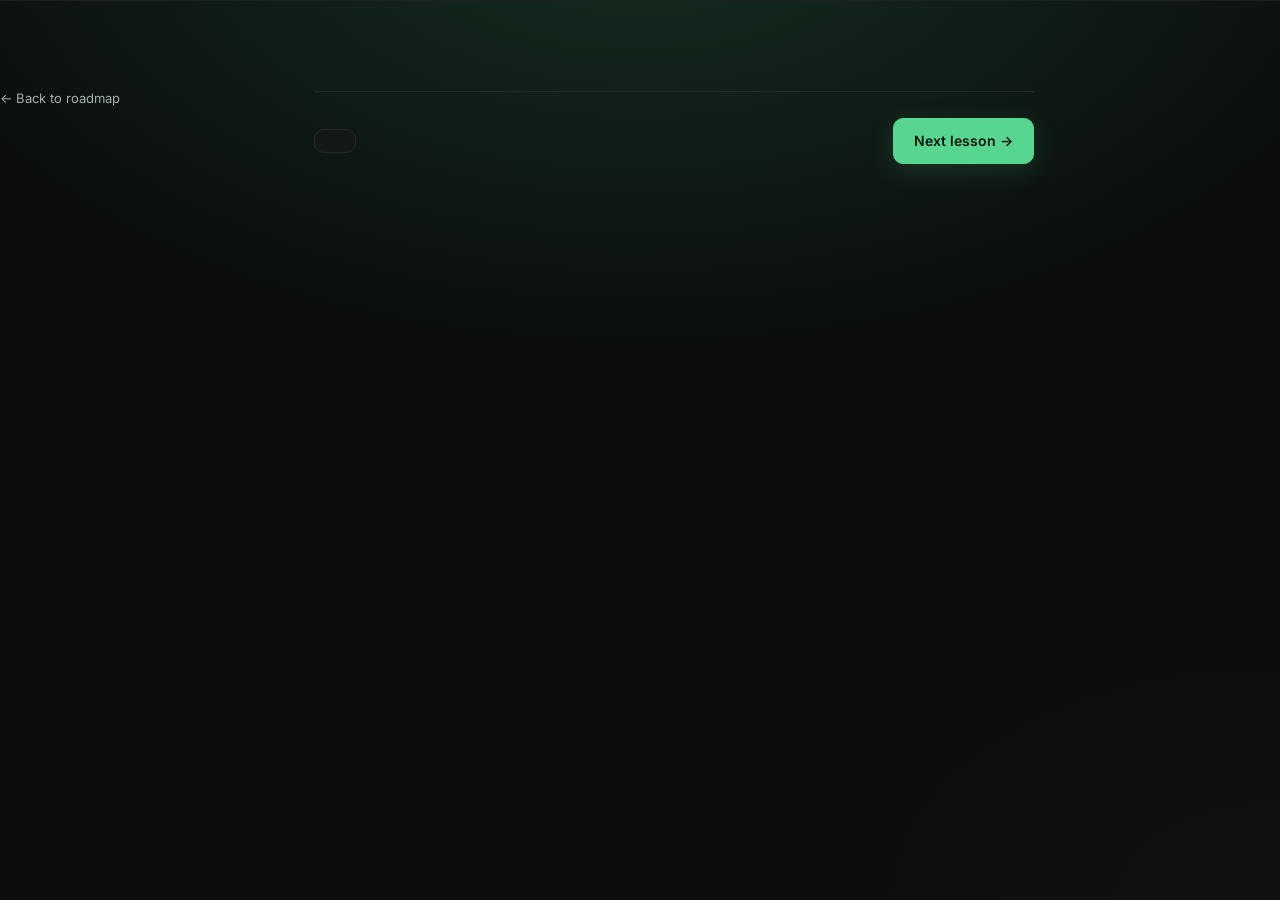
<file: lesson.html>
<!DOCTYPE html>
<html lang="en">
<head>
<meta charset="utf-8">
<meta name="viewport" content="width=device-width, initial-scale=1">
<title>Lesson — Cybersprouts</title>
<link rel="preconnect" href="https://fonts.googleapis.com">
<link rel="preconnect" href="https://fonts.gstatic.com" crossorigin>
<link href="https://fonts.googleapis.com/css2?family=Inter:wght@400;500;600;700&family=JetBrains+Mono:wght@400;500&display=swap" rel="stylesheet">
<link rel="stylesheet" href="assets/css/styles.css">
</head>
<body>
<header id="header"></header>

<main class="wrap lesson-layout">
  <aside class="lesson-nav">
    <a class="back" href="roadmap.html">← Back to roadmap</a>
    <h2 id="mod-title"></h2>
    <div class="modmeta" id="mod-meta"></div>
    <ul class="toc" id="toc"></ul>
  </aside>

  <article class="lesson">
    <div class="crumbs" id="crumbs"></div>
    <h1 id="lesson-title"></h1>
    <div class="lesson-meta" id="lesson-pills"></div>
    <p class="lesson-summary" id="lesson-summary"></p>
    <div class="lesson-body" id="lesson-body"></div>

    <div class="lesson-foot">
      <button class="btn" id="complete-btn"></button>
      <a class="btn btn-primary" id="next-btn">Next lesson →</a>
    </div>
  </article>
</main>

<footer id="footer"></footer>

<script src="assets/js/data.js"></script>
<script src="assets/js/app.js"></script>
<script src="assets/js/lesson.js"></script>
</body>
</html>
</file>
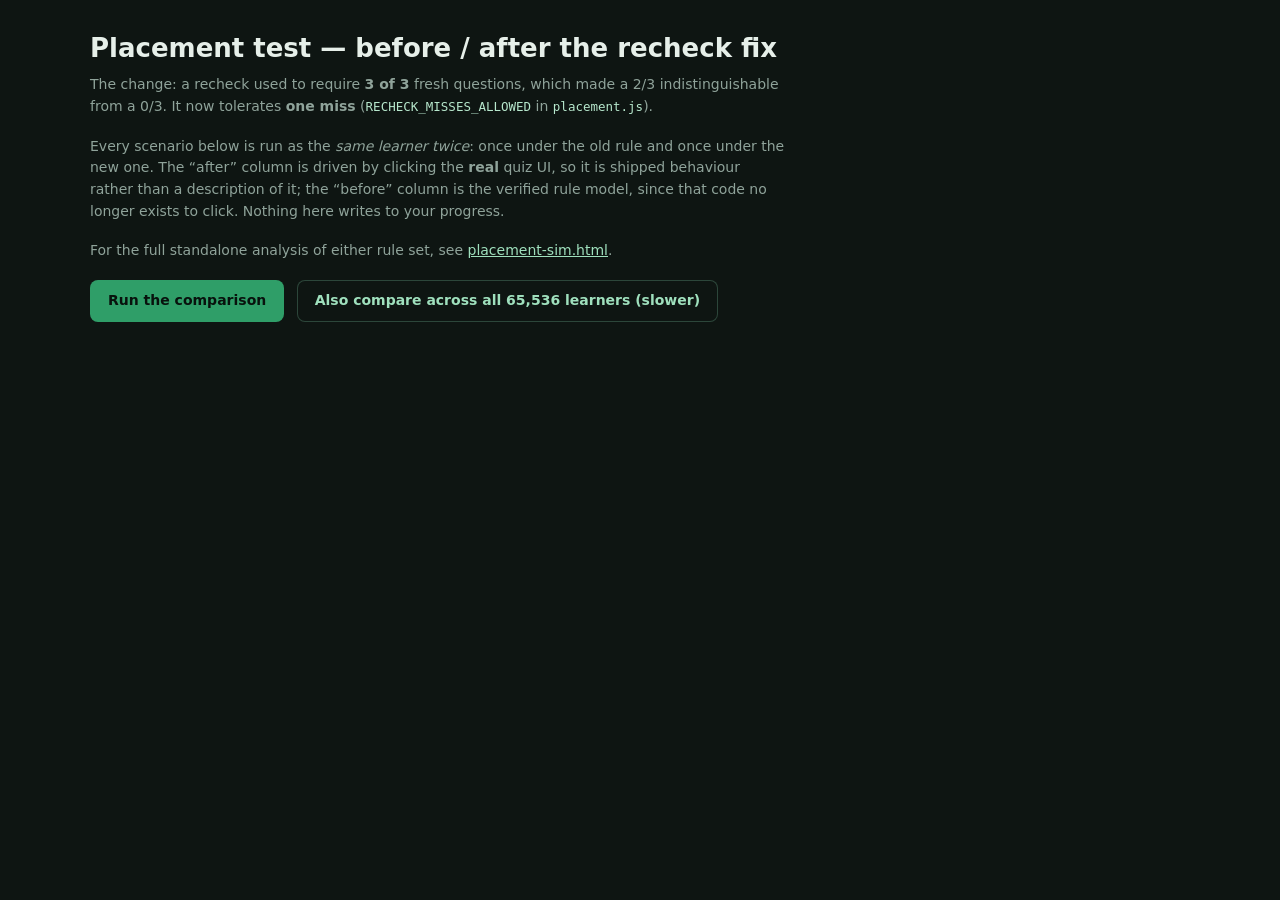
<file: tests/placement-compare.html>
<!doctype html>
<html lang="en">
<head>
<meta charset="utf-8">
<meta name="viewport" content="width=device-width, initial-scale=1, viewport-fit=cover">
<title>Placement test — before / after the recheck fix</title>
<style>
  :root { color-scheme: dark; }
  body {
    margin: 0; padding: 28px 20px 80px;
    background: #0e1512; color: #e6efe9;
    font: 14px/1.55 ui-sans-serif, -apple-system, "Segoe UI", system-ui, sans-serif;
  }
  .wrap { max-width: 1100px; margin: 0 auto; }
  h1 { font-size: 26px; margin: 0 0 6px; }
  h2 { font-size: 17px; margin: 38px 0 4px; color: #9fe0bd; }
  h2:first-of-type { margin-top: 26px; }
  p.note { color: #8fa39a; margin: 0 0 18px; max-width: 78ch; }
  p.sub { color: #8fa39a; margin: 0 0 14px; max-width: 86ch; font-size: 13px; }
  code { font-family: ui-monospace, SFMono-Regular, Menlo, monospace; font-size: 12.5px; color: #b7e8cd; }

  button {
    font: inherit; font-weight: 600; cursor: pointer;
    background: #2f9e68; color: #08120d; border: 0;
    border-radius: 8px; padding: 10px 18px; margin: 0 8px 20px 0;
  }
  button.ghost { background: transparent; color: #9fe0bd; box-shadow: inset 0 0 0 1px #2c463a; }
  button[disabled] { opacity: .5; cursor: default; }

  #status { color: #8fa39a; font-family: ui-monospace, Menlo, monospace; font-size: 12.5px; min-height: 18px; }

  table { border-collapse: collapse; width: 100%; margin: 6px 0 4px; font-size: 12.5px; }
  th, td { text-align: left; padding: 6px 10px; border-bottom: 1px solid #1d2b24; vertical-align: top; }
  th { color: #7f968b; font-weight: 600; font-size: 11px; letter-spacing: .06em; text-transform: uppercase; }
  td.num, th.num { text-align: right; font-family: ui-monospace, Menlo, monospace; }
  tr.stuck td { background: rgba(214, 92, 84, .13); }
  tr.fork  td { background: rgba(47, 158, 104, .12); }
  .tag { font-family: ui-monospace, Menlo, monospace; font-size: 11px; padding: 1px 6px; border-radius: 4px; }
  .tag.ok   { background: rgba(47,158,104,.22);  color: #8fe0b4; }
  .tag.bad  { background: rgba(214,92,84,.22);   color: #f0a29b; }
  .tag.warn { background: rgba(212,175,55,.18);  color: #e8d08a; }

  .scroll { overflow-x: auto; }
  pre.report {
    background: #08100c; border: 1px solid #1d2b24; border-radius: 10px;
    padding: 16px; overflow-x: auto; font-size: 12px; line-height: 1.5;
    color: #cfe3d7; white-space: pre;
  }
  .verify { border-radius: 10px; padding: 12px 16px; margin: 16px 0 0; font-size: 13px; }
  .verify.ok  { background: rgba(47,158,104,.12);  box-shadow: inset 0 0 0 1px #2b5c42; }
  .verify.bad { background: rgba(214,92,84,.14);   box-shadow: inset 0 0 0 1px #6b322e; }

  /* The real placement app runs in here. Hidden, but present and clickable. */
  #stage { position: absolute; width: 1px; height: 1px; overflow: hidden; clip-path: inset(50%); }
</style>
</head>
<body>
<div class="wrap">
  <h1>Placement test — before / after the recheck fix</h1>
  <p class="note">
    The change: a recheck used to require <strong>3 of 3</strong> fresh questions, which made a 2/3
    indistinguishable from a 0/3. It now tolerates <strong>one miss</strong>
    (<code>RECHECK_MISSES_ALLOWED</code> in <code>placement.js</code>).
  </p>
  <p class="note">
    Every scenario below is run as the <em>same learner twice</em>: once under the old rule and once under
    the new one. The “after” column is driven by clicking the <strong>real</strong> quiz UI, so it is
    shipped behaviour rather than a description of it; the “before” column is the verified rule model,
    since that code no longer exists to click. Nothing here writes to your progress.
  </p>
  <p class="note">
    For the full standalone analysis of either rule set, see
    <a href="placement-sim.html" style="color:#9fe0bd">placement-sim.html</a>.
  </p>

  <button id="run">Run the comparison</button>
  <button id="sweep" class="ghost">Also compare across all 65,536 learners (slower)</button>
  <div id="status"></div>

  <div id="out"></div>
</div>

<!-- The real app, and the stage it needs. -->
<div id="stage"><div id="quiz-root"></div></div>

<script src="../assets/js/data.js"></script>
<script src="../assets/js/app.js"></script>
<script>
  /* A harness that dies silently is worse than no harness: the page would
     just sit there looking like it was still working. Surface anything
     thrown so both the browser and the headless runner can see it. */
  function reportHarnessError(what, where) {
    var st = document.getElementById('status');
    if (st) st.textContent = 'HARNESS ERROR: ' + what;
    var out = document.getElementById('out');
    if (out) {
      out.insertAdjacentHTML('afterbegin',
        '<div class="verify bad"><strong>The harness threw before finishing.<\/strong><br>' +
        String(what) + '<br><span style="color:#8fa39a">' + (where || '') + '<\/span><\/div>');
    }
  }
  window.addEventListener('error', function (e) {
    reportHarnessError(e.message || e.error, (e.filename || '') + ':' + (e.lineno || '?'));
  });
  /* The run loop is async, so anything it throws arrives as a rejected
     promise rather than an error event. Without this the page just stops
     mid-matrix with no explanation. */
  window.addEventListener('unhandledrejection', function (e) {
    var r = e.reason || {};
    reportHarnessError(r.message || r, r.stack ? String(r.stack).split('\n')[1] || '' : '');
  });

  /* placement.js calls initChrome() and scrollTo() on every render. Neither is
     part of the grading logic, and both would fight this page, so stub them
     before placement.js loads. Nothing else about the app is touched. */
  window.initChrome = function () {};
  window.scrollTo = function () {};
</script>
<script src="../assets/js/placement.js"></script>
<script src="./placement-rules.js"></script>
<script src="./placement-driver.js"></script>
<script src="./placement-compare.js"></script>
</body>
</html>
</file>
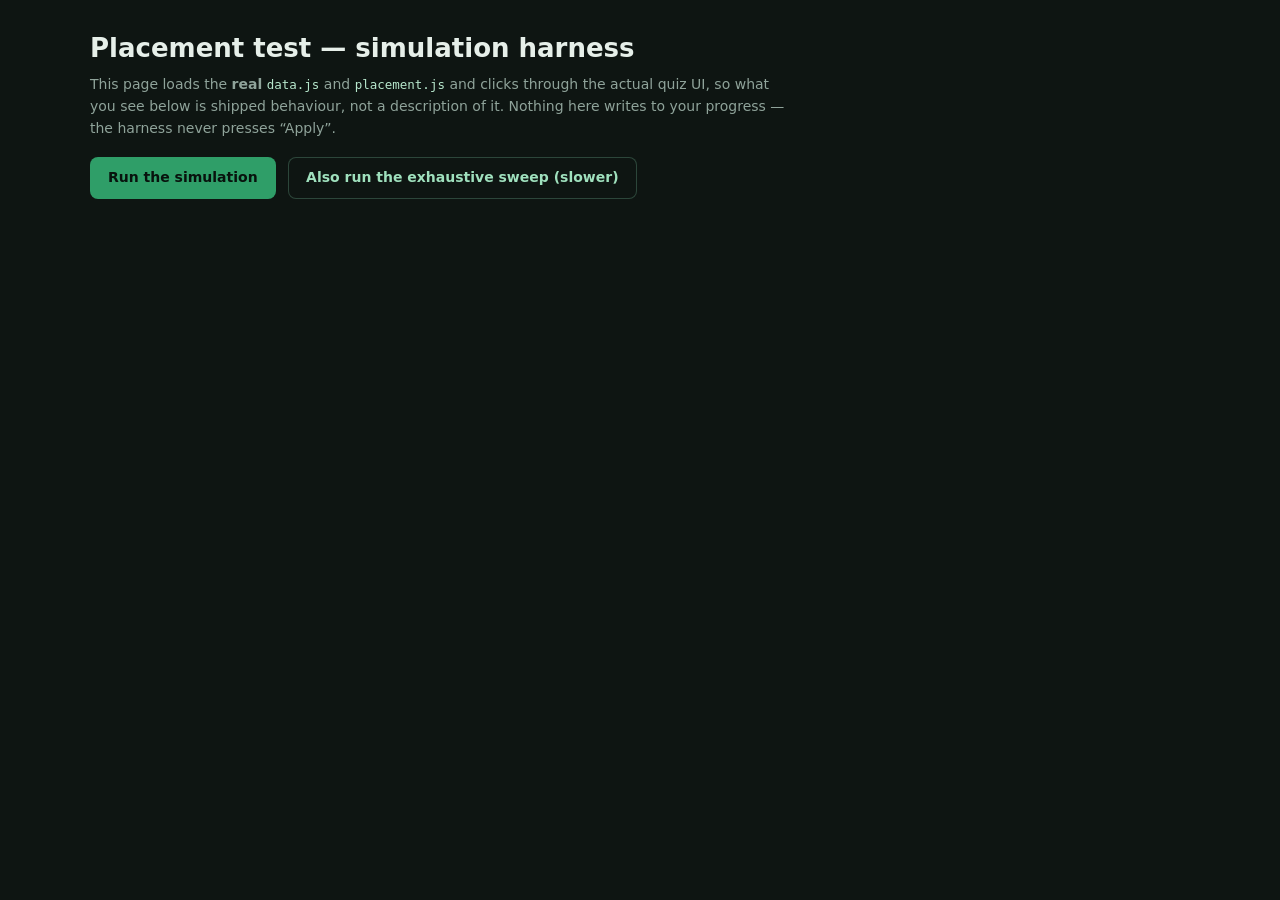
<file: tests/placement-sim.html>
<!doctype html>
<html lang="en">
<head>
<meta charset="utf-8">
<meta name="viewport" content="width=device-width, initial-scale=1, viewport-fit=cover">
<title>Placement test — simulation harness</title>
<style>
  :root { color-scheme: dark; }
  body {
    margin: 0; padding: 28px 20px 80px;
    background: #0e1512; color: #e6efe9;
    font: 14px/1.55 ui-sans-serif, -apple-system, "Segoe UI", system-ui, sans-serif;
  }
  .wrap { max-width: 1100px; margin: 0 auto; }
  h1 { font-size: 26px; margin: 0 0 6px; }
  h2 { font-size: 17px; margin: 38px 0 4px; color: #9fe0bd; }
  h2:first-of-type { margin-top: 26px; }
  p.note { color: #8fa39a; margin: 0 0 18px; max-width: 78ch; }
  p.sub { color: #8fa39a; margin: 0 0 14px; max-width: 86ch; font-size: 13px; }
  code { font-family: ui-monospace, SFMono-Regular, Menlo, monospace; font-size: 12.5px; color: #b7e8cd; }

  button {
    font: inherit; font-weight: 600; cursor: pointer;
    background: #2f9e68; color: #08120d; border: 0;
    border-radius: 8px; padding: 10px 18px; margin: 0 8px 20px 0;
  }
  button.ghost { background: transparent; color: #9fe0bd; box-shadow: inset 0 0 0 1px #2c463a; }
  button[disabled] { opacity: .5; cursor: default; }

  #status { color: #8fa39a; font-family: ui-monospace, Menlo, monospace; font-size: 12.5px; min-height: 18px; }

  table { border-collapse: collapse; width: 100%; margin: 6px 0 4px; font-size: 12.5px; }
  th, td { text-align: left; padding: 6px 10px; border-bottom: 1px solid #1d2b24; vertical-align: top; }
  th { color: #7f968b; font-weight: 600; font-size: 11px; letter-spacing: .06em; text-transform: uppercase; }
  td.num, th.num { text-align: right; font-family: ui-monospace, Menlo, monospace; }
  tr.stuck td { background: rgba(214, 92, 84, .13); }
  tr.fork  td { background: rgba(47, 158, 104, .12); }
  .tag { font-family: ui-monospace, Menlo, monospace; font-size: 11px; padding: 1px 6px; border-radius: 4px; }
  .tag.ok   { background: rgba(47,158,104,.22);  color: #8fe0b4; }
  .tag.bad  { background: rgba(214,92,84,.22);   color: #f0a29b; }
  .tag.warn { background: rgba(212,175,55,.18);  color: #e8d08a; }

  .scroll { overflow-x: auto; }
  pre.report {
    background: #08100c; border: 1px solid #1d2b24; border-radius: 10px;
    padding: 16px; overflow-x: auto; font-size: 12px; line-height: 1.5;
    color: #cfe3d7; white-space: pre;
  }
  .verify { border-radius: 10px; padding: 12px 16px; margin: 16px 0 0; font-size: 13px; }
  .verify.ok  { background: rgba(47,158,104,.12);  box-shadow: inset 0 0 0 1px #2b5c42; }
  .verify.bad { background: rgba(214,92,84,.14);   box-shadow: inset 0 0 0 1px #6b322e; }

  /* The real placement app runs in here. Hidden, but present and clickable. */
  #stage { position: absolute; width: 1px; height: 1px; overflow: hidden; clip-path: inset(50%); }
</style>
</head>
<body>
<div class="wrap">
  <h1>Placement test — simulation harness</h1>
  <p class="note">
    This page loads the <strong>real</strong> <code>data.js</code> and <code>placement.js</code> and clicks
    through the actual quiz UI, so what you see below is shipped behaviour, not a description of it.
    Nothing here writes to your progress — the harness never presses “Apply”.
  </p>

  <button id="run">Run the simulation</button>
  <button id="sweep" class="ghost">Also run the exhaustive sweep (slower)</button>
  <div id="status"></div>

  <div id="out"></div>
</div>

<!-- The real app, and the stage it needs. -->
<div id="stage"><div id="quiz-root"></div></div>

<script src="../assets/js/data.js"></script>
<script src="../assets/js/app.js"></script>
<script>
  /* A harness that dies silently is worse than no harness: the page would
     just sit there looking like it was still working. Surface anything
     thrown so both the browser and the headless runner can see it. */
  function reportHarnessError(what, where) {
    var st = document.getElementById('status');
    if (st) st.textContent = 'HARNESS ERROR: ' + what;
    var out = document.getElementById('out');
    if (out) {
      out.insertAdjacentHTML('afterbegin',
        '<div class="verify bad"><strong>The harness threw before finishing.<\/strong><br>' +
        String(what) + '<br><span style="color:#8fa39a">' + (where || '') + '<\/span><\/div>');
    }
  }
  window.addEventListener('error', function (e) {
    reportHarnessError(e.message || e.error, (e.filename || '') + ':' + (e.lineno || '?'));
  });
  /* The run loop is async, so anything it throws arrives as a rejected
     promise rather than an error event. Without this the page just stops
     mid-matrix with no explanation. */
  window.addEventListener('unhandledrejection', function (e) {
    var r = e.reason || {};
    reportHarnessError(r.message || r, r.stack ? String(r.stack).split('\n')[1] || '' : '');
  });

  /* placement.js calls initChrome() and scrollTo() on every render. Neither is
     part of the grading logic, and both would fight this page, so stub them
     before placement.js loads. Nothing else about the app is touched. */
  window.initChrome = function () {};
  window.scrollTo = function () {};
</script>
<script src="../assets/js/placement.js"></script>
<script src="./placement-rules.js"></script>
<script src="./placement-driver.js"></script>
<script src="./placement-sim.js"></script>
</body>
</html>
</file>
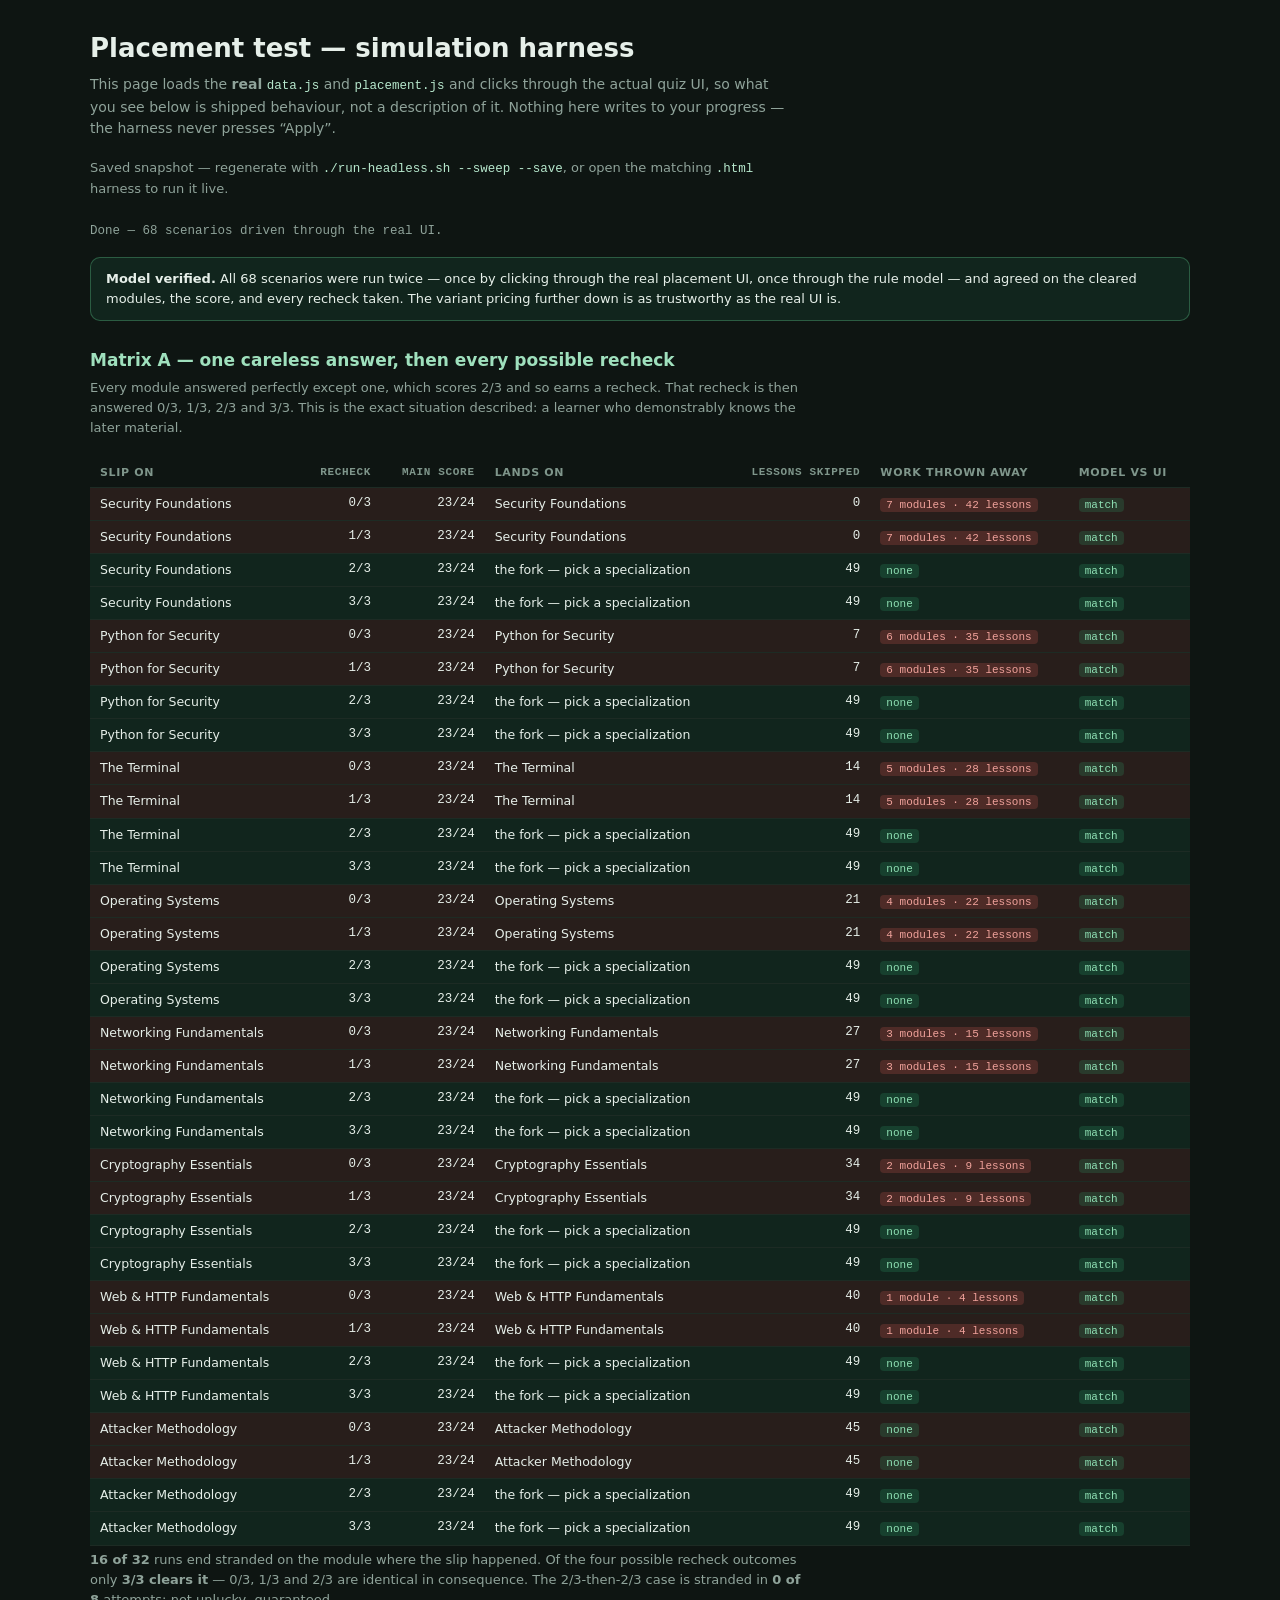
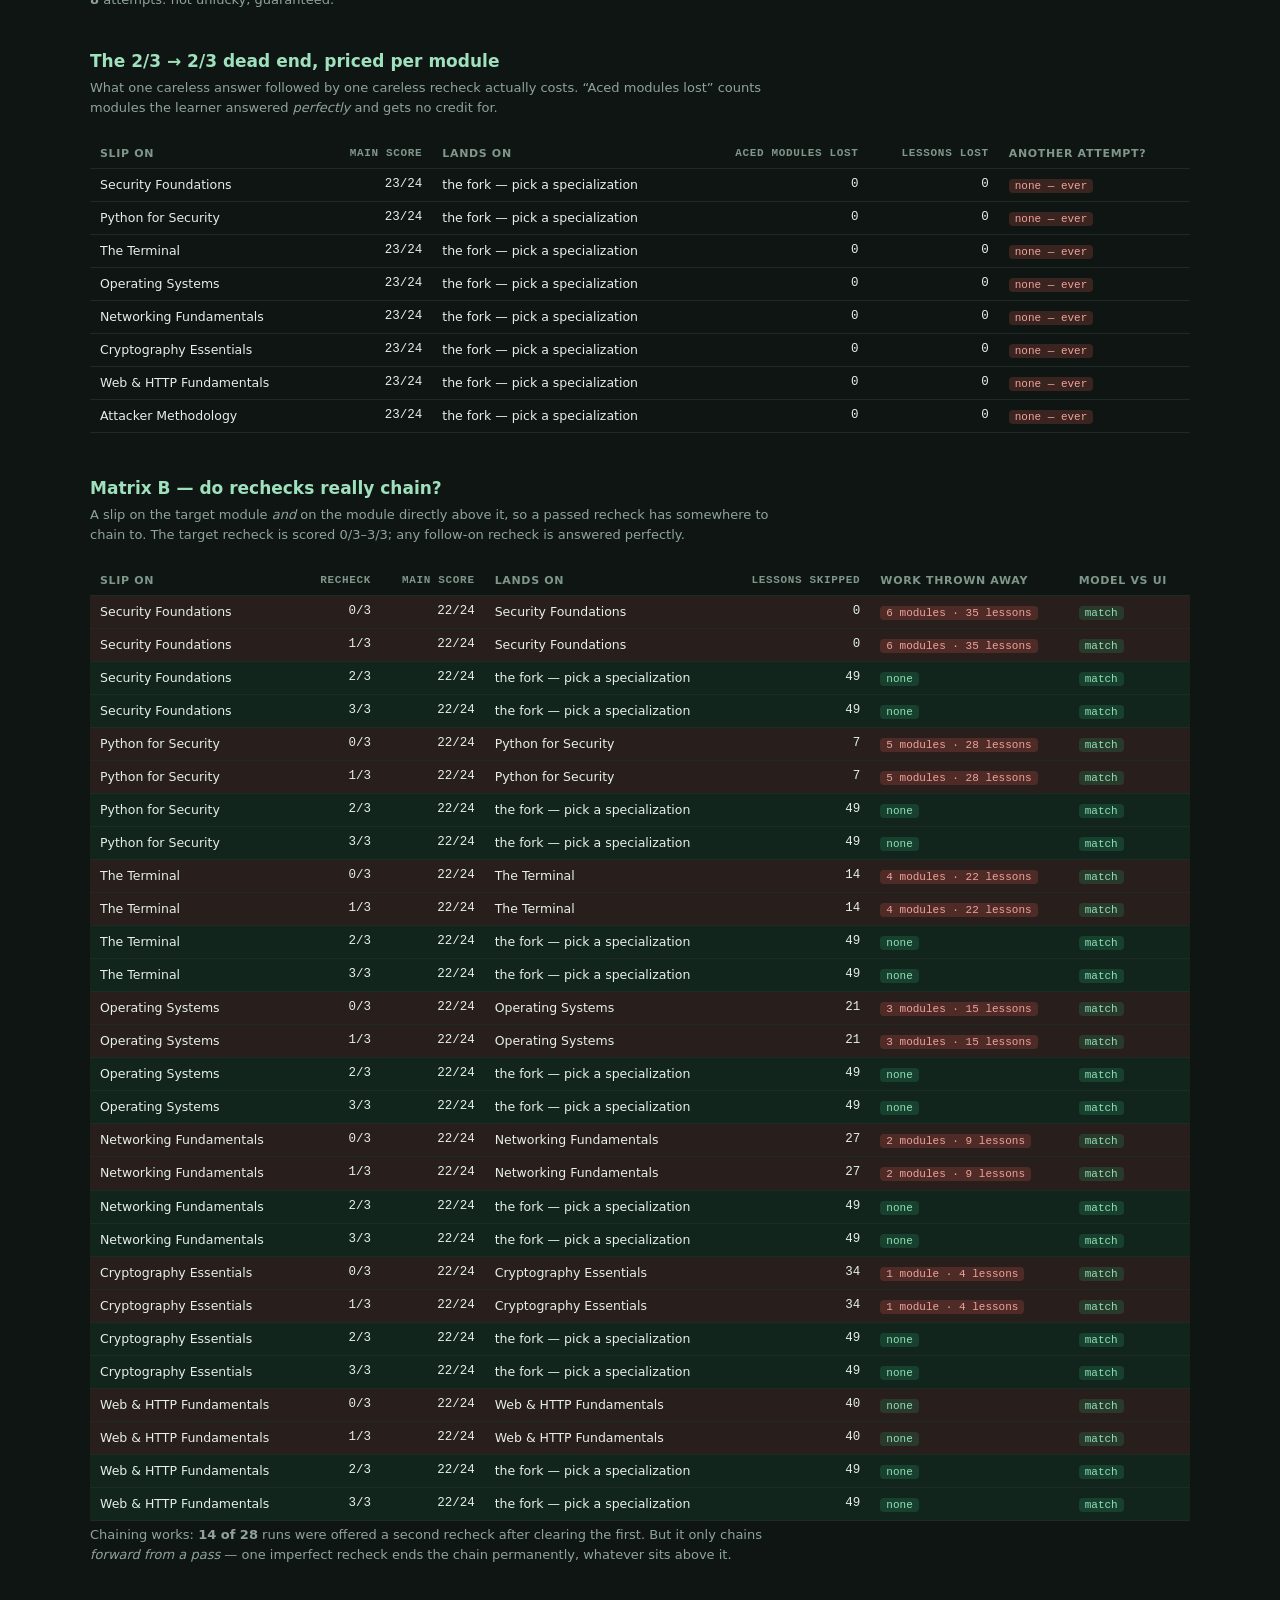
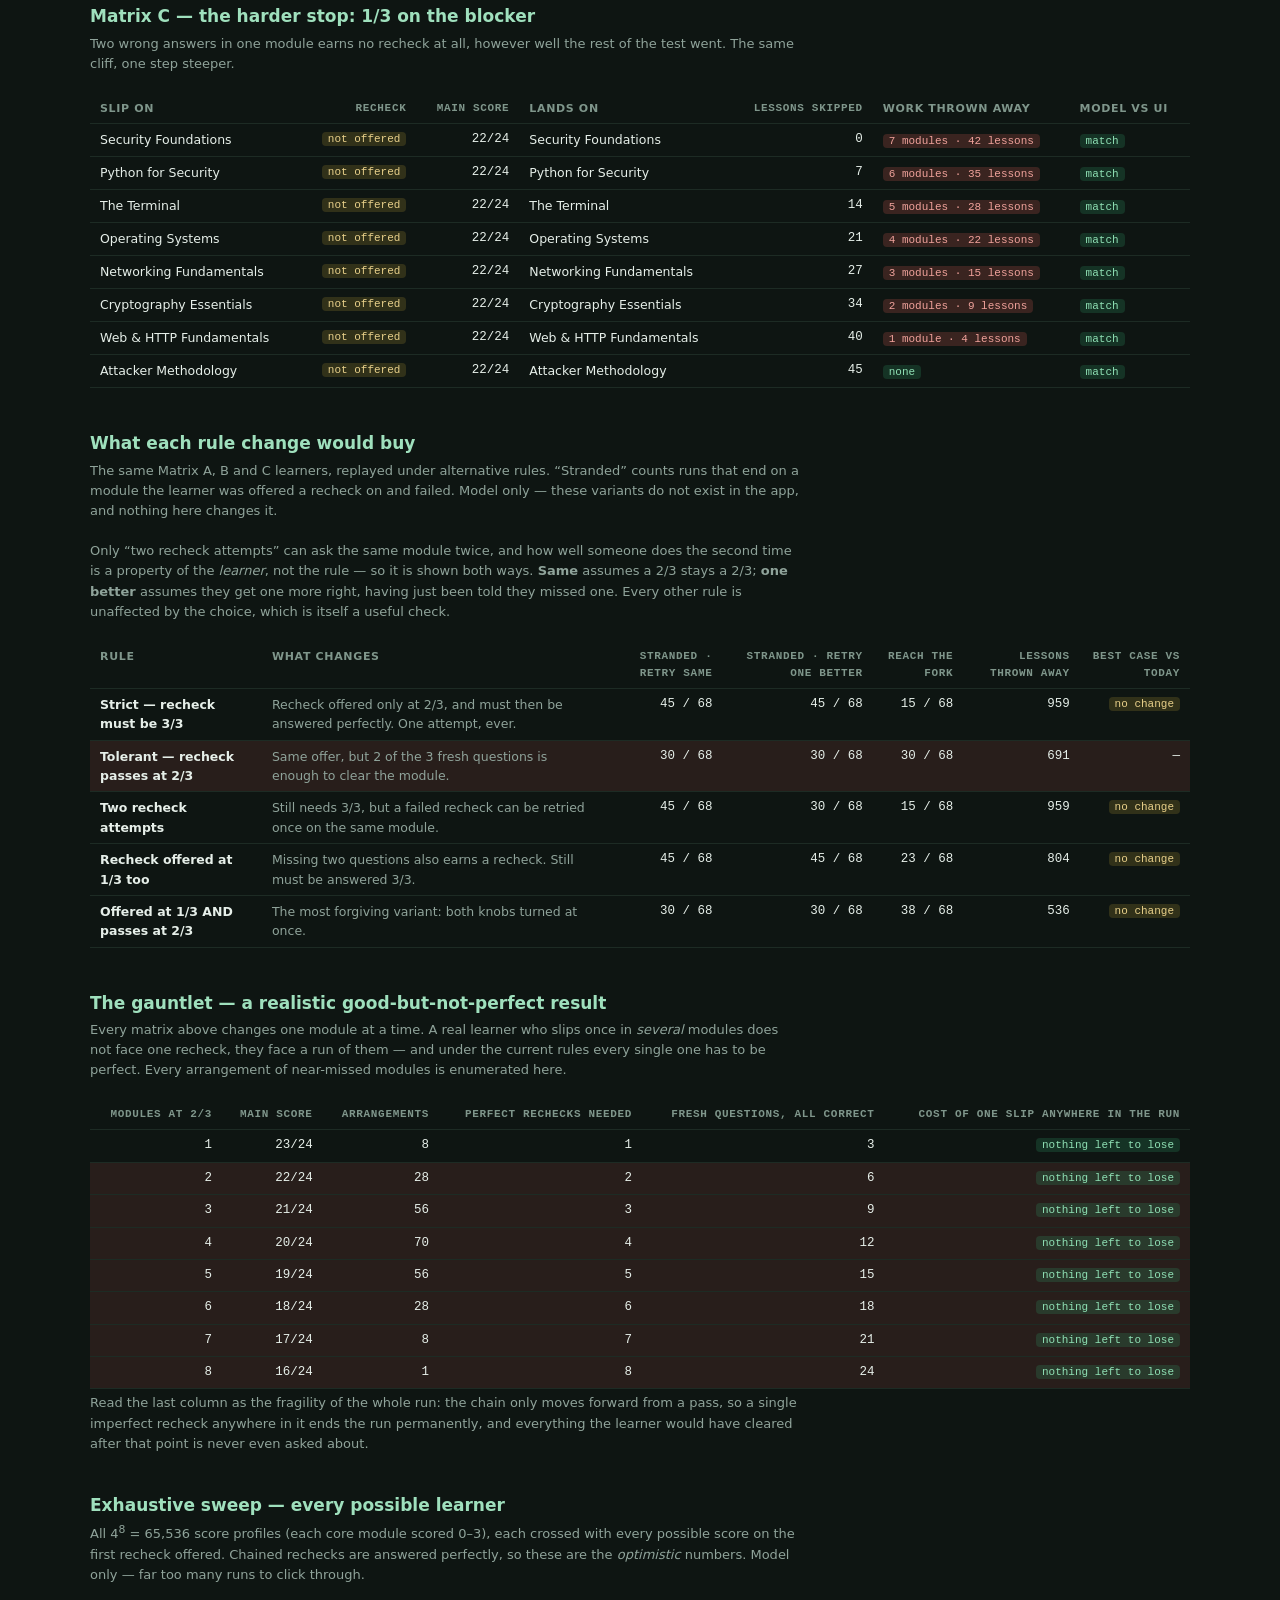
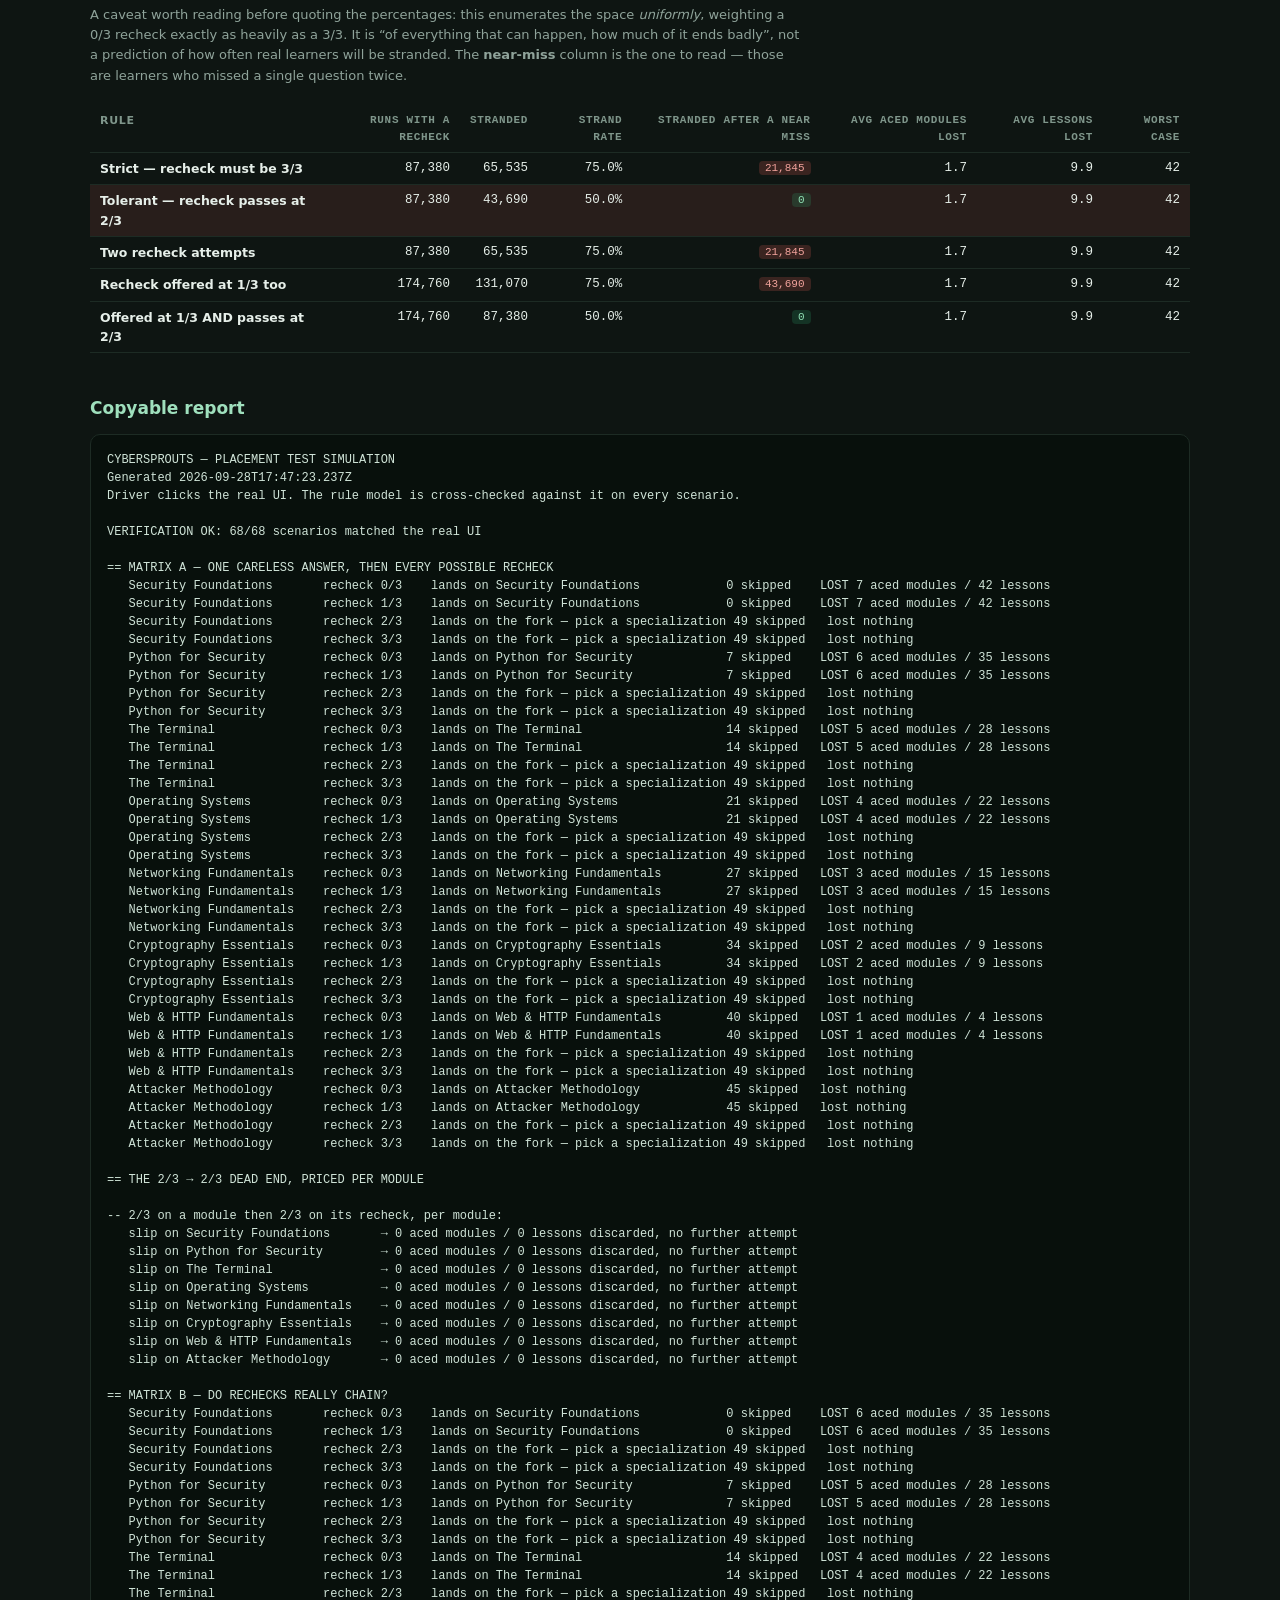
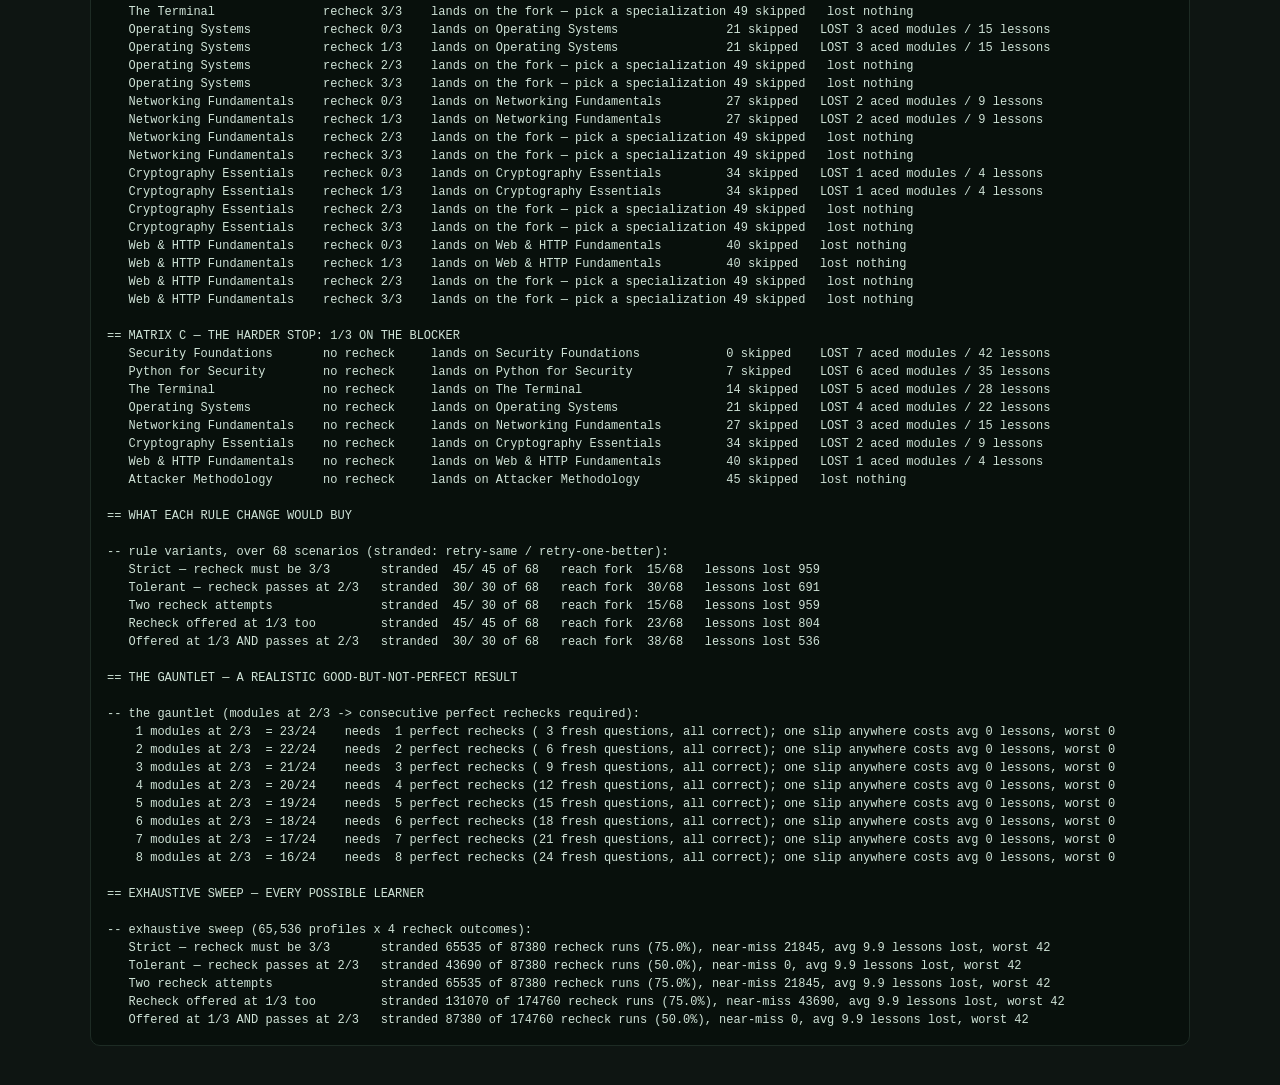
<file: tests/report-after-fix.html>
<!DOCTYPE html>
<html lang="en"><head>
<meta charset="utf-8">
<meta name="viewport" content="width=device-width, initial-scale=1, viewport-fit=cover">
<title>Placement test — simulation harness</title>
<style>
  :root { color-scheme: dark; }
  body {
    margin: 0; padding: 28px 20px 80px;
    background: #0e1512; color: #e6efe9;
    font: 14px/1.55 ui-sans-serif, -apple-system, "Segoe UI", system-ui, sans-serif;
  }
  .wrap { max-width: 1100px; margin: 0 auto; }
  h1 { font-size: 26px; margin: 0 0 6px; }
  h2 { font-size: 17px; margin: 38px 0 4px; color: #9fe0bd; }
  h2:first-of-type { margin-top: 26px; }
  p.note { color: #8fa39a; margin: 0 0 18px; max-width: 78ch; }
  p.sub { color: #8fa39a; margin: 0 0 14px; max-width: 86ch; font-size: 13px; }
  code { font-family: ui-monospace, SFMono-Regular, Menlo, monospace; font-size: 12.5px; color: #b7e8cd; }

  button {
    font: inherit; font-weight: 600; cursor: pointer;
    background: #2f9e68; color: #08120d; border: 0;
    border-radius: 8px; padding: 10px 18px; margin: 0 8px 20px 0;
  }
  button.ghost { background: transparent; color: #9fe0bd; box-shadow: inset 0 0 0 1px #2c463a; }
  button[disabled] { opacity: .5; cursor: default; }

  #status { color: #8fa39a; font-family: ui-monospace, Menlo, monospace; font-size: 12.5px; min-height: 18px; }

  table { border-collapse: collapse; width: 100%; margin: 6px 0 4px; font-size: 12.5px; }
  th, td { text-align: left; padding: 6px 10px; border-bottom: 1px solid #1d2b24; vertical-align: top; }
  th { color: #7f968b; font-weight: 600; font-size: 11px; letter-spacing: .06em; text-transform: uppercase; }
  td.num, th.num { text-align: right; font-family: ui-monospace, Menlo, monospace; }
  tr.stuck td { background: rgba(214, 92, 84, .13); }
  tr.fork  td { background: rgba(47, 158, 104, .12); }
  .tag { font-family: ui-monospace, Menlo, monospace; font-size: 11px; padding: 1px 6px; border-radius: 4px; }
  .tag.ok   { background: rgba(47,158,104,.22);  color: #8fe0b4; }
  .tag.bad  { background: rgba(214,92,84,.22);   color: #f0a29b; }
  .tag.warn { background: rgba(212,175,55,.18);  color: #e8d08a; }

  .scroll { overflow-x: auto; }
  pre.report {
    background: #08100c; border: 1px solid #1d2b24; border-radius: 10px;
    padding: 16px; overflow-x: auto; font-size: 12px; line-height: 1.5;
    color: #cfe3d7; white-space: pre;
  }
  .verify { border-radius: 10px; padding: 12px 16px; margin: 16px 0 0; font-size: 13px; }
  .verify.ok  { background: rgba(47,158,104,.12);  box-shadow: inset 0 0 0 1px #2b5c42; }
  .verify.bad { background: rgba(214,92,84,.14);   box-shadow: inset 0 0 0 1px #6b322e; }

  /* The real placement app runs in here. Hidden, but present and clickable. */
  #stage { position: absolute; width: 1px; height: 1px; overflow: hidden; clip-path: inset(50%); }
</style>
</head>
<body>
<div class="wrap">
  <h1>Placement test — simulation harness</h1>
  <p class="note">
    This page loads the <strong>real</strong> <code>data.js</code> and <code>placement.js</code> and clicks
    through the actual quiz UI, so what you see below is shipped behaviour, not a description of it.
    Nothing here writes to your progress — the harness never presses “Apply”.
  </p>

  
  <p class="sub" style="margin-bottom:22px">Saved snapshot &mdash; regenerate with <code>./run-headless.sh --sweep --save</code>, or open the matching <code>.html</code> harness to run it live.</p>
  <div id="status">Done — 68 scenarios driven through the real UI.</div>

  <div id="out"><div class="verify ok"><strong>Model verified.</strong> All 68 scenarios were run twice — once by clicking through the real placement UI, once through the rule model — and agreed on the cleared modules, the score, and every recheck taken. The variant pricing further down is as trustworthy as the real UI is.</div><h2>Matrix A — one careless answer, then every possible recheck</h2><p class="sub">Every module answered perfectly except one, which scores 2/3 and so earns a recheck. That recheck is then answered 0/3, 1/3, 2/3 and 3/3. This is the exact situation described: a learner who demonstrably knows the later material.</p><div class="scroll"><table><thead><tr><th class="">Slip on</th><th class="num">Recheck</th><th class="num">Main score</th><th class="">Lands on</th><th class="num">Lessons skipped</th><th class="">Work thrown away</th><th class="">Model vs UI</th></tr></thead><tbody><tr class="stuck"><td class="">Security Foundations</td><td class="num">0/3</td><td class="num">23/24</td><td class="">Security Foundations</td><td class="num">0</td><td class=""><span class="tag bad">7 modules · 42 lessons</span></td><td class=""><span class="tag ok">match</span></td></tr><tr class="stuck"><td class="">Security Foundations</td><td class="num">1/3</td><td class="num">23/24</td><td class="">Security Foundations</td><td class="num">0</td><td class=""><span class="tag bad">7 modules · 42 lessons</span></td><td class=""><span class="tag ok">match</span></td></tr><tr class="fork"><td class="">Security Foundations</td><td class="num">2/3</td><td class="num">23/24</td><td class="">the fork — pick a specialization</td><td class="num">49</td><td class=""><span class="tag ok">none</span></td><td class=""><span class="tag ok">match</span></td></tr><tr class="fork"><td class="">Security Foundations</td><td class="num">3/3</td><td class="num">23/24</td><td class="">the fork — pick a specialization</td><td class="num">49</td><td class=""><span class="tag ok">none</span></td><td class=""><span class="tag ok">match</span></td></tr><tr class="stuck"><td class="">Python for Security</td><td class="num">0/3</td><td class="num">23/24</td><td class="">Python for Security</td><td class="num">7</td><td class=""><span class="tag bad">6 modules · 35 lessons</span></td><td class=""><span class="tag ok">match</span></td></tr><tr class="stuck"><td class="">Python for Security</td><td class="num">1/3</td><td class="num">23/24</td><td class="">Python for Security</td><td class="num">7</td><td class=""><span class="tag bad">6 modules · 35 lessons</span></td><td class=""><span class="tag ok">match</span></td></tr><tr class="fork"><td class="">Python for Security</td><td class="num">2/3</td><td class="num">23/24</td><td class="">the fork — pick a specialization</td><td class="num">49</td><td class=""><span class="tag ok">none</span></td><td class=""><span class="tag ok">match</span></td></tr><tr class="fork"><td class="">Python for Security</td><td class="num">3/3</td><td class="num">23/24</td><td class="">the fork — pick a specialization</td><td class="num">49</td><td class=""><span class="tag ok">none</span></td><td class=""><span class="tag ok">match</span></td></tr><tr class="stuck"><td class="">The Terminal</td><td class="num">0/3</td><td class="num">23/24</td><td class="">The Terminal</td><td class="num">14</td><td class=""><span class="tag bad">5 modules · 28 lessons</span></td><td class=""><span class="tag ok">match</span></td></tr><tr class="stuck"><td class="">The Terminal</td><td class="num">1/3</td><td class="num">23/24</td><td class="">The Terminal</td><td class="num">14</td><td class=""><span class="tag bad">5 modules · 28 lessons</span></td><td class=""><span class="tag ok">match</span></td></tr><tr class="fork"><td class="">The Terminal</td><td class="num">2/3</td><td class="num">23/24</td><td class="">the fork — pick a specialization</td><td class="num">49</td><td class=""><span class="tag ok">none</span></td><td class=""><span class="tag ok">match</span></td></tr><tr class="fork"><td class="">The Terminal</td><td class="num">3/3</td><td class="num">23/24</td><td class="">the fork — pick a specialization</td><td class="num">49</td><td class=""><span class="tag ok">none</span></td><td class=""><span class="tag ok">match</span></td></tr><tr class="stuck"><td class="">Operating Systems</td><td class="num">0/3</td><td class="num">23/24</td><td class="">Operating Systems</td><td class="num">21</td><td class=""><span class="tag bad">4 modules · 22 lessons</span></td><td class=""><span class="tag ok">match</span></td></tr><tr class="stuck"><td class="">Operating Systems</td><td class="num">1/3</td><td class="num">23/24</td><td class="">Operating Systems</td><td class="num">21</td><td class=""><span class="tag bad">4 modules · 22 lessons</span></td><td class=""><span class="tag ok">match</span></td></tr><tr class="fork"><td class="">Operating Systems</td><td class="num">2/3</td><td class="num">23/24</td><td class="">the fork — pick a specialization</td><td class="num">49</td><td class=""><span class="tag ok">none</span></td><td class=""><span class="tag ok">match</span></td></tr><tr class="fork"><td class="">Operating Systems</td><td class="num">3/3</td><td class="num">23/24</td><td class="">the fork — pick a specialization</td><td class="num">49</td><td class=""><span class="tag ok">none</span></td><td class=""><span class="tag ok">match</span></td></tr><tr class="stuck"><td class="">Networking Fundamentals</td><td class="num">0/3</td><td class="num">23/24</td><td class="">Networking Fundamentals</td><td class="num">27</td><td class=""><span class="tag bad">3 modules · 15 lessons</span></td><td class=""><span class="tag ok">match</span></td></tr><tr class="stuck"><td class="">Networking Fundamentals</td><td class="num">1/3</td><td class="num">23/24</td><td class="">Networking Fundamentals</td><td class="num">27</td><td class=""><span class="tag bad">3 modules · 15 lessons</span></td><td class=""><span class="tag ok">match</span></td></tr><tr class="fork"><td class="">Networking Fundamentals</td><td class="num">2/3</td><td class="num">23/24</td><td class="">the fork — pick a specialization</td><td class="num">49</td><td class=""><span class="tag ok">none</span></td><td class=""><span class="tag ok">match</span></td></tr><tr class="fork"><td class="">Networking Fundamentals</td><td class="num">3/3</td><td class="num">23/24</td><td class="">the fork — pick a specialization</td><td class="num">49</td><td class=""><span class="tag ok">none</span></td><td class=""><span class="tag ok">match</span></td></tr><tr class="stuck"><td class="">Cryptography Essentials</td><td class="num">0/3</td><td class="num">23/24</td><td class="">Cryptography Essentials</td><td class="num">34</td><td class=""><span class="tag bad">2 modules · 9 lessons</span></td><td class=""><span class="tag ok">match</span></td></tr><tr class="stuck"><td class="">Cryptography Essentials</td><td class="num">1/3</td><td class="num">23/24</td><td class="">Cryptography Essentials</td><td class="num">34</td><td class=""><span class="tag bad">2 modules · 9 lessons</span></td><td class=""><span class="tag ok">match</span></td></tr><tr class="fork"><td class="">Cryptography Essentials</td><td class="num">2/3</td><td class="num">23/24</td><td class="">the fork — pick a specialization</td><td class="num">49</td><td class=""><span class="tag ok">none</span></td><td class=""><span class="tag ok">match</span></td></tr><tr class="fork"><td class="">Cryptography Essentials</td><td class="num">3/3</td><td class="num">23/24</td><td class="">the fork — pick a specialization</td><td class="num">49</td><td class=""><span class="tag ok">none</span></td><td class=""><span class="tag ok">match</span></td></tr><tr class="stuck"><td class="">Web &amp; HTTP Fundamentals</td><td class="num">0/3</td><td class="num">23/24</td><td class="">Web &amp; HTTP Fundamentals</td><td class="num">40</td><td class=""><span class="tag bad">1 module · 4 lessons</span></td><td class=""><span class="tag ok">match</span></td></tr><tr class="stuck"><td class="">Web &amp; HTTP Fundamentals</td><td class="num">1/3</td><td class="num">23/24</td><td class="">Web &amp; HTTP Fundamentals</td><td class="num">40</td><td class=""><span class="tag bad">1 module · 4 lessons</span></td><td class=""><span class="tag ok">match</span></td></tr><tr class="fork"><td class="">Web &amp; HTTP Fundamentals</td><td class="num">2/3</td><td class="num">23/24</td><td class="">the fork — pick a specialization</td><td class="num">49</td><td class=""><span class="tag ok">none</span></td><td class=""><span class="tag ok">match</span></td></tr><tr class="fork"><td class="">Web &amp; HTTP Fundamentals</td><td class="num">3/3</td><td class="num">23/24</td><td class="">the fork — pick a specialization</td><td class="num">49</td><td class=""><span class="tag ok">none</span></td><td class=""><span class="tag ok">match</span></td></tr><tr class="stuck"><td class="">Attacker Methodology</td><td class="num">0/3</td><td class="num">23/24</td><td class="">Attacker Methodology</td><td class="num">45</td><td class=""><span class="tag ok">none</span></td><td class=""><span class="tag ok">match</span></td></tr><tr class="stuck"><td class="">Attacker Methodology</td><td class="num">1/3</td><td class="num">23/24</td><td class="">Attacker Methodology</td><td class="num">45</td><td class=""><span class="tag ok">none</span></td><td class=""><span class="tag ok">match</span></td></tr><tr class="fork"><td class="">Attacker Methodology</td><td class="num">2/3</td><td class="num">23/24</td><td class="">the fork — pick a specialization</td><td class="num">49</td><td class=""><span class="tag ok">none</span></td><td class=""><span class="tag ok">match</span></td></tr><tr class="fork"><td class="">Attacker Methodology</td><td class="num">3/3</td><td class="num">23/24</td><td class="">the fork — pick a specialization</td><td class="num">49</td><td class=""><span class="tag ok">none</span></td><td class=""><span class="tag ok">match</span></td></tr></tbody></table></div><p class="sub"><strong>16 of 32</strong> runs end stranded on the module where the slip happened. Of the four possible recheck outcomes only <strong>3/3 clears it</strong> — 0/3, 1/3 and 2/3 are identical in consequence. The 2/3-then-2/3 case is stranded in <strong>0 of 8</strong> attempts: not unlucky, guaranteed.</p><h2>The 2/3 → 2/3 dead end, priced per module</h2><p class="sub">What one careless answer followed by one careless recheck actually costs. “Aced modules lost” counts modules the learner answered <em>perfectly</em> and gets no credit for.</p><div class="scroll"><table><thead><tr><th class="">Slip on</th><th class="num">Main score</th><th class="">Lands on</th><th class="num">Aced modules lost</th><th class="num">Lessons lost</th><th class="">Another attempt?</th></tr></thead><tbody><tr class=""><td class="">Security Foundations</td><td class="num">23/24</td><td class="">the fork — pick a specialization</td><td class="num">0</td><td class="num">0</td><td class=""><span class="tag bad">none — ever</span></td></tr><tr class=""><td class="">Python for Security</td><td class="num">23/24</td><td class="">the fork — pick a specialization</td><td class="num">0</td><td class="num">0</td><td class=""><span class="tag bad">none — ever</span></td></tr><tr class=""><td class="">The Terminal</td><td class="num">23/24</td><td class="">the fork — pick a specialization</td><td class="num">0</td><td class="num">0</td><td class=""><span class="tag bad">none — ever</span></td></tr><tr class=""><td class="">Operating Systems</td><td class="num">23/24</td><td class="">the fork — pick a specialization</td><td class="num">0</td><td class="num">0</td><td class=""><span class="tag bad">none — ever</span></td></tr><tr class=""><td class="">Networking Fundamentals</td><td class="num">23/24</td><td class="">the fork — pick a specialization</td><td class="num">0</td><td class="num">0</td><td class=""><span class="tag bad">none — ever</span></td></tr><tr class=""><td class="">Cryptography Essentials</td><td class="num">23/24</td><td class="">the fork — pick a specialization</td><td class="num">0</td><td class="num">0</td><td class=""><span class="tag bad">none — ever</span></td></tr><tr class=""><td class="">Web &amp; HTTP Fundamentals</td><td class="num">23/24</td><td class="">the fork — pick a specialization</td><td class="num">0</td><td class="num">0</td><td class=""><span class="tag bad">none — ever</span></td></tr><tr class=""><td class="">Attacker Methodology</td><td class="num">23/24</td><td class="">the fork — pick a specialization</td><td class="num">0</td><td class="num">0</td><td class=""><span class="tag bad">none — ever</span></td></tr></tbody></table></div><h2>Matrix B — do rechecks really chain?</h2><p class="sub">A slip on the target module <em>and</em> on the module directly above it, so a passed recheck has somewhere to chain to. The target recheck is scored 0/3–3/3; any follow-on recheck is answered perfectly.</p><div class="scroll"><table><thead><tr><th class="">Slip on</th><th class="num">Recheck</th><th class="num">Main score</th><th class="">Lands on</th><th class="num">Lessons skipped</th><th class="">Work thrown away</th><th class="">Model vs UI</th></tr></thead><tbody><tr class="stuck"><td class="">Security Foundations</td><td class="num">0/3</td><td class="num">22/24</td><td class="">Security Foundations</td><td class="num">0</td><td class=""><span class="tag bad">6 modules · 35 lessons</span></td><td class=""><span class="tag ok">match</span></td></tr><tr class="stuck"><td class="">Security Foundations</td><td class="num">1/3</td><td class="num">22/24</td><td class="">Security Foundations</td><td class="num">0</td><td class=""><span class="tag bad">6 modules · 35 lessons</span></td><td class=""><span class="tag ok">match</span></td></tr><tr class="fork"><td class="">Security Foundations</td><td class="num">2/3</td><td class="num">22/24</td><td class="">the fork — pick a specialization</td><td class="num">49</td><td class=""><span class="tag ok">none</span></td><td class=""><span class="tag ok">match</span></td></tr><tr class="fork"><td class="">Security Foundations</td><td class="num">3/3</td><td class="num">22/24</td><td class="">the fork — pick a specialization</td><td class="num">49</td><td class=""><span class="tag ok">none</span></td><td class=""><span class="tag ok">match</span></td></tr><tr class="stuck"><td class="">Python for Security</td><td class="num">0/3</td><td class="num">22/24</td><td class="">Python for Security</td><td class="num">7</td><td class=""><span class="tag bad">5 modules · 28 lessons</span></td><td class=""><span class="tag ok">match</span></td></tr><tr class="stuck"><td class="">Python for Security</td><td class="num">1/3</td><td class="num">22/24</td><td class="">Python for Security</td><td class="num">7</td><td class=""><span class="tag bad">5 modules · 28 lessons</span></td><td class=""><span class="tag ok">match</span></td></tr><tr class="fork"><td class="">Python for Security</td><td class="num">2/3</td><td class="num">22/24</td><td class="">the fork — pick a specialization</td><td class="num">49</td><td class=""><span class="tag ok">none</span></td><td class=""><span class="tag ok">match</span></td></tr><tr class="fork"><td class="">Python for Security</td><td class="num">3/3</td><td class="num">22/24</td><td class="">the fork — pick a specialization</td><td class="num">49</td><td class=""><span class="tag ok">none</span></td><td class=""><span class="tag ok">match</span></td></tr><tr class="stuck"><td class="">The Terminal</td><td class="num">0/3</td><td class="num">22/24</td><td class="">The Terminal</td><td class="num">14</td><td class=""><span class="tag bad">4 modules · 22 lessons</span></td><td class=""><span class="tag ok">match</span></td></tr><tr class="stuck"><td class="">The Terminal</td><td class="num">1/3</td><td class="num">22/24</td><td class="">The Terminal</td><td class="num">14</td><td class=""><span class="tag bad">4 modules · 22 lessons</span></td><td class=""><span class="tag ok">match</span></td></tr><tr class="fork"><td class="">The Terminal</td><td class="num">2/3</td><td class="num">22/24</td><td class="">the fork — pick a specialization</td><td class="num">49</td><td class=""><span class="tag ok">none</span></td><td class=""><span class="tag ok">match</span></td></tr><tr class="fork"><td class="">The Terminal</td><td class="num">3/3</td><td class="num">22/24</td><td class="">the fork — pick a specialization</td><td class="num">49</td><td class=""><span class="tag ok">none</span></td><td class=""><span class="tag ok">match</span></td></tr><tr class="stuck"><td class="">Operating Systems</td><td class="num">0/3</td><td class="num">22/24</td><td class="">Operating Systems</td><td class="num">21</td><td class=""><span class="tag bad">3 modules · 15 lessons</span></td><td class=""><span class="tag ok">match</span></td></tr><tr class="stuck"><td class="">Operating Systems</td><td class="num">1/3</td><td class="num">22/24</td><td class="">Operating Systems</td><td class="num">21</td><td class=""><span class="tag bad">3 modules · 15 lessons</span></td><td class=""><span class="tag ok">match</span></td></tr><tr class="fork"><td class="">Operating Systems</td><td class="num">2/3</td><td class="num">22/24</td><td class="">the fork — pick a specialization</td><td class="num">49</td><td class=""><span class="tag ok">none</span></td><td class=""><span class="tag ok">match</span></td></tr><tr class="fork"><td class="">Operating Systems</td><td class="num">3/3</td><td class="num">22/24</td><td class="">the fork — pick a specialization</td><td class="num">49</td><td class=""><span class="tag ok">none</span></td><td class=""><span class="tag ok">match</span></td></tr><tr class="stuck"><td class="">Networking Fundamentals</td><td class="num">0/3</td><td class="num">22/24</td><td class="">Networking Fundamentals</td><td class="num">27</td><td class=""><span class="tag bad">2 modules · 9 lessons</span></td><td class=""><span class="tag ok">match</span></td></tr><tr class="stuck"><td class="">Networking Fundamentals</td><td class="num">1/3</td><td class="num">22/24</td><td class="">Networking Fundamentals</td><td class="num">27</td><td class=""><span class="tag bad">2 modules · 9 lessons</span></td><td class=""><span class="tag ok">match</span></td></tr><tr class="fork"><td class="">Networking Fundamentals</td><td class="num">2/3</td><td class="num">22/24</td><td class="">the fork — pick a specialization</td><td class="num">49</td><td class=""><span class="tag ok">none</span></td><td class=""><span class="tag ok">match</span></td></tr><tr class="fork"><td class="">Networking Fundamentals</td><td class="num">3/3</td><td class="num">22/24</td><td class="">the fork — pick a specialization</td><td class="num">49</td><td class=""><span class="tag ok">none</span></td><td class=""><span class="tag ok">match</span></td></tr><tr class="stuck"><td class="">Cryptography Essentials</td><td class="num">0/3</td><td class="num">22/24</td><td class="">Cryptography Essentials</td><td class="num">34</td><td class=""><span class="tag bad">1 module · 4 lessons</span></td><td class=""><span class="tag ok">match</span></td></tr><tr class="stuck"><td class="">Cryptography Essentials</td><td class="num">1/3</td><td class="num">22/24</td><td class="">Cryptography Essentials</td><td class="num">34</td><td class=""><span class="tag bad">1 module · 4 lessons</span></td><td class=""><span class="tag ok">match</span></td></tr><tr class="fork"><td class="">Cryptography Essentials</td><td class="num">2/3</td><td class="num">22/24</td><td class="">the fork — pick a specialization</td><td class="num">49</td><td class=""><span class="tag ok">none</span></td><td class=""><span class="tag ok">match</span></td></tr><tr class="fork"><td class="">Cryptography Essentials</td><td class="num">3/3</td><td class="num">22/24</td><td class="">the fork — pick a specialization</td><td class="num">49</td><td class=""><span class="tag ok">none</span></td><td class=""><span class="tag ok">match</span></td></tr><tr class="stuck"><td class="">Web &amp; HTTP Fundamentals</td><td class="num">0/3</td><td class="num">22/24</td><td class="">Web &amp; HTTP Fundamentals</td><td class="num">40</td><td class=""><span class="tag ok">none</span></td><td class=""><span class="tag ok">match</span></td></tr><tr class="stuck"><td class="">Web &amp; HTTP Fundamentals</td><td class="num">1/3</td><td class="num">22/24</td><td class="">Web &amp; HTTP Fundamentals</td><td class="num">40</td><td class=""><span class="tag ok">none</span></td><td class=""><span class="tag ok">match</span></td></tr><tr class="fork"><td class="">Web &amp; HTTP Fundamentals</td><td class="num">2/3</td><td class="num">22/24</td><td class="">the fork — pick a specialization</td><td class="num">49</td><td class=""><span class="tag ok">none</span></td><td class=""><span class="tag ok">match</span></td></tr><tr class="fork"><td class="">Web &amp; HTTP Fundamentals</td><td class="num">3/3</td><td class="num">22/24</td><td class="">the fork — pick a specialization</td><td class="num">49</td><td class=""><span class="tag ok">none</span></td><td class=""><span class="tag ok">match</span></td></tr></tbody></table></div><p class="sub">Chaining works: <strong>14 of 28</strong> runs were offered a second recheck after clearing the first. But it only chains <em>forward from a pass</em> — one imperfect recheck ends the chain permanently, whatever sits above it.</p><h2>Matrix C — the harder stop: 1/3 on the blocker</h2><p class="sub">Two wrong answers in one module earns no recheck at all, however well the rest of the test went. The same cliff, one step steeper.</p><div class="scroll"><table><thead><tr><th class="">Slip on</th><th class="num">Recheck</th><th class="num">Main score</th><th class="">Lands on</th><th class="num">Lessons skipped</th><th class="">Work thrown away</th><th class="">Model vs UI</th></tr></thead><tbody><tr class=""><td class="">Security Foundations</td><td class="num"><span class="tag warn">not offered</span></td><td class="num">22/24</td><td class="">Security Foundations</td><td class="num">0</td><td class=""><span class="tag bad">7 modules · 42 lessons</span></td><td class=""><span class="tag ok">match</span></td></tr><tr class=""><td class="">Python for Security</td><td class="num"><span class="tag warn">not offered</span></td><td class="num">22/24</td><td class="">Python for Security</td><td class="num">7</td><td class=""><span class="tag bad">6 modules · 35 lessons</span></td><td class=""><span class="tag ok">match</span></td></tr><tr class=""><td class="">The Terminal</td><td class="num"><span class="tag warn">not offered</span></td><td class="num">22/24</td><td class="">The Terminal</td><td class="num">14</td><td class=""><span class="tag bad">5 modules · 28 lessons</span></td><td class=""><span class="tag ok">match</span></td></tr><tr class=""><td class="">Operating Systems</td><td class="num"><span class="tag warn">not offered</span></td><td class="num">22/24</td><td class="">Operating Systems</td><td class="num">21</td><td class=""><span class="tag bad">4 modules · 22 lessons</span></td><td class=""><span class="tag ok">match</span></td></tr><tr class=""><td class="">Networking Fundamentals</td><td class="num"><span class="tag warn">not offered</span></td><td class="num">22/24</td><td class="">Networking Fundamentals</td><td class="num">27</td><td class=""><span class="tag bad">3 modules · 15 lessons</span></td><td class=""><span class="tag ok">match</span></td></tr><tr class=""><td class="">Cryptography Essentials</td><td class="num"><span class="tag warn">not offered</span></td><td class="num">22/24</td><td class="">Cryptography Essentials</td><td class="num">34</td><td class=""><span class="tag bad">2 modules · 9 lessons</span></td><td class=""><span class="tag ok">match</span></td></tr><tr class=""><td class="">Web &amp; HTTP Fundamentals</td><td class="num"><span class="tag warn">not offered</span></td><td class="num">22/24</td><td class="">Web &amp; HTTP Fundamentals</td><td class="num">40</td><td class=""><span class="tag bad">1 module · 4 lessons</span></td><td class=""><span class="tag ok">match</span></td></tr><tr class=""><td class="">Attacker Methodology</td><td class="num"><span class="tag warn">not offered</span></td><td class="num">22/24</td><td class="">Attacker Methodology</td><td class="num">45</td><td class=""><span class="tag ok">none</span></td><td class=""><span class="tag ok">match</span></td></tr></tbody></table></div><h2>What each rule change would buy</h2><p class="sub">The same Matrix A, B and C learners, replayed under alternative rules. “Stranded” counts runs that end on a module the learner was offered a recheck on and failed. Model only — these variants do not exist in the app, and nothing here changes it.<br><br>Only “two recheck attempts” can ask the same module twice, and how well someone does the second time is a property of the <em>learner</em>, not the rule — so it is shown both ways. <strong>Same</strong> assumes a 2/3 stays a 2/3; <strong>one better</strong> assumes they get one more right, having just been told they missed one. Every other rule is unaffected by the choice, which is itself a useful check.</p><div class="scroll"><table><thead><tr><th class="">Rule</th><th class="">What changes</th><th class="num">Stranded · retry same</th><th class="num">Stranded · retry one better</th><th class="num">Reach the fork</th><th class="num">Lessons thrown away</th><th class="num">Best case vs today</th></tr></thead><tbody><tr class=""><td class=""><strong>Strict — recheck must be 3/3</strong></td><td class=""><span style="color:#8fa39a">Recheck offered only at 2/3, and must then be answered perfectly. One attempt, ever.</span></td><td class="num">45 / 68</td><td class="num">45 / 68</td><td class="num">15 / 68</td><td class="num">959</td><td class="num"><span class="tag warn">no change</span></td></tr><tr class="stuck"><td class=""><strong>Tolerant — recheck passes at 2/3</strong></td><td class=""><span style="color:#8fa39a">Same offer, but 2 of the 3 fresh questions is enough to clear the module.</span></td><td class="num">30 / 68</td><td class="num">30 / 68</td><td class="num">30 / 68</td><td class="num">691</td><td class="num">—</td></tr><tr class=""><td class=""><strong>Two recheck attempts</strong></td><td class=""><span style="color:#8fa39a">Still needs 3/3, but a failed recheck can be retried once on the same module.</span></td><td class="num">45 / 68</td><td class="num">30 / 68</td><td class="num">15 / 68</td><td class="num">959</td><td class="num"><span class="tag warn">no change</span></td></tr><tr class=""><td class=""><strong>Recheck offered at 1/3 too</strong></td><td class=""><span style="color:#8fa39a">Missing two questions also earns a recheck. Still must be answered 3/3.</span></td><td class="num">45 / 68</td><td class="num">45 / 68</td><td class="num">23 / 68</td><td class="num">804</td><td class="num"><span class="tag warn">no change</span></td></tr><tr class=""><td class=""><strong>Offered at 1/3 AND passes at 2/3</strong></td><td class=""><span style="color:#8fa39a">The most forgiving variant: both knobs turned at once.</span></td><td class="num">30 / 68</td><td class="num">30 / 68</td><td class="num">38 / 68</td><td class="num">536</td><td class="num"><span class="tag warn">no change</span></td></tr></tbody></table></div><h2>The gauntlet — a realistic good-but-not-perfect result</h2><p class="sub">Every matrix above changes one module at a time. A real learner who slips once in <em>several</em> modules does not face one recheck, they face a run of them — and under the current rules every single one has to be perfect. Every arrangement of near-missed modules is enumerated here.</p><div class="scroll"><table><thead><tr><th class="num">Modules at 2/3</th><th class="num">Main score</th><th class="num">Arrangements</th><th class="num">Perfect rechecks needed</th><th class="num">Fresh questions, all correct</th><th class="num">Cost of one slip anywhere in the run</th></tr></thead><tbody><tr class=""><td class="num">1</td><td class="num">23/24</td><td class="num">8</td><td class="num">1</td><td class="num">3</td><td class="num"><span class="tag ok">nothing left to lose</span></td></tr><tr class="stuck"><td class="num">2</td><td class="num">22/24</td><td class="num">28</td><td class="num">2</td><td class="num">6</td><td class="num"><span class="tag ok">nothing left to lose</span></td></tr><tr class="stuck"><td class="num">3</td><td class="num">21/24</td><td class="num">56</td><td class="num">3</td><td class="num">9</td><td class="num"><span class="tag ok">nothing left to lose</span></td></tr><tr class="stuck"><td class="num">4</td><td class="num">20/24</td><td class="num">70</td><td class="num">4</td><td class="num">12</td><td class="num"><span class="tag ok">nothing left to lose</span></td></tr><tr class="stuck"><td class="num">5</td><td class="num">19/24</td><td class="num">56</td><td class="num">5</td><td class="num">15</td><td class="num"><span class="tag ok">nothing left to lose</span></td></tr><tr class="stuck"><td class="num">6</td><td class="num">18/24</td><td class="num">28</td><td class="num">6</td><td class="num">18</td><td class="num"><span class="tag ok">nothing left to lose</span></td></tr><tr class="stuck"><td class="num">7</td><td class="num">17/24</td><td class="num">8</td><td class="num">7</td><td class="num">21</td><td class="num"><span class="tag ok">nothing left to lose</span></td></tr><tr class="stuck"><td class="num">8</td><td class="num">16/24</td><td class="num">1</td><td class="num">8</td><td class="num">24</td><td class="num"><span class="tag ok">nothing left to lose</span></td></tr></tbody></table></div><p class="sub">Read the last column as the fragility of the whole run: the chain only moves forward from a pass, so a single imperfect recheck anywhere in it ends the run permanently, and everything the learner would have cleared after that point is never even asked about.</p><h2>Exhaustive sweep — every possible learner</h2><p class="sub">All 4<sup>8</sup> = 65,536 score profiles (each core module scored 0–3), each crossed with every possible score on the first recheck offered. Chained rechecks are answered perfectly, so these are the <em>optimistic</em> numbers. Model only — far too many runs to click through.<br><br>A caveat worth reading before quoting the percentages: this enumerates the space <em>uniformly</em>, weighting a 0/3 recheck exactly as heavily as a 3/3. It is “of everything that can happen, how much of it ends badly”, not a prediction of how often real learners will be stranded. The <strong>near-miss</strong> column is the one to read — those are learners who missed a single question twice.</p><div class="scroll"><table><thead><tr><th class="">Rule</th><th class="num">Runs with a recheck</th><th class="num">Stranded</th><th class="num">Strand rate</th><th class="num">Stranded after a near miss</th><th class="num">Avg aced modules lost</th><th class="num">Avg lessons lost</th><th class="num">Worst case</th></tr></thead><tbody><tr class=""><td class=""><strong>Strict — recheck must be 3/3</strong></td><td class="num">87,380</td><td class="num">65,535</td><td class="num">75.0%</td><td class="num"><span class="tag bad">21,845</span></td><td class="num">1.7</td><td class="num">9.9</td><td class="num">42</td></tr><tr class="stuck"><td class=""><strong>Tolerant — recheck passes at 2/3</strong></td><td class="num">87,380</td><td class="num">43,690</td><td class="num">50.0%</td><td class="num"><span class="tag ok">0</span></td><td class="num">1.7</td><td class="num">9.9</td><td class="num">42</td></tr><tr class=""><td class=""><strong>Two recheck attempts</strong></td><td class="num">87,380</td><td class="num">65,535</td><td class="num">75.0%</td><td class="num"><span class="tag bad">21,845</span></td><td class="num">1.7</td><td class="num">9.9</td><td class="num">42</td></tr><tr class=""><td class=""><strong>Recheck offered at 1/3 too</strong></td><td class="num">174,760</td><td class="num">131,070</td><td class="num">75.0%</td><td class="num"><span class="tag bad">43,690</span></td><td class="num">1.7</td><td class="num">9.9</td><td class="num">42</td></tr><tr class=""><td class=""><strong>Offered at 1/3 AND passes at 2/3</strong></td><td class="num">174,760</td><td class="num">87,380</td><td class="num">50.0%</td><td class="num"><span class="tag ok">0</span></td><td class="num">1.7</td><td class="num">9.9</td><td class="num">42</td></tr></tbody></table></div><h2>Copyable report</h2><pre class="report">CYBERSPROUTS — PLACEMENT TEST SIMULATION
Generated 2026-09-28T17:47:23.237Z
Driver clicks the real UI. The rule model is cross-checked against it on every scenario.

VERIFICATION OK: 68/68 scenarios matched the real UI

== MATRIX A — ONE CARELESS ANSWER, THEN EVERY POSSIBLE RECHECK
   Security Foundations       recheck 0/3    lands on Security Foundations            0 skipped    LOST 7 aced modules / 42 lessons
   Security Foundations       recheck 1/3    lands on Security Foundations            0 skipped    LOST 7 aced modules / 42 lessons
   Security Foundations       recheck 2/3    lands on the fork — pick a specialization 49 skipped   lost nothing
   Security Foundations       recheck 3/3    lands on the fork — pick a specialization 49 skipped   lost nothing
   Python for Security        recheck 0/3    lands on Python for Security             7 skipped    LOST 6 aced modules / 35 lessons
   Python for Security        recheck 1/3    lands on Python for Security             7 skipped    LOST 6 aced modules / 35 lessons
   Python for Security        recheck 2/3    lands on the fork — pick a specialization 49 skipped   lost nothing
   Python for Security        recheck 3/3    lands on the fork — pick a specialization 49 skipped   lost nothing
   The Terminal               recheck 0/3    lands on The Terminal                    14 skipped   LOST 5 aced modules / 28 lessons
   The Terminal               recheck 1/3    lands on The Terminal                    14 skipped   LOST 5 aced modules / 28 lessons
   The Terminal               recheck 2/3    lands on the fork — pick a specialization 49 skipped   lost nothing
   The Terminal               recheck 3/3    lands on the fork — pick a specialization 49 skipped   lost nothing
   Operating Systems          recheck 0/3    lands on Operating Systems               21 skipped   LOST 4 aced modules / 22 lessons
   Operating Systems          recheck 1/3    lands on Operating Systems               21 skipped   LOST 4 aced modules / 22 lessons
   Operating Systems          recheck 2/3    lands on the fork — pick a specialization 49 skipped   lost nothing
   Operating Systems          recheck 3/3    lands on the fork — pick a specialization 49 skipped   lost nothing
   Networking Fundamentals    recheck 0/3    lands on Networking Fundamentals         27 skipped   LOST 3 aced modules / 15 lessons
   Networking Fundamentals    recheck 1/3    lands on Networking Fundamentals         27 skipped   LOST 3 aced modules / 15 lessons
   Networking Fundamentals    recheck 2/3    lands on the fork — pick a specialization 49 skipped   lost nothing
   Networking Fundamentals    recheck 3/3    lands on the fork — pick a specialization 49 skipped   lost nothing
   Cryptography Essentials    recheck 0/3    lands on Cryptography Essentials         34 skipped   LOST 2 aced modules / 9 lessons
   Cryptography Essentials    recheck 1/3    lands on Cryptography Essentials         34 skipped   LOST 2 aced modules / 9 lessons
   Cryptography Essentials    recheck 2/3    lands on the fork — pick a specialization 49 skipped   lost nothing
   Cryptography Essentials    recheck 3/3    lands on the fork — pick a specialization 49 skipped   lost nothing
   Web &amp; HTTP Fundamentals    recheck 0/3    lands on Web &amp; HTTP Fundamentals         40 skipped   LOST 1 aced modules / 4 lessons
   Web &amp; HTTP Fundamentals    recheck 1/3    lands on Web &amp; HTTP Fundamentals         40 skipped   LOST 1 aced modules / 4 lessons
   Web &amp; HTTP Fundamentals    recheck 2/3    lands on the fork — pick a specialization 49 skipped   lost nothing
   Web &amp; HTTP Fundamentals    recheck 3/3    lands on the fork — pick a specialization 49 skipped   lost nothing
   Attacker Methodology       recheck 0/3    lands on Attacker Methodology            45 skipped   lost nothing
   Attacker Methodology       recheck 1/3    lands on Attacker Methodology            45 skipped   lost nothing
   Attacker Methodology       recheck 2/3    lands on the fork — pick a specialization 49 skipped   lost nothing
   Attacker Methodology       recheck 3/3    lands on the fork — pick a specialization 49 skipped   lost nothing

== THE 2/3 → 2/3 DEAD END, PRICED PER MODULE

-- 2/3 on a module then 2/3 on its recheck, per module:
   slip on Security Foundations       → 0 aced modules / 0 lessons discarded, no further attempt
   slip on Python for Security        → 0 aced modules / 0 lessons discarded, no further attempt
   slip on The Terminal               → 0 aced modules / 0 lessons discarded, no further attempt
   slip on Operating Systems          → 0 aced modules / 0 lessons discarded, no further attempt
   slip on Networking Fundamentals    → 0 aced modules / 0 lessons discarded, no further attempt
   slip on Cryptography Essentials    → 0 aced modules / 0 lessons discarded, no further attempt
   slip on Web &amp; HTTP Fundamentals    → 0 aced modules / 0 lessons discarded, no further attempt
   slip on Attacker Methodology       → 0 aced modules / 0 lessons discarded, no further attempt

== MATRIX B — DO RECHECKS REALLY CHAIN?
   Security Foundations       recheck 0/3    lands on Security Foundations            0 skipped    LOST 6 aced modules / 35 lessons
   Security Foundations       recheck 1/3    lands on Security Foundations            0 skipped    LOST 6 aced modules / 35 lessons
   Security Foundations       recheck 2/3    lands on the fork — pick a specialization 49 skipped   lost nothing
   Security Foundations       recheck 3/3    lands on the fork — pick a specialization 49 skipped   lost nothing
   Python for Security        recheck 0/3    lands on Python for Security             7 skipped    LOST 5 aced modules / 28 lessons
   Python for Security        recheck 1/3    lands on Python for Security             7 skipped    LOST 5 aced modules / 28 lessons
   Python for Security        recheck 2/3    lands on the fork — pick a specialization 49 skipped   lost nothing
   Python for Security        recheck 3/3    lands on the fork — pick a specialization 49 skipped   lost nothing
   The Terminal               recheck 0/3    lands on The Terminal                    14 skipped   LOST 4 aced modules / 22 lessons
   The Terminal               recheck 1/3    lands on The Terminal                    14 skipped   LOST 4 aced modules / 22 lessons
   The Terminal               recheck 2/3    lands on the fork — pick a specialization 49 skipped   lost nothing
   The Terminal               recheck 3/3    lands on the fork — pick a specialization 49 skipped   lost nothing
   Operating Systems          recheck 0/3    lands on Operating Systems               21 skipped   LOST 3 aced modules / 15 lessons
   Operating Systems          recheck 1/3    lands on Operating Systems               21 skipped   LOST 3 aced modules / 15 lessons
   Operating Systems          recheck 2/3    lands on the fork — pick a specialization 49 skipped   lost nothing
   Operating Systems          recheck 3/3    lands on the fork — pick a specialization 49 skipped   lost nothing
   Networking Fundamentals    recheck 0/3    lands on Networking Fundamentals         27 skipped   LOST 2 aced modules / 9 lessons
   Networking Fundamentals    recheck 1/3    lands on Networking Fundamentals         27 skipped   LOST 2 aced modules / 9 lessons
   Networking Fundamentals    recheck 2/3    lands on the fork — pick a specialization 49 skipped   lost nothing
   Networking Fundamentals    recheck 3/3    lands on the fork — pick a specialization 49 skipped   lost nothing
   Cryptography Essentials    recheck 0/3    lands on Cryptography Essentials         34 skipped   LOST 1 aced modules / 4 lessons
   Cryptography Essentials    recheck 1/3    lands on Cryptography Essentials         34 skipped   LOST 1 aced modules / 4 lessons
   Cryptography Essentials    recheck 2/3    lands on the fork — pick a specialization 49 skipped   lost nothing
   Cryptography Essentials    recheck 3/3    lands on the fork — pick a specialization 49 skipped   lost nothing
   Web &amp; HTTP Fundamentals    recheck 0/3    lands on Web &amp; HTTP Fundamentals         40 skipped   lost nothing
   Web &amp; HTTP Fundamentals    recheck 1/3    lands on Web &amp; HTTP Fundamentals         40 skipped   lost nothing
   Web &amp; HTTP Fundamentals    recheck 2/3    lands on the fork — pick a specialization 49 skipped   lost nothing
   Web &amp; HTTP Fundamentals    recheck 3/3    lands on the fork — pick a specialization 49 skipped   lost nothing

== MATRIX C — THE HARDER STOP: 1/3 ON THE BLOCKER
   Security Foundations       no recheck     lands on Security Foundations            0 skipped    LOST 7 aced modules / 42 lessons
   Python for Security        no recheck     lands on Python for Security             7 skipped    LOST 6 aced modules / 35 lessons
   The Terminal               no recheck     lands on The Terminal                    14 skipped   LOST 5 aced modules / 28 lessons
   Operating Systems          no recheck     lands on Operating Systems               21 skipped   LOST 4 aced modules / 22 lessons
   Networking Fundamentals    no recheck     lands on Networking Fundamentals         27 skipped   LOST 3 aced modules / 15 lessons
   Cryptography Essentials    no recheck     lands on Cryptography Essentials         34 skipped   LOST 2 aced modules / 9 lessons
   Web &amp; HTTP Fundamentals    no recheck     lands on Web &amp; HTTP Fundamentals         40 skipped   LOST 1 aced modules / 4 lessons
   Attacker Methodology       no recheck     lands on Attacker Methodology            45 skipped   lost nothing

== WHAT EACH RULE CHANGE WOULD BUY

-- rule variants, over 68 scenarios (stranded: retry-same / retry-one-better):
   Strict — recheck must be 3/3       stranded  45/ 45 of 68   reach fork  15/68   lessons lost 959
   Tolerant — recheck passes at 2/3   stranded  30/ 30 of 68   reach fork  30/68   lessons lost 691
   Two recheck attempts               stranded  45/ 30 of 68   reach fork  15/68   lessons lost 959
   Recheck offered at 1/3 too         stranded  45/ 45 of 68   reach fork  23/68   lessons lost 804
   Offered at 1/3 AND passes at 2/3   stranded  30/ 30 of 68   reach fork  38/68   lessons lost 536

== THE GAUNTLET — A REALISTIC GOOD-BUT-NOT-PERFECT RESULT

-- the gauntlet (modules at 2/3 -&gt; consecutive perfect rechecks required):
    1 modules at 2/3  = 23/24    needs  1 perfect rechecks ( 3 fresh questions, all correct); one slip anywhere costs avg 0 lessons, worst 0
    2 modules at 2/3  = 22/24    needs  2 perfect rechecks ( 6 fresh questions, all correct); one slip anywhere costs avg 0 lessons, worst 0
    3 modules at 2/3  = 21/24    needs  3 perfect rechecks ( 9 fresh questions, all correct); one slip anywhere costs avg 0 lessons, worst 0
    4 modules at 2/3  = 20/24    needs  4 perfect rechecks (12 fresh questions, all correct); one slip anywhere costs avg 0 lessons, worst 0
    5 modules at 2/3  = 19/24    needs  5 perfect rechecks (15 fresh questions, all correct); one slip anywhere costs avg 0 lessons, worst 0
    6 modules at 2/3  = 18/24    needs  6 perfect rechecks (18 fresh questions, all correct); one slip anywhere costs avg 0 lessons, worst 0
    7 modules at 2/3  = 17/24    needs  7 perfect rechecks (21 fresh questions, all correct); one slip anywhere costs avg 0 lessons, worst 0
    8 modules at 2/3  = 16/24    needs  8 perfect rechecks (24 fresh questions, all correct); one slip anywhere costs avg 0 lessons, worst 0

== EXHAUSTIVE SWEEP — EVERY POSSIBLE LEARNER

-- exhaustive sweep (65,536 profiles x 4 recheck outcomes):
   Strict — recheck must be 3/3       stranded 65535 of 87380 recheck runs (75.0%), near-miss 21845, avg 9.9 lessons lost, worst 42
   Tolerant — recheck passes at 2/3   stranded 43690 of 87380 recheck runs (50.0%), near-miss 0, avg 9.9 lessons lost, worst 42
   Two recheck attempts               stranded 65535 of 87380 recheck runs (75.0%), near-miss 21845, avg 9.9 lessons lost, worst 42
   Recheck offered at 1/3 too         stranded 131070 of 174760 recheck runs (75.0%), near-miss 43690, avg 9.9 lessons lost, worst 42
   Offered at 1/3 AND passes at 2/3   stranded 87380 of 174760 recheck runs (50.0%), near-miss 0, avg 9.9 lessons lost, worst 42</pre></div>
</div>

<!-- The real app, and the stage it needs. -->
</body></html>
</file>
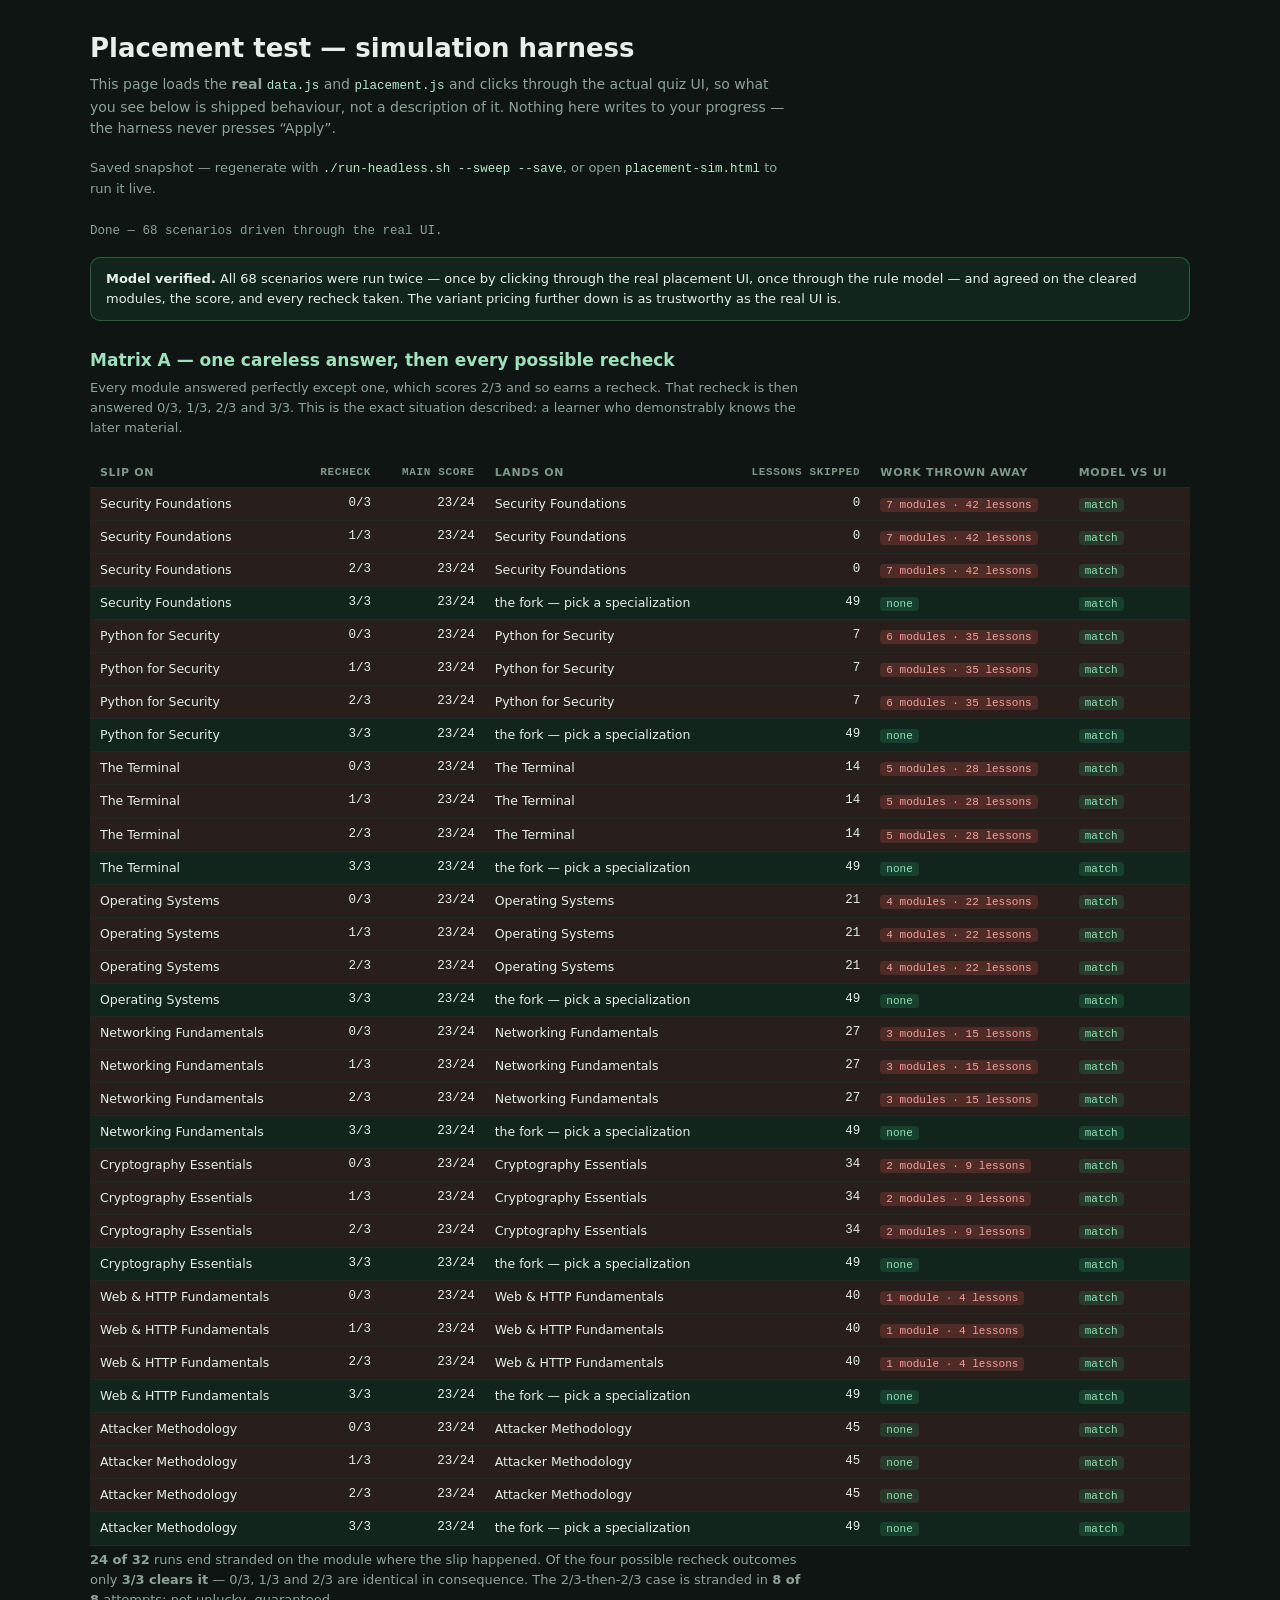
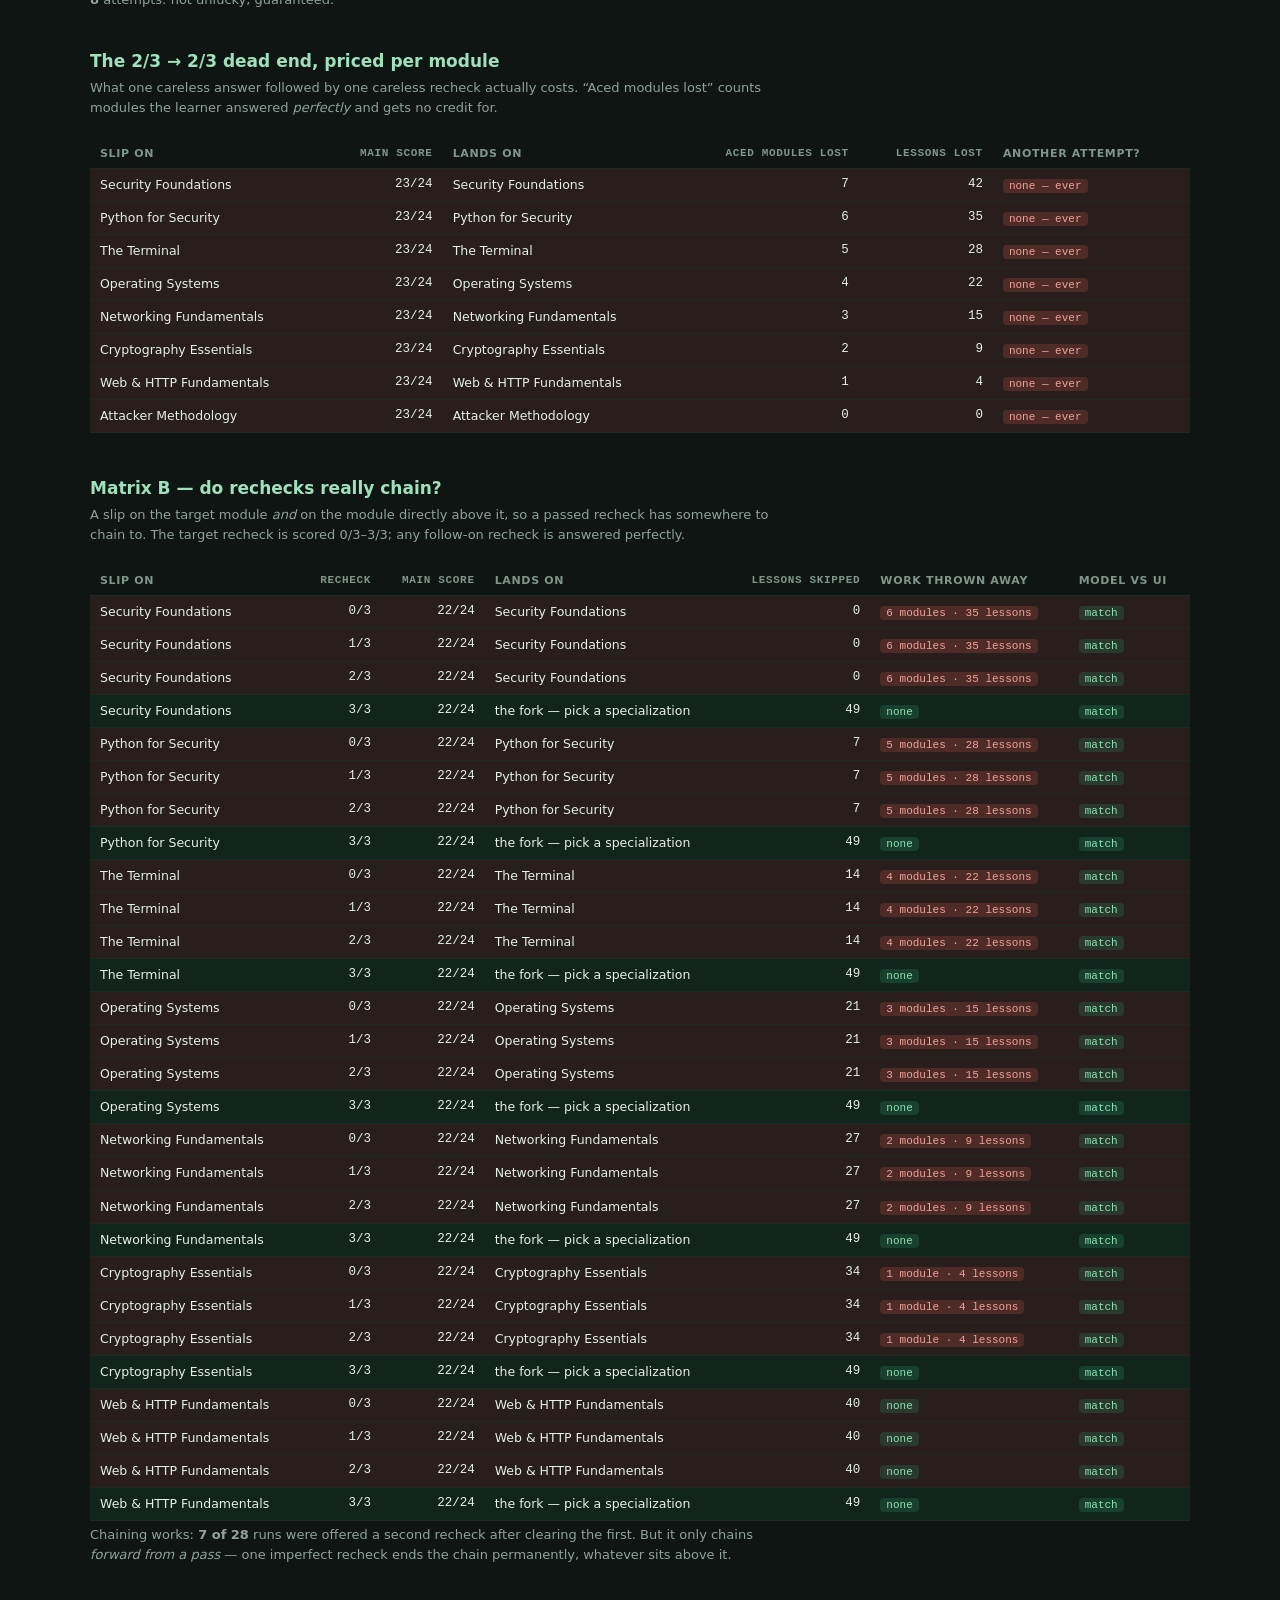
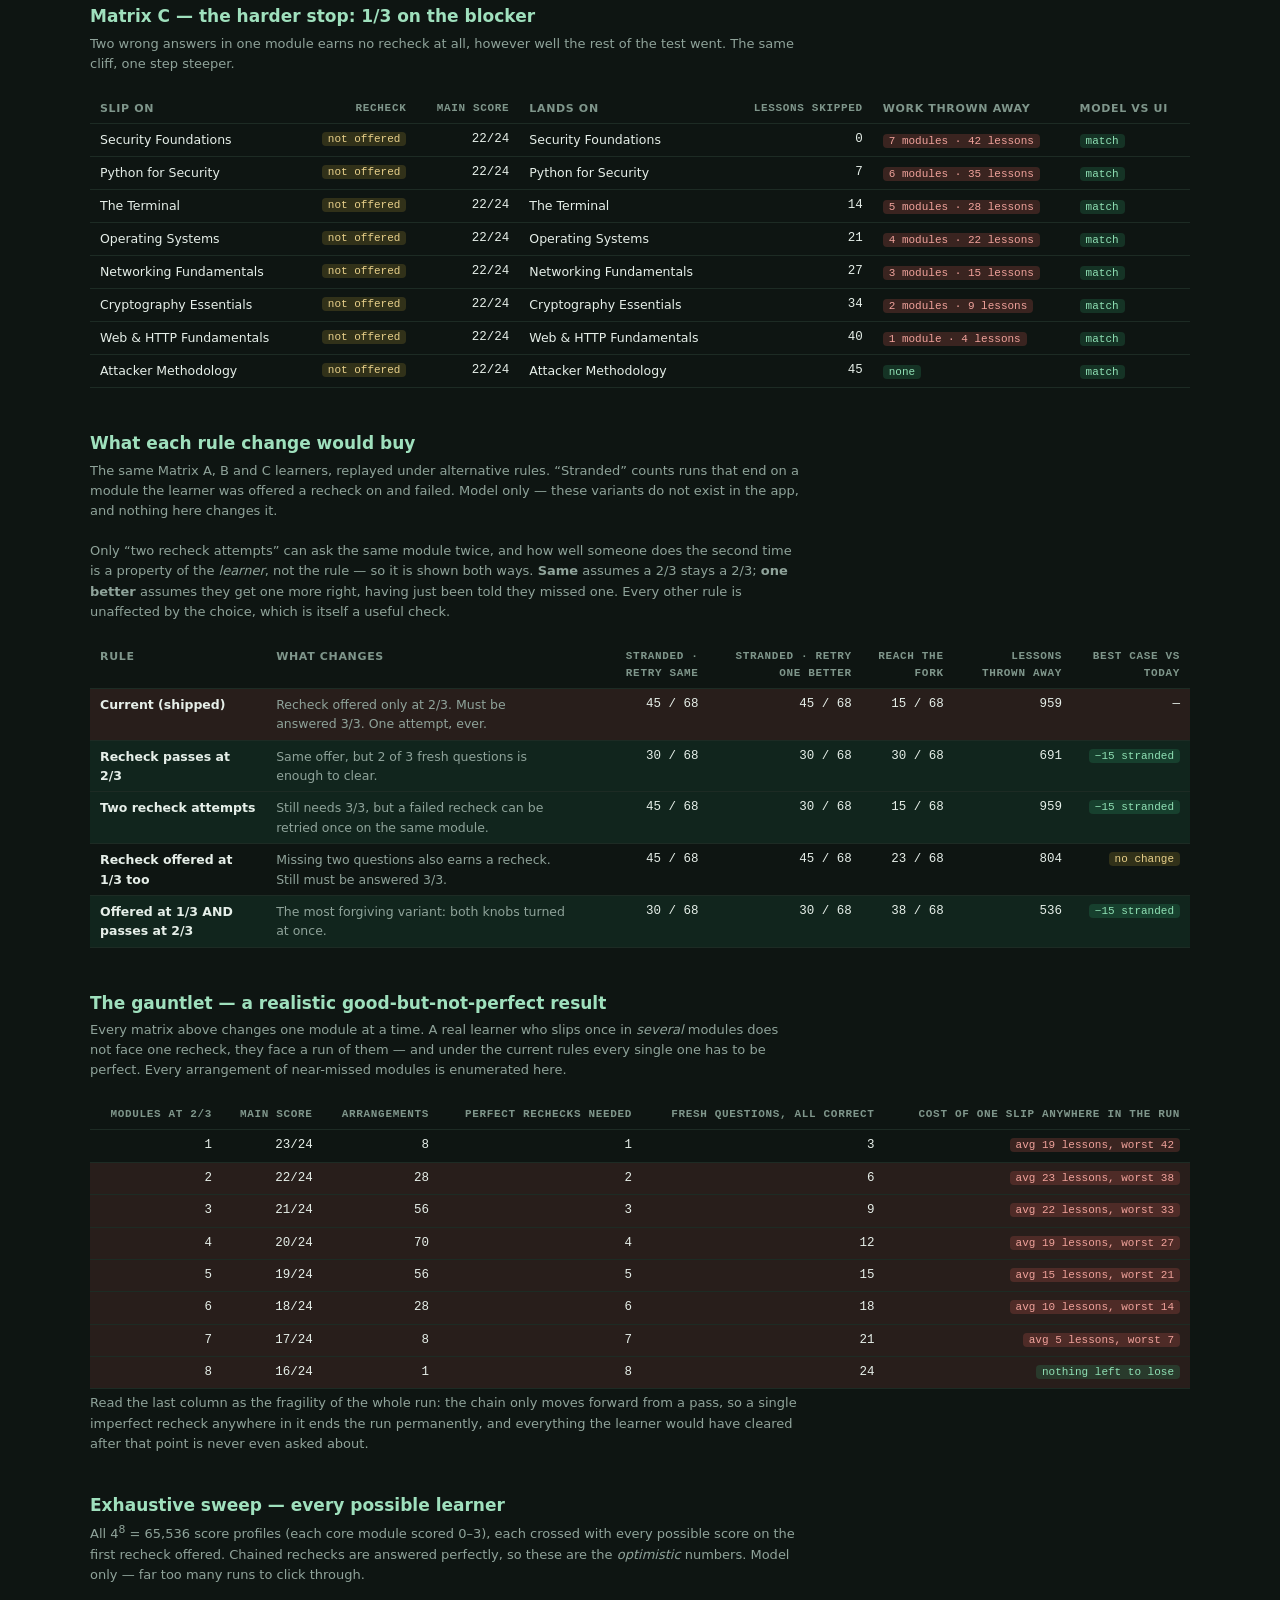
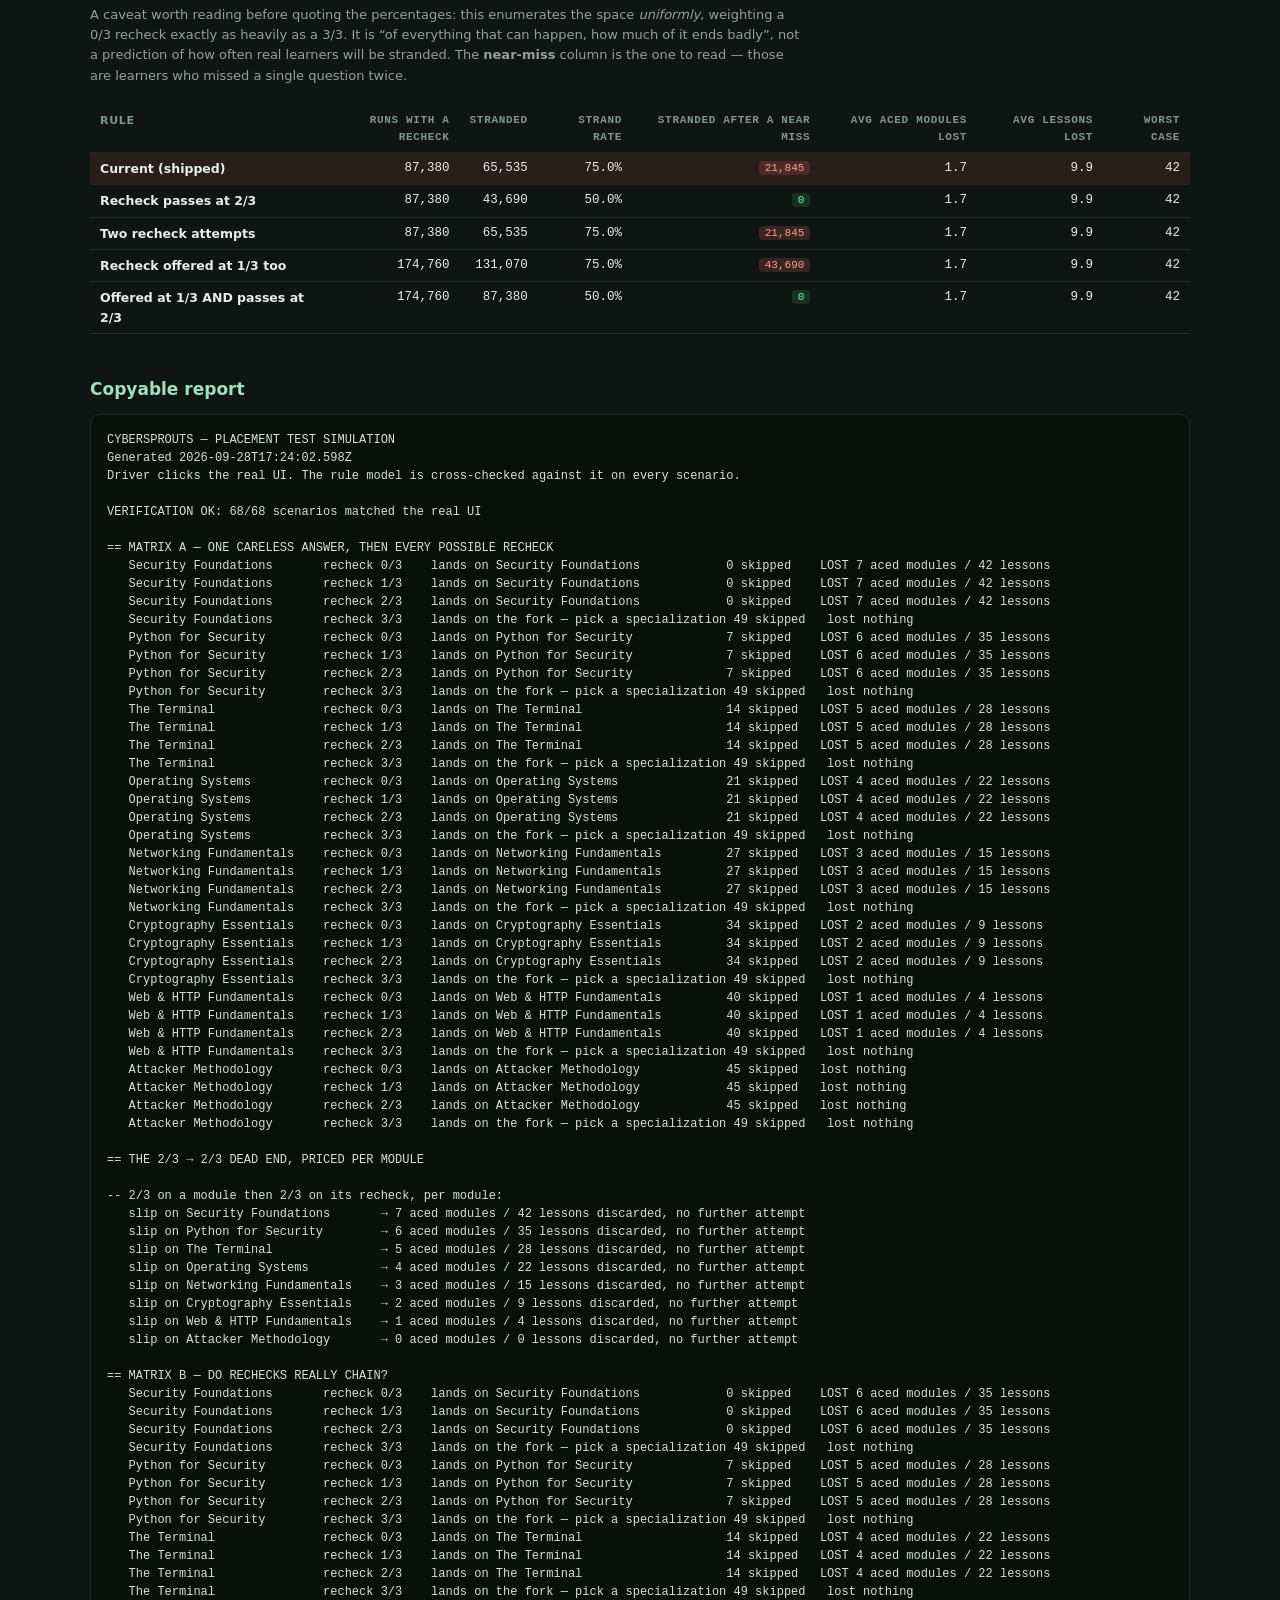
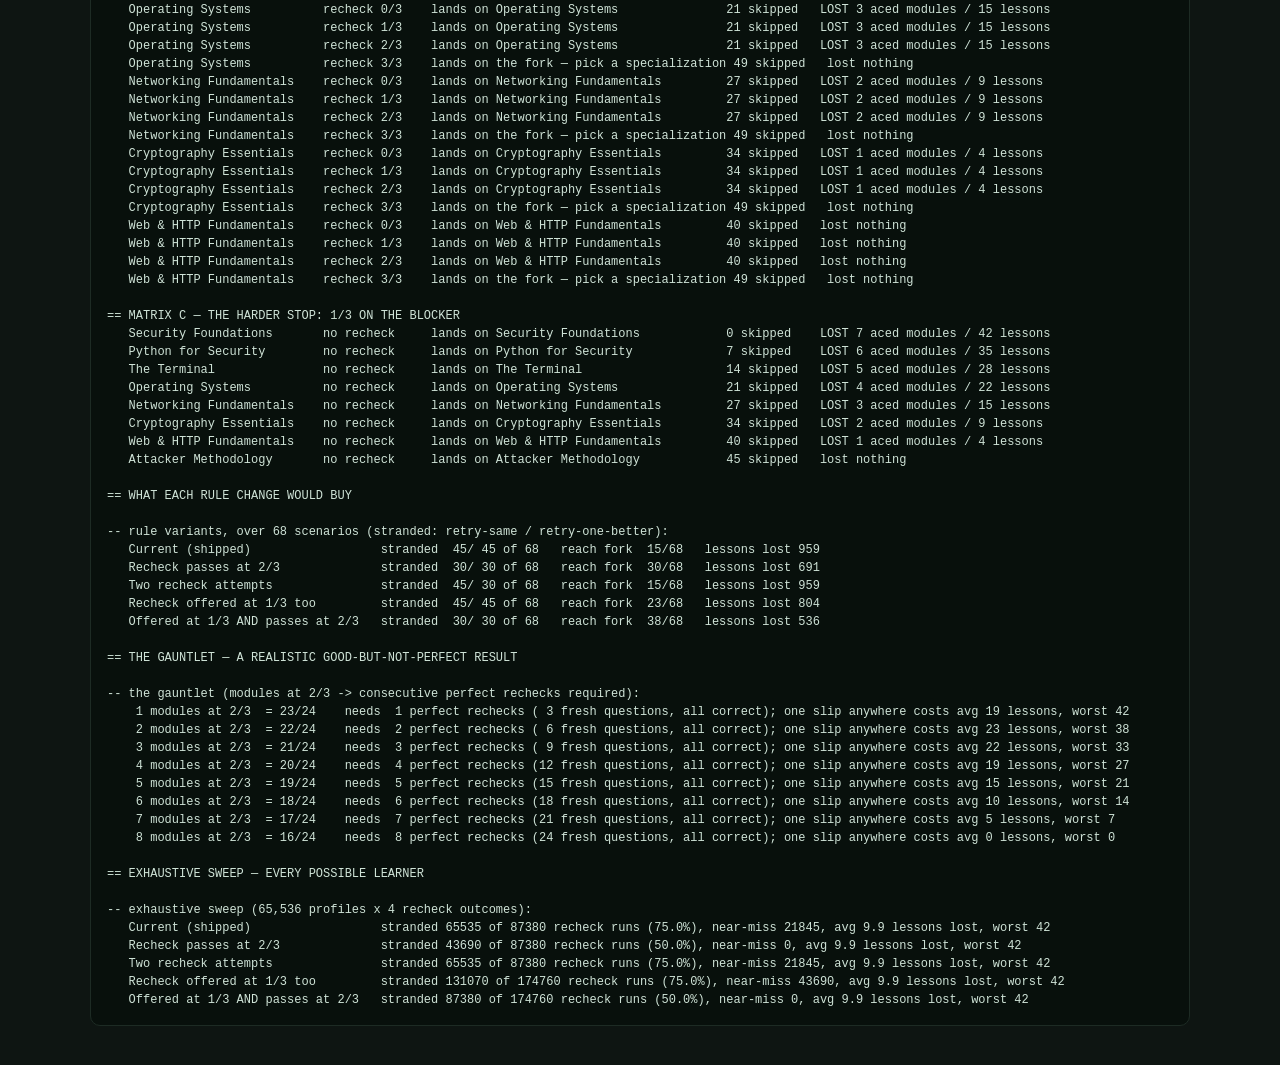
<file: tests/report-before-fix.html>
<!DOCTYPE html>
<html lang="en"><head>
<meta charset="utf-8">
<meta name="viewport" content="width=device-width, initial-scale=1, viewport-fit=cover">
<title>Placement test — simulation harness</title>
<style>
  :root { color-scheme: dark; }
  body {
    margin: 0; padding: 28px 20px 80px;
    background: #0e1512; color: #e6efe9;
    font: 14px/1.55 ui-sans-serif, -apple-system, "Segoe UI", system-ui, sans-serif;
  }
  .wrap { max-width: 1100px; margin: 0 auto; }
  h1 { font-size: 26px; margin: 0 0 6px; }
  h2 { font-size: 17px; margin: 38px 0 4px; color: #9fe0bd; }
  h2:first-of-type { margin-top: 26px; }
  p.note { color: #8fa39a; margin: 0 0 18px; max-width: 78ch; }
  p.sub { color: #8fa39a; margin: 0 0 14px; max-width: 86ch; font-size: 13px; }
  code { font-family: ui-monospace, SFMono-Regular, Menlo, monospace; font-size: 12.5px; color: #b7e8cd; }

  button {
    font: inherit; font-weight: 600; cursor: pointer;
    background: #2f9e68; color: #08120d; border: 0;
    border-radius: 8px; padding: 10px 18px; margin: 0 8px 20px 0;
  }
  button.ghost { background: transparent; color: #9fe0bd; box-shadow: inset 0 0 0 1px #2c463a; }
  button[disabled] { opacity: .5; cursor: default; }

  #status { color: #8fa39a; font-family: ui-monospace, Menlo, monospace; font-size: 12.5px; min-height: 18px; }

  table { border-collapse: collapse; width: 100%; margin: 6px 0 4px; font-size: 12.5px; }
  th, td { text-align: left; padding: 6px 10px; border-bottom: 1px solid #1d2b24; vertical-align: top; }
  th { color: #7f968b; font-weight: 600; font-size: 11px; letter-spacing: .06em; text-transform: uppercase; }
  td.num, th.num { text-align: right; font-family: ui-monospace, Menlo, monospace; }
  tr.stuck td { background: rgba(214, 92, 84, .13); }
  tr.fork  td { background: rgba(47, 158, 104, .12); }
  .tag { font-family: ui-monospace, Menlo, monospace; font-size: 11px; padding: 1px 6px; border-radius: 4px; }
  .tag.ok   { background: rgba(47,158,104,.22);  color: #8fe0b4; }
  .tag.bad  { background: rgba(214,92,84,.22);   color: #f0a29b; }
  .tag.warn { background: rgba(212,175,55,.18);  color: #e8d08a; }

  .scroll { overflow-x: auto; }
  pre.report {
    background: #08100c; border: 1px solid #1d2b24; border-radius: 10px;
    padding: 16px; overflow-x: auto; font-size: 12px; line-height: 1.5;
    color: #cfe3d7; white-space: pre;
  }
  .verify { border-radius: 10px; padding: 12px 16px; margin: 16px 0 0; font-size: 13px; }
  .verify.ok  { background: rgba(47,158,104,.12);  box-shadow: inset 0 0 0 1px #2b5c42; }
  .verify.bad { background: rgba(214,92,84,.14);   box-shadow: inset 0 0 0 1px #6b322e; }

  /* The real placement app runs in here. Hidden, but present and clickable. */
  #stage { position: absolute; width: 1px; height: 1px; overflow: hidden; clip-path: inset(50%); }
</style>
</head>
<body>
<div class="wrap">
  <h1>Placement test — simulation harness</h1>
  <p class="note">
    This page loads the <strong>real</strong> <code>data.js</code> and <code>placement.js</code> and clicks
    through the actual quiz UI, so what you see below is shipped behaviour, not a description of it.
    Nothing here writes to your progress — the harness never presses “Apply”.
  </p>

  
  <p class="sub" style="margin-bottom:22px">Saved snapshot &mdash; regenerate with <code>./run-headless.sh --sweep --save</code>, or open <code>placement-sim.html</code> to run it live.</p>
  <div id="status">Done — 68 scenarios driven through the real UI.</div>

  <div id="out"><div class="verify ok"><strong>Model verified.</strong> All 68 scenarios were run twice — once by clicking through the real placement UI, once through the rule model — and agreed on the cleared modules, the score, and every recheck taken. The variant pricing further down is as trustworthy as the real UI is.</div><h2>Matrix A — one careless answer, then every possible recheck</h2><p class="sub">Every module answered perfectly except one, which scores 2/3 and so earns a recheck. That recheck is then answered 0/3, 1/3, 2/3 and 3/3. This is the exact situation described: a learner who demonstrably knows the later material.</p><div class="scroll"><table><thead><tr><th class="">Slip on</th><th class="num">Recheck</th><th class="num">Main score</th><th class="">Lands on</th><th class="num">Lessons skipped</th><th class="">Work thrown away</th><th class="">Model vs UI</th></tr></thead><tbody><tr class="stuck"><td class="">Security Foundations</td><td class="num">0/3</td><td class="num">23/24</td><td class="">Security Foundations</td><td class="num">0</td><td class=""><span class="tag bad">7 modules · 42 lessons</span></td><td class=""><span class="tag ok">match</span></td></tr><tr class="stuck"><td class="">Security Foundations</td><td class="num">1/3</td><td class="num">23/24</td><td class="">Security Foundations</td><td class="num">0</td><td class=""><span class="tag bad">7 modules · 42 lessons</span></td><td class=""><span class="tag ok">match</span></td></tr><tr class="stuck"><td class="">Security Foundations</td><td class="num">2/3</td><td class="num">23/24</td><td class="">Security Foundations</td><td class="num">0</td><td class=""><span class="tag bad">7 modules · 42 lessons</span></td><td class=""><span class="tag ok">match</span></td></tr><tr class="fork"><td class="">Security Foundations</td><td class="num">3/3</td><td class="num">23/24</td><td class="">the fork — pick a specialization</td><td class="num">49</td><td class=""><span class="tag ok">none</span></td><td class=""><span class="tag ok">match</span></td></tr><tr class="stuck"><td class="">Python for Security</td><td class="num">0/3</td><td class="num">23/24</td><td class="">Python for Security</td><td class="num">7</td><td class=""><span class="tag bad">6 modules · 35 lessons</span></td><td class=""><span class="tag ok">match</span></td></tr><tr class="stuck"><td class="">Python for Security</td><td class="num">1/3</td><td class="num">23/24</td><td class="">Python for Security</td><td class="num">7</td><td class=""><span class="tag bad">6 modules · 35 lessons</span></td><td class=""><span class="tag ok">match</span></td></tr><tr class="stuck"><td class="">Python for Security</td><td class="num">2/3</td><td class="num">23/24</td><td class="">Python for Security</td><td class="num">7</td><td class=""><span class="tag bad">6 modules · 35 lessons</span></td><td class=""><span class="tag ok">match</span></td></tr><tr class="fork"><td class="">Python for Security</td><td class="num">3/3</td><td class="num">23/24</td><td class="">the fork — pick a specialization</td><td class="num">49</td><td class=""><span class="tag ok">none</span></td><td class=""><span class="tag ok">match</span></td></tr><tr class="stuck"><td class="">The Terminal</td><td class="num">0/3</td><td class="num">23/24</td><td class="">The Terminal</td><td class="num">14</td><td class=""><span class="tag bad">5 modules · 28 lessons</span></td><td class=""><span class="tag ok">match</span></td></tr><tr class="stuck"><td class="">The Terminal</td><td class="num">1/3</td><td class="num">23/24</td><td class="">The Terminal</td><td class="num">14</td><td class=""><span class="tag bad">5 modules · 28 lessons</span></td><td class=""><span class="tag ok">match</span></td></tr><tr class="stuck"><td class="">The Terminal</td><td class="num">2/3</td><td class="num">23/24</td><td class="">The Terminal</td><td class="num">14</td><td class=""><span class="tag bad">5 modules · 28 lessons</span></td><td class=""><span class="tag ok">match</span></td></tr><tr class="fork"><td class="">The Terminal</td><td class="num">3/3</td><td class="num">23/24</td><td class="">the fork — pick a specialization</td><td class="num">49</td><td class=""><span class="tag ok">none</span></td><td class=""><span class="tag ok">match</span></td></tr><tr class="stuck"><td class="">Operating Systems</td><td class="num">0/3</td><td class="num">23/24</td><td class="">Operating Systems</td><td class="num">21</td><td class=""><span class="tag bad">4 modules · 22 lessons</span></td><td class=""><span class="tag ok">match</span></td></tr><tr class="stuck"><td class="">Operating Systems</td><td class="num">1/3</td><td class="num">23/24</td><td class="">Operating Systems</td><td class="num">21</td><td class=""><span class="tag bad">4 modules · 22 lessons</span></td><td class=""><span class="tag ok">match</span></td></tr><tr class="stuck"><td class="">Operating Systems</td><td class="num">2/3</td><td class="num">23/24</td><td class="">Operating Systems</td><td class="num">21</td><td class=""><span class="tag bad">4 modules · 22 lessons</span></td><td class=""><span class="tag ok">match</span></td></tr><tr class="fork"><td class="">Operating Systems</td><td class="num">3/3</td><td class="num">23/24</td><td class="">the fork — pick a specialization</td><td class="num">49</td><td class=""><span class="tag ok">none</span></td><td class=""><span class="tag ok">match</span></td></tr><tr class="stuck"><td class="">Networking Fundamentals</td><td class="num">0/3</td><td class="num">23/24</td><td class="">Networking Fundamentals</td><td class="num">27</td><td class=""><span class="tag bad">3 modules · 15 lessons</span></td><td class=""><span class="tag ok">match</span></td></tr><tr class="stuck"><td class="">Networking Fundamentals</td><td class="num">1/3</td><td class="num">23/24</td><td class="">Networking Fundamentals</td><td class="num">27</td><td class=""><span class="tag bad">3 modules · 15 lessons</span></td><td class=""><span class="tag ok">match</span></td></tr><tr class="stuck"><td class="">Networking Fundamentals</td><td class="num">2/3</td><td class="num">23/24</td><td class="">Networking Fundamentals</td><td class="num">27</td><td class=""><span class="tag bad">3 modules · 15 lessons</span></td><td class=""><span class="tag ok">match</span></td></tr><tr class="fork"><td class="">Networking Fundamentals</td><td class="num">3/3</td><td class="num">23/24</td><td class="">the fork — pick a specialization</td><td class="num">49</td><td class=""><span class="tag ok">none</span></td><td class=""><span class="tag ok">match</span></td></tr><tr class="stuck"><td class="">Cryptography Essentials</td><td class="num">0/3</td><td class="num">23/24</td><td class="">Cryptography Essentials</td><td class="num">34</td><td class=""><span class="tag bad">2 modules · 9 lessons</span></td><td class=""><span class="tag ok">match</span></td></tr><tr class="stuck"><td class="">Cryptography Essentials</td><td class="num">1/3</td><td class="num">23/24</td><td class="">Cryptography Essentials</td><td class="num">34</td><td class=""><span class="tag bad">2 modules · 9 lessons</span></td><td class=""><span class="tag ok">match</span></td></tr><tr class="stuck"><td class="">Cryptography Essentials</td><td class="num">2/3</td><td class="num">23/24</td><td class="">Cryptography Essentials</td><td class="num">34</td><td class=""><span class="tag bad">2 modules · 9 lessons</span></td><td class=""><span class="tag ok">match</span></td></tr><tr class="fork"><td class="">Cryptography Essentials</td><td class="num">3/3</td><td class="num">23/24</td><td class="">the fork — pick a specialization</td><td class="num">49</td><td class=""><span class="tag ok">none</span></td><td class=""><span class="tag ok">match</span></td></tr><tr class="stuck"><td class="">Web &amp; HTTP Fundamentals</td><td class="num">0/3</td><td class="num">23/24</td><td class="">Web &amp; HTTP Fundamentals</td><td class="num">40</td><td class=""><span class="tag bad">1 module · 4 lessons</span></td><td class=""><span class="tag ok">match</span></td></tr><tr class="stuck"><td class="">Web &amp; HTTP Fundamentals</td><td class="num">1/3</td><td class="num">23/24</td><td class="">Web &amp; HTTP Fundamentals</td><td class="num">40</td><td class=""><span class="tag bad">1 module · 4 lessons</span></td><td class=""><span class="tag ok">match</span></td></tr><tr class="stuck"><td class="">Web &amp; HTTP Fundamentals</td><td class="num">2/3</td><td class="num">23/24</td><td class="">Web &amp; HTTP Fundamentals</td><td class="num">40</td><td class=""><span class="tag bad">1 module · 4 lessons</span></td><td class=""><span class="tag ok">match</span></td></tr><tr class="fork"><td class="">Web &amp; HTTP Fundamentals</td><td class="num">3/3</td><td class="num">23/24</td><td class="">the fork — pick a specialization</td><td class="num">49</td><td class=""><span class="tag ok">none</span></td><td class=""><span class="tag ok">match</span></td></tr><tr class="stuck"><td class="">Attacker Methodology</td><td class="num">0/3</td><td class="num">23/24</td><td class="">Attacker Methodology</td><td class="num">45</td><td class=""><span class="tag ok">none</span></td><td class=""><span class="tag ok">match</span></td></tr><tr class="stuck"><td class="">Attacker Methodology</td><td class="num">1/3</td><td class="num">23/24</td><td class="">Attacker Methodology</td><td class="num">45</td><td class=""><span class="tag ok">none</span></td><td class=""><span class="tag ok">match</span></td></tr><tr class="stuck"><td class="">Attacker Methodology</td><td class="num">2/3</td><td class="num">23/24</td><td class="">Attacker Methodology</td><td class="num">45</td><td class=""><span class="tag ok">none</span></td><td class=""><span class="tag ok">match</span></td></tr><tr class="fork"><td class="">Attacker Methodology</td><td class="num">3/3</td><td class="num">23/24</td><td class="">the fork — pick a specialization</td><td class="num">49</td><td class=""><span class="tag ok">none</span></td><td class=""><span class="tag ok">match</span></td></tr></tbody></table></div><p class="sub"><strong>24 of 32</strong> runs end stranded on the module where the slip happened. Of the four possible recheck outcomes only <strong>3/3 clears it</strong> — 0/3, 1/3 and 2/3 are identical in consequence. The 2/3-then-2/3 case is stranded in <strong>8 of 8</strong> attempts: not unlucky, guaranteed.</p><h2>The 2/3 → 2/3 dead end, priced per module</h2><p class="sub">What one careless answer followed by one careless recheck actually costs. “Aced modules lost” counts modules the learner answered <em>perfectly</em> and gets no credit for.</p><div class="scroll"><table><thead><tr><th class="">Slip on</th><th class="num">Main score</th><th class="">Lands on</th><th class="num">Aced modules lost</th><th class="num">Lessons lost</th><th class="">Another attempt?</th></tr></thead><tbody><tr class="stuck"><td class="">Security Foundations</td><td class="num">23/24</td><td class="">Security Foundations</td><td class="num">7</td><td class="num">42</td><td class=""><span class="tag bad">none — ever</span></td></tr><tr class="stuck"><td class="">Python for Security</td><td class="num">23/24</td><td class="">Python for Security</td><td class="num">6</td><td class="num">35</td><td class=""><span class="tag bad">none — ever</span></td></tr><tr class="stuck"><td class="">The Terminal</td><td class="num">23/24</td><td class="">The Terminal</td><td class="num">5</td><td class="num">28</td><td class=""><span class="tag bad">none — ever</span></td></tr><tr class="stuck"><td class="">Operating Systems</td><td class="num">23/24</td><td class="">Operating Systems</td><td class="num">4</td><td class="num">22</td><td class=""><span class="tag bad">none — ever</span></td></tr><tr class="stuck"><td class="">Networking Fundamentals</td><td class="num">23/24</td><td class="">Networking Fundamentals</td><td class="num">3</td><td class="num">15</td><td class=""><span class="tag bad">none — ever</span></td></tr><tr class="stuck"><td class="">Cryptography Essentials</td><td class="num">23/24</td><td class="">Cryptography Essentials</td><td class="num">2</td><td class="num">9</td><td class=""><span class="tag bad">none — ever</span></td></tr><tr class="stuck"><td class="">Web &amp; HTTP Fundamentals</td><td class="num">23/24</td><td class="">Web &amp; HTTP Fundamentals</td><td class="num">1</td><td class="num">4</td><td class=""><span class="tag bad">none — ever</span></td></tr><tr class="stuck"><td class="">Attacker Methodology</td><td class="num">23/24</td><td class="">Attacker Methodology</td><td class="num">0</td><td class="num">0</td><td class=""><span class="tag bad">none — ever</span></td></tr></tbody></table></div><h2>Matrix B — do rechecks really chain?</h2><p class="sub">A slip on the target module <em>and</em> on the module directly above it, so a passed recheck has somewhere to chain to. The target recheck is scored 0/3–3/3; any follow-on recheck is answered perfectly.</p><div class="scroll"><table><thead><tr><th class="">Slip on</th><th class="num">Recheck</th><th class="num">Main score</th><th class="">Lands on</th><th class="num">Lessons skipped</th><th class="">Work thrown away</th><th class="">Model vs UI</th></tr></thead><tbody><tr class="stuck"><td class="">Security Foundations</td><td class="num">0/3</td><td class="num">22/24</td><td class="">Security Foundations</td><td class="num">0</td><td class=""><span class="tag bad">6 modules · 35 lessons</span></td><td class=""><span class="tag ok">match</span></td></tr><tr class="stuck"><td class="">Security Foundations</td><td class="num">1/3</td><td class="num">22/24</td><td class="">Security Foundations</td><td class="num">0</td><td class=""><span class="tag bad">6 modules · 35 lessons</span></td><td class=""><span class="tag ok">match</span></td></tr><tr class="stuck"><td class="">Security Foundations</td><td class="num">2/3</td><td class="num">22/24</td><td class="">Security Foundations</td><td class="num">0</td><td class=""><span class="tag bad">6 modules · 35 lessons</span></td><td class=""><span class="tag ok">match</span></td></tr><tr class="fork"><td class="">Security Foundations</td><td class="num">3/3</td><td class="num">22/24</td><td class="">the fork — pick a specialization</td><td class="num">49</td><td class=""><span class="tag ok">none</span></td><td class=""><span class="tag ok">match</span></td></tr><tr class="stuck"><td class="">Python for Security</td><td class="num">0/3</td><td class="num">22/24</td><td class="">Python for Security</td><td class="num">7</td><td class=""><span class="tag bad">5 modules · 28 lessons</span></td><td class=""><span class="tag ok">match</span></td></tr><tr class="stuck"><td class="">Python for Security</td><td class="num">1/3</td><td class="num">22/24</td><td class="">Python for Security</td><td class="num">7</td><td class=""><span class="tag bad">5 modules · 28 lessons</span></td><td class=""><span class="tag ok">match</span></td></tr><tr class="stuck"><td class="">Python for Security</td><td class="num">2/3</td><td class="num">22/24</td><td class="">Python for Security</td><td class="num">7</td><td class=""><span class="tag bad">5 modules · 28 lessons</span></td><td class=""><span class="tag ok">match</span></td></tr><tr class="fork"><td class="">Python for Security</td><td class="num">3/3</td><td class="num">22/24</td><td class="">the fork — pick a specialization</td><td class="num">49</td><td class=""><span class="tag ok">none</span></td><td class=""><span class="tag ok">match</span></td></tr><tr class="stuck"><td class="">The Terminal</td><td class="num">0/3</td><td class="num">22/24</td><td class="">The Terminal</td><td class="num">14</td><td class=""><span class="tag bad">4 modules · 22 lessons</span></td><td class=""><span class="tag ok">match</span></td></tr><tr class="stuck"><td class="">The Terminal</td><td class="num">1/3</td><td class="num">22/24</td><td class="">The Terminal</td><td class="num">14</td><td class=""><span class="tag bad">4 modules · 22 lessons</span></td><td class=""><span class="tag ok">match</span></td></tr><tr class="stuck"><td class="">The Terminal</td><td class="num">2/3</td><td class="num">22/24</td><td class="">The Terminal</td><td class="num">14</td><td class=""><span class="tag bad">4 modules · 22 lessons</span></td><td class=""><span class="tag ok">match</span></td></tr><tr class="fork"><td class="">The Terminal</td><td class="num">3/3</td><td class="num">22/24</td><td class="">the fork — pick a specialization</td><td class="num">49</td><td class=""><span class="tag ok">none</span></td><td class=""><span class="tag ok">match</span></td></tr><tr class="stuck"><td class="">Operating Systems</td><td class="num">0/3</td><td class="num">22/24</td><td class="">Operating Systems</td><td class="num">21</td><td class=""><span class="tag bad">3 modules · 15 lessons</span></td><td class=""><span class="tag ok">match</span></td></tr><tr class="stuck"><td class="">Operating Systems</td><td class="num">1/3</td><td class="num">22/24</td><td class="">Operating Systems</td><td class="num">21</td><td class=""><span class="tag bad">3 modules · 15 lessons</span></td><td class=""><span class="tag ok">match</span></td></tr><tr class="stuck"><td class="">Operating Systems</td><td class="num">2/3</td><td class="num">22/24</td><td class="">Operating Systems</td><td class="num">21</td><td class=""><span class="tag bad">3 modules · 15 lessons</span></td><td class=""><span class="tag ok">match</span></td></tr><tr class="fork"><td class="">Operating Systems</td><td class="num">3/3</td><td class="num">22/24</td><td class="">the fork — pick a specialization</td><td class="num">49</td><td class=""><span class="tag ok">none</span></td><td class=""><span class="tag ok">match</span></td></tr><tr class="stuck"><td class="">Networking Fundamentals</td><td class="num">0/3</td><td class="num">22/24</td><td class="">Networking Fundamentals</td><td class="num">27</td><td class=""><span class="tag bad">2 modules · 9 lessons</span></td><td class=""><span class="tag ok">match</span></td></tr><tr class="stuck"><td class="">Networking Fundamentals</td><td class="num">1/3</td><td class="num">22/24</td><td class="">Networking Fundamentals</td><td class="num">27</td><td class=""><span class="tag bad">2 modules · 9 lessons</span></td><td class=""><span class="tag ok">match</span></td></tr><tr class="stuck"><td class="">Networking Fundamentals</td><td class="num">2/3</td><td class="num">22/24</td><td class="">Networking Fundamentals</td><td class="num">27</td><td class=""><span class="tag bad">2 modules · 9 lessons</span></td><td class=""><span class="tag ok">match</span></td></tr><tr class="fork"><td class="">Networking Fundamentals</td><td class="num">3/3</td><td class="num">22/24</td><td class="">the fork — pick a specialization</td><td class="num">49</td><td class=""><span class="tag ok">none</span></td><td class=""><span class="tag ok">match</span></td></tr><tr class="stuck"><td class="">Cryptography Essentials</td><td class="num">0/3</td><td class="num">22/24</td><td class="">Cryptography Essentials</td><td class="num">34</td><td class=""><span class="tag bad">1 module · 4 lessons</span></td><td class=""><span class="tag ok">match</span></td></tr><tr class="stuck"><td class="">Cryptography Essentials</td><td class="num">1/3</td><td class="num">22/24</td><td class="">Cryptography Essentials</td><td class="num">34</td><td class=""><span class="tag bad">1 module · 4 lessons</span></td><td class=""><span class="tag ok">match</span></td></tr><tr class="stuck"><td class="">Cryptography Essentials</td><td class="num">2/3</td><td class="num">22/24</td><td class="">Cryptography Essentials</td><td class="num">34</td><td class=""><span class="tag bad">1 module · 4 lessons</span></td><td class=""><span class="tag ok">match</span></td></tr><tr class="fork"><td class="">Cryptography Essentials</td><td class="num">3/3</td><td class="num">22/24</td><td class="">the fork — pick a specialization</td><td class="num">49</td><td class=""><span class="tag ok">none</span></td><td class=""><span class="tag ok">match</span></td></tr><tr class="stuck"><td class="">Web &amp; HTTP Fundamentals</td><td class="num">0/3</td><td class="num">22/24</td><td class="">Web &amp; HTTP Fundamentals</td><td class="num">40</td><td class=""><span class="tag ok">none</span></td><td class=""><span class="tag ok">match</span></td></tr><tr class="stuck"><td class="">Web &amp; HTTP Fundamentals</td><td class="num">1/3</td><td class="num">22/24</td><td class="">Web &amp; HTTP Fundamentals</td><td class="num">40</td><td class=""><span class="tag ok">none</span></td><td class=""><span class="tag ok">match</span></td></tr><tr class="stuck"><td class="">Web &amp; HTTP Fundamentals</td><td class="num">2/3</td><td class="num">22/24</td><td class="">Web &amp; HTTP Fundamentals</td><td class="num">40</td><td class=""><span class="tag ok">none</span></td><td class=""><span class="tag ok">match</span></td></tr><tr class="fork"><td class="">Web &amp; HTTP Fundamentals</td><td class="num">3/3</td><td class="num">22/24</td><td class="">the fork — pick a specialization</td><td class="num">49</td><td class=""><span class="tag ok">none</span></td><td class=""><span class="tag ok">match</span></td></tr></tbody></table></div><p class="sub">Chaining works: <strong>7 of 28</strong> runs were offered a second recheck after clearing the first. But it only chains <em>forward from a pass</em> — one imperfect recheck ends the chain permanently, whatever sits above it.</p><h2>Matrix C — the harder stop: 1/3 on the blocker</h2><p class="sub">Two wrong answers in one module earns no recheck at all, however well the rest of the test went. The same cliff, one step steeper.</p><div class="scroll"><table><thead><tr><th class="">Slip on</th><th class="num">Recheck</th><th class="num">Main score</th><th class="">Lands on</th><th class="num">Lessons skipped</th><th class="">Work thrown away</th><th class="">Model vs UI</th></tr></thead><tbody><tr class=""><td class="">Security Foundations</td><td class="num"><span class="tag warn">not offered</span></td><td class="num">22/24</td><td class="">Security Foundations</td><td class="num">0</td><td class=""><span class="tag bad">7 modules · 42 lessons</span></td><td class=""><span class="tag ok">match</span></td></tr><tr class=""><td class="">Python for Security</td><td class="num"><span class="tag warn">not offered</span></td><td class="num">22/24</td><td class="">Python for Security</td><td class="num">7</td><td class=""><span class="tag bad">6 modules · 35 lessons</span></td><td class=""><span class="tag ok">match</span></td></tr><tr class=""><td class="">The Terminal</td><td class="num"><span class="tag warn">not offered</span></td><td class="num">22/24</td><td class="">The Terminal</td><td class="num">14</td><td class=""><span class="tag bad">5 modules · 28 lessons</span></td><td class=""><span class="tag ok">match</span></td></tr><tr class=""><td class="">Operating Systems</td><td class="num"><span class="tag warn">not offered</span></td><td class="num">22/24</td><td class="">Operating Systems</td><td class="num">21</td><td class=""><span class="tag bad">4 modules · 22 lessons</span></td><td class=""><span class="tag ok">match</span></td></tr><tr class=""><td class="">Networking Fundamentals</td><td class="num"><span class="tag warn">not offered</span></td><td class="num">22/24</td><td class="">Networking Fundamentals</td><td class="num">27</td><td class=""><span class="tag bad">3 modules · 15 lessons</span></td><td class=""><span class="tag ok">match</span></td></tr><tr class=""><td class="">Cryptography Essentials</td><td class="num"><span class="tag warn">not offered</span></td><td class="num">22/24</td><td class="">Cryptography Essentials</td><td class="num">34</td><td class=""><span class="tag bad">2 modules · 9 lessons</span></td><td class=""><span class="tag ok">match</span></td></tr><tr class=""><td class="">Web &amp; HTTP Fundamentals</td><td class="num"><span class="tag warn">not offered</span></td><td class="num">22/24</td><td class="">Web &amp; HTTP Fundamentals</td><td class="num">40</td><td class=""><span class="tag bad">1 module · 4 lessons</span></td><td class=""><span class="tag ok">match</span></td></tr><tr class=""><td class="">Attacker Methodology</td><td class="num"><span class="tag warn">not offered</span></td><td class="num">22/24</td><td class="">Attacker Methodology</td><td class="num">45</td><td class=""><span class="tag ok">none</span></td><td class=""><span class="tag ok">match</span></td></tr></tbody></table></div><h2>What each rule change would buy</h2><p class="sub">The same Matrix A, B and C learners, replayed under alternative rules. “Stranded” counts runs that end on a module the learner was offered a recheck on and failed. Model only — these variants do not exist in the app, and nothing here changes it.<br><br>Only “two recheck attempts” can ask the same module twice, and how well someone does the second time is a property of the <em>learner</em>, not the rule — so it is shown both ways. <strong>Same</strong> assumes a 2/3 stays a 2/3; <strong>one better</strong> assumes they get one more right, having just been told they missed one. Every other rule is unaffected by the choice, which is itself a useful check.</p><div class="scroll"><table><thead><tr><th class="">Rule</th><th class="">What changes</th><th class="num">Stranded · retry same</th><th class="num">Stranded · retry one better</th><th class="num">Reach the fork</th><th class="num">Lessons thrown away</th><th class="num">Best case vs today</th></tr></thead><tbody><tr class="stuck"><td class=""><strong>Current (shipped)</strong></td><td class=""><span style="color:#8fa39a">Recheck offered only at 2/3. Must be answered 3/3. One attempt, ever.</span></td><td class="num">45 / 68</td><td class="num">45 / 68</td><td class="num">15 / 68</td><td class="num">959</td><td class="num">—</td></tr><tr class="fork"><td class=""><strong>Recheck passes at 2/3</strong></td><td class=""><span style="color:#8fa39a">Same offer, but 2 of 3 fresh questions is enough to clear.</span></td><td class="num">30 / 68</td><td class="num">30 / 68</td><td class="num">30 / 68</td><td class="num">691</td><td class="num"><span class="tag ok">−15 stranded</span></td></tr><tr class="fork"><td class=""><strong>Two recheck attempts</strong></td><td class=""><span style="color:#8fa39a">Still needs 3/3, but a failed recheck can be retried once on the same module.</span></td><td class="num">45 / 68</td><td class="num">30 / 68</td><td class="num">15 / 68</td><td class="num">959</td><td class="num"><span class="tag ok">−15 stranded</span></td></tr><tr class=""><td class=""><strong>Recheck offered at 1/3 too</strong></td><td class=""><span style="color:#8fa39a">Missing two questions also earns a recheck. Still must be answered 3/3.</span></td><td class="num">45 / 68</td><td class="num">45 / 68</td><td class="num">23 / 68</td><td class="num">804</td><td class="num"><span class="tag warn">no change</span></td></tr><tr class="fork"><td class=""><strong>Offered at 1/3 AND passes at 2/3</strong></td><td class=""><span style="color:#8fa39a">The most forgiving variant: both knobs turned at once.</span></td><td class="num">30 / 68</td><td class="num">30 / 68</td><td class="num">38 / 68</td><td class="num">536</td><td class="num"><span class="tag ok">−15 stranded</span></td></tr></tbody></table></div><h2>The gauntlet — a realistic good-but-not-perfect result</h2><p class="sub">Every matrix above changes one module at a time. A real learner who slips once in <em>several</em> modules does not face one recheck, they face a run of them — and under the current rules every single one has to be perfect. Every arrangement of near-missed modules is enumerated here.</p><div class="scroll"><table><thead><tr><th class="num">Modules at 2/3</th><th class="num">Main score</th><th class="num">Arrangements</th><th class="num">Perfect rechecks needed</th><th class="num">Fresh questions, all correct</th><th class="num">Cost of one slip anywhere in the run</th></tr></thead><tbody><tr class=""><td class="num">1</td><td class="num">23/24</td><td class="num">8</td><td class="num">1</td><td class="num">3</td><td class="num"><span class="tag bad">avg 19 lessons, worst 42</span></td></tr><tr class="stuck"><td class="num">2</td><td class="num">22/24</td><td class="num">28</td><td class="num">2</td><td class="num">6</td><td class="num"><span class="tag bad">avg 23 lessons, worst 38</span></td></tr><tr class="stuck"><td class="num">3</td><td class="num">21/24</td><td class="num">56</td><td class="num">3</td><td class="num">9</td><td class="num"><span class="tag bad">avg 22 lessons, worst 33</span></td></tr><tr class="stuck"><td class="num">4</td><td class="num">20/24</td><td class="num">70</td><td class="num">4</td><td class="num">12</td><td class="num"><span class="tag bad">avg 19 lessons, worst 27</span></td></tr><tr class="stuck"><td class="num">5</td><td class="num">19/24</td><td class="num">56</td><td class="num">5</td><td class="num">15</td><td class="num"><span class="tag bad">avg 15 lessons, worst 21</span></td></tr><tr class="stuck"><td class="num">6</td><td class="num">18/24</td><td class="num">28</td><td class="num">6</td><td class="num">18</td><td class="num"><span class="tag bad">avg 10 lessons, worst 14</span></td></tr><tr class="stuck"><td class="num">7</td><td class="num">17/24</td><td class="num">8</td><td class="num">7</td><td class="num">21</td><td class="num"><span class="tag bad">avg 5 lessons, worst 7</span></td></tr><tr class="stuck"><td class="num">8</td><td class="num">16/24</td><td class="num">1</td><td class="num">8</td><td class="num">24</td><td class="num"><span class="tag ok">nothing left to lose</span></td></tr></tbody></table></div><p class="sub">Read the last column as the fragility of the whole run: the chain only moves forward from a pass, so a single imperfect recheck anywhere in it ends the run permanently, and everything the learner would have cleared after that point is never even asked about.</p><h2>Exhaustive sweep — every possible learner</h2><p class="sub">All 4<sup>8</sup> = 65,536 score profiles (each core module scored 0–3), each crossed with every possible score on the first recheck offered. Chained rechecks are answered perfectly, so these are the <em>optimistic</em> numbers. Model only — far too many runs to click through.<br><br>A caveat worth reading before quoting the percentages: this enumerates the space <em>uniformly</em>, weighting a 0/3 recheck exactly as heavily as a 3/3. It is “of everything that can happen, how much of it ends badly”, not a prediction of how often real learners will be stranded. The <strong>near-miss</strong> column is the one to read — those are learners who missed a single question twice.</p><div class="scroll"><table><thead><tr><th class="">Rule</th><th class="num">Runs with a recheck</th><th class="num">Stranded</th><th class="num">Strand rate</th><th class="num">Stranded after a near miss</th><th class="num">Avg aced modules lost</th><th class="num">Avg lessons lost</th><th class="num">Worst case</th></tr></thead><tbody><tr class="stuck"><td class=""><strong>Current (shipped)</strong></td><td class="num">87,380</td><td class="num">65,535</td><td class="num">75.0%</td><td class="num"><span class="tag bad">21,845</span></td><td class="num">1.7</td><td class="num">9.9</td><td class="num">42</td></tr><tr class=""><td class=""><strong>Recheck passes at 2/3</strong></td><td class="num">87,380</td><td class="num">43,690</td><td class="num">50.0%</td><td class="num"><span class="tag ok">0</span></td><td class="num">1.7</td><td class="num">9.9</td><td class="num">42</td></tr><tr class=""><td class=""><strong>Two recheck attempts</strong></td><td class="num">87,380</td><td class="num">65,535</td><td class="num">75.0%</td><td class="num"><span class="tag bad">21,845</span></td><td class="num">1.7</td><td class="num">9.9</td><td class="num">42</td></tr><tr class=""><td class=""><strong>Recheck offered at 1/3 too</strong></td><td class="num">174,760</td><td class="num">131,070</td><td class="num">75.0%</td><td class="num"><span class="tag bad">43,690</span></td><td class="num">1.7</td><td class="num">9.9</td><td class="num">42</td></tr><tr class=""><td class=""><strong>Offered at 1/3 AND passes at 2/3</strong></td><td class="num">174,760</td><td class="num">87,380</td><td class="num">50.0%</td><td class="num"><span class="tag ok">0</span></td><td class="num">1.7</td><td class="num">9.9</td><td class="num">42</td></tr></tbody></table></div><h2>Copyable report</h2><pre class="report">CYBERSPROUTS — PLACEMENT TEST SIMULATION
Generated 2026-09-28T17:24:02.598Z
Driver clicks the real UI. The rule model is cross-checked against it on every scenario.

VERIFICATION OK: 68/68 scenarios matched the real UI

== MATRIX A — ONE CARELESS ANSWER, THEN EVERY POSSIBLE RECHECK
   Security Foundations       recheck 0/3    lands on Security Foundations            0 skipped    LOST 7 aced modules / 42 lessons
   Security Foundations       recheck 1/3    lands on Security Foundations            0 skipped    LOST 7 aced modules / 42 lessons
   Security Foundations       recheck 2/3    lands on Security Foundations            0 skipped    LOST 7 aced modules / 42 lessons
   Security Foundations       recheck 3/3    lands on the fork — pick a specialization 49 skipped   lost nothing
   Python for Security        recheck 0/3    lands on Python for Security             7 skipped    LOST 6 aced modules / 35 lessons
   Python for Security        recheck 1/3    lands on Python for Security             7 skipped    LOST 6 aced modules / 35 lessons
   Python for Security        recheck 2/3    lands on Python for Security             7 skipped    LOST 6 aced modules / 35 lessons
   Python for Security        recheck 3/3    lands on the fork — pick a specialization 49 skipped   lost nothing
   The Terminal               recheck 0/3    lands on The Terminal                    14 skipped   LOST 5 aced modules / 28 lessons
   The Terminal               recheck 1/3    lands on The Terminal                    14 skipped   LOST 5 aced modules / 28 lessons
   The Terminal               recheck 2/3    lands on The Terminal                    14 skipped   LOST 5 aced modules / 28 lessons
   The Terminal               recheck 3/3    lands on the fork — pick a specialization 49 skipped   lost nothing
   Operating Systems          recheck 0/3    lands on Operating Systems               21 skipped   LOST 4 aced modules / 22 lessons
   Operating Systems          recheck 1/3    lands on Operating Systems               21 skipped   LOST 4 aced modules / 22 lessons
   Operating Systems          recheck 2/3    lands on Operating Systems               21 skipped   LOST 4 aced modules / 22 lessons
   Operating Systems          recheck 3/3    lands on the fork — pick a specialization 49 skipped   lost nothing
   Networking Fundamentals    recheck 0/3    lands on Networking Fundamentals         27 skipped   LOST 3 aced modules / 15 lessons
   Networking Fundamentals    recheck 1/3    lands on Networking Fundamentals         27 skipped   LOST 3 aced modules / 15 lessons
   Networking Fundamentals    recheck 2/3    lands on Networking Fundamentals         27 skipped   LOST 3 aced modules / 15 lessons
   Networking Fundamentals    recheck 3/3    lands on the fork — pick a specialization 49 skipped   lost nothing
   Cryptography Essentials    recheck 0/3    lands on Cryptography Essentials         34 skipped   LOST 2 aced modules / 9 lessons
   Cryptography Essentials    recheck 1/3    lands on Cryptography Essentials         34 skipped   LOST 2 aced modules / 9 lessons
   Cryptography Essentials    recheck 2/3    lands on Cryptography Essentials         34 skipped   LOST 2 aced modules / 9 lessons
   Cryptography Essentials    recheck 3/3    lands on the fork — pick a specialization 49 skipped   lost nothing
   Web &amp; HTTP Fundamentals    recheck 0/3    lands on Web &amp; HTTP Fundamentals         40 skipped   LOST 1 aced modules / 4 lessons
   Web &amp; HTTP Fundamentals    recheck 1/3    lands on Web &amp; HTTP Fundamentals         40 skipped   LOST 1 aced modules / 4 lessons
   Web &amp; HTTP Fundamentals    recheck 2/3    lands on Web &amp; HTTP Fundamentals         40 skipped   LOST 1 aced modules / 4 lessons
   Web &amp; HTTP Fundamentals    recheck 3/3    lands on the fork — pick a specialization 49 skipped   lost nothing
   Attacker Methodology       recheck 0/3    lands on Attacker Methodology            45 skipped   lost nothing
   Attacker Methodology       recheck 1/3    lands on Attacker Methodology            45 skipped   lost nothing
   Attacker Methodology       recheck 2/3    lands on Attacker Methodology            45 skipped   lost nothing
   Attacker Methodology       recheck 3/3    lands on the fork — pick a specialization 49 skipped   lost nothing

== THE 2/3 → 2/3 DEAD END, PRICED PER MODULE

-- 2/3 on a module then 2/3 on its recheck, per module:
   slip on Security Foundations       → 7 aced modules / 42 lessons discarded, no further attempt
   slip on Python for Security        → 6 aced modules / 35 lessons discarded, no further attempt
   slip on The Terminal               → 5 aced modules / 28 lessons discarded, no further attempt
   slip on Operating Systems          → 4 aced modules / 22 lessons discarded, no further attempt
   slip on Networking Fundamentals    → 3 aced modules / 15 lessons discarded, no further attempt
   slip on Cryptography Essentials    → 2 aced modules / 9 lessons discarded, no further attempt
   slip on Web &amp; HTTP Fundamentals    → 1 aced modules / 4 lessons discarded, no further attempt
   slip on Attacker Methodology       → 0 aced modules / 0 lessons discarded, no further attempt

== MATRIX B — DO RECHECKS REALLY CHAIN?
   Security Foundations       recheck 0/3    lands on Security Foundations            0 skipped    LOST 6 aced modules / 35 lessons
   Security Foundations       recheck 1/3    lands on Security Foundations            0 skipped    LOST 6 aced modules / 35 lessons
   Security Foundations       recheck 2/3    lands on Security Foundations            0 skipped    LOST 6 aced modules / 35 lessons
   Security Foundations       recheck 3/3    lands on the fork — pick a specialization 49 skipped   lost nothing
   Python for Security        recheck 0/3    lands on Python for Security             7 skipped    LOST 5 aced modules / 28 lessons
   Python for Security        recheck 1/3    lands on Python for Security             7 skipped    LOST 5 aced modules / 28 lessons
   Python for Security        recheck 2/3    lands on Python for Security             7 skipped    LOST 5 aced modules / 28 lessons
   Python for Security        recheck 3/3    lands on the fork — pick a specialization 49 skipped   lost nothing
   The Terminal               recheck 0/3    lands on The Terminal                    14 skipped   LOST 4 aced modules / 22 lessons
   The Terminal               recheck 1/3    lands on The Terminal                    14 skipped   LOST 4 aced modules / 22 lessons
   The Terminal               recheck 2/3    lands on The Terminal                    14 skipped   LOST 4 aced modules / 22 lessons
   The Terminal               recheck 3/3    lands on the fork — pick a specialization 49 skipped   lost nothing
   Operating Systems          recheck 0/3    lands on Operating Systems               21 skipped   LOST 3 aced modules / 15 lessons
   Operating Systems          recheck 1/3    lands on Operating Systems               21 skipped   LOST 3 aced modules / 15 lessons
   Operating Systems          recheck 2/3    lands on Operating Systems               21 skipped   LOST 3 aced modules / 15 lessons
   Operating Systems          recheck 3/3    lands on the fork — pick a specialization 49 skipped   lost nothing
   Networking Fundamentals    recheck 0/3    lands on Networking Fundamentals         27 skipped   LOST 2 aced modules / 9 lessons
   Networking Fundamentals    recheck 1/3    lands on Networking Fundamentals         27 skipped   LOST 2 aced modules / 9 lessons
   Networking Fundamentals    recheck 2/3    lands on Networking Fundamentals         27 skipped   LOST 2 aced modules / 9 lessons
   Networking Fundamentals    recheck 3/3    lands on the fork — pick a specialization 49 skipped   lost nothing
   Cryptography Essentials    recheck 0/3    lands on Cryptography Essentials         34 skipped   LOST 1 aced modules / 4 lessons
   Cryptography Essentials    recheck 1/3    lands on Cryptography Essentials         34 skipped   LOST 1 aced modules / 4 lessons
   Cryptography Essentials    recheck 2/3    lands on Cryptography Essentials         34 skipped   LOST 1 aced modules / 4 lessons
   Cryptography Essentials    recheck 3/3    lands on the fork — pick a specialization 49 skipped   lost nothing
   Web &amp; HTTP Fundamentals    recheck 0/3    lands on Web &amp; HTTP Fundamentals         40 skipped   lost nothing
   Web &amp; HTTP Fundamentals    recheck 1/3    lands on Web &amp; HTTP Fundamentals         40 skipped   lost nothing
   Web &amp; HTTP Fundamentals    recheck 2/3    lands on Web &amp; HTTP Fundamentals         40 skipped   lost nothing
   Web &amp; HTTP Fundamentals    recheck 3/3    lands on the fork — pick a specialization 49 skipped   lost nothing

== MATRIX C — THE HARDER STOP: 1/3 ON THE BLOCKER
   Security Foundations       no recheck     lands on Security Foundations            0 skipped    LOST 7 aced modules / 42 lessons
   Python for Security        no recheck     lands on Python for Security             7 skipped    LOST 6 aced modules / 35 lessons
   The Terminal               no recheck     lands on The Terminal                    14 skipped   LOST 5 aced modules / 28 lessons
   Operating Systems          no recheck     lands on Operating Systems               21 skipped   LOST 4 aced modules / 22 lessons
   Networking Fundamentals    no recheck     lands on Networking Fundamentals         27 skipped   LOST 3 aced modules / 15 lessons
   Cryptography Essentials    no recheck     lands on Cryptography Essentials         34 skipped   LOST 2 aced modules / 9 lessons
   Web &amp; HTTP Fundamentals    no recheck     lands on Web &amp; HTTP Fundamentals         40 skipped   LOST 1 aced modules / 4 lessons
   Attacker Methodology       no recheck     lands on Attacker Methodology            45 skipped   lost nothing

== WHAT EACH RULE CHANGE WOULD BUY

-- rule variants, over 68 scenarios (stranded: retry-same / retry-one-better):
   Current (shipped)                  stranded  45/ 45 of 68   reach fork  15/68   lessons lost 959
   Recheck passes at 2/3              stranded  30/ 30 of 68   reach fork  30/68   lessons lost 691
   Two recheck attempts               stranded  45/ 30 of 68   reach fork  15/68   lessons lost 959
   Recheck offered at 1/3 too         stranded  45/ 45 of 68   reach fork  23/68   lessons lost 804
   Offered at 1/3 AND passes at 2/3   stranded  30/ 30 of 68   reach fork  38/68   lessons lost 536

== THE GAUNTLET — A REALISTIC GOOD-BUT-NOT-PERFECT RESULT

-- the gauntlet (modules at 2/3 -&gt; consecutive perfect rechecks required):
    1 modules at 2/3  = 23/24    needs  1 perfect rechecks ( 3 fresh questions, all correct); one slip anywhere costs avg 19 lessons, worst 42
    2 modules at 2/3  = 22/24    needs  2 perfect rechecks ( 6 fresh questions, all correct); one slip anywhere costs avg 23 lessons, worst 38
    3 modules at 2/3  = 21/24    needs  3 perfect rechecks ( 9 fresh questions, all correct); one slip anywhere costs avg 22 lessons, worst 33
    4 modules at 2/3  = 20/24    needs  4 perfect rechecks (12 fresh questions, all correct); one slip anywhere costs avg 19 lessons, worst 27
    5 modules at 2/3  = 19/24    needs  5 perfect rechecks (15 fresh questions, all correct); one slip anywhere costs avg 15 lessons, worst 21
    6 modules at 2/3  = 18/24    needs  6 perfect rechecks (18 fresh questions, all correct); one slip anywhere costs avg 10 lessons, worst 14
    7 modules at 2/3  = 17/24    needs  7 perfect rechecks (21 fresh questions, all correct); one slip anywhere costs avg 5 lessons, worst 7
    8 modules at 2/3  = 16/24    needs  8 perfect rechecks (24 fresh questions, all correct); one slip anywhere costs avg 0 lessons, worst 0

== EXHAUSTIVE SWEEP — EVERY POSSIBLE LEARNER

-- exhaustive sweep (65,536 profiles x 4 recheck outcomes):
   Current (shipped)                  stranded 65535 of 87380 recheck runs (75.0%), near-miss 21845, avg 9.9 lessons lost, worst 42
   Recheck passes at 2/3              stranded 43690 of 87380 recheck runs (50.0%), near-miss 0, avg 9.9 lessons lost, worst 42
   Two recheck attempts               stranded 65535 of 87380 recheck runs (75.0%), near-miss 21845, avg 9.9 lessons lost, worst 42
   Recheck offered at 1/3 too         stranded 131070 of 174760 recheck runs (75.0%), near-miss 43690, avg 9.9 lessons lost, worst 42
   Offered at 1/3 AND passes at 2/3   stranded 87380 of 174760 recheck runs (50.0%), near-miss 0, avg 9.9 lessons lost, worst 42</pre></div>
</div>

<!-- The real app, and the stage it needs. -->
</body></html>
</file>
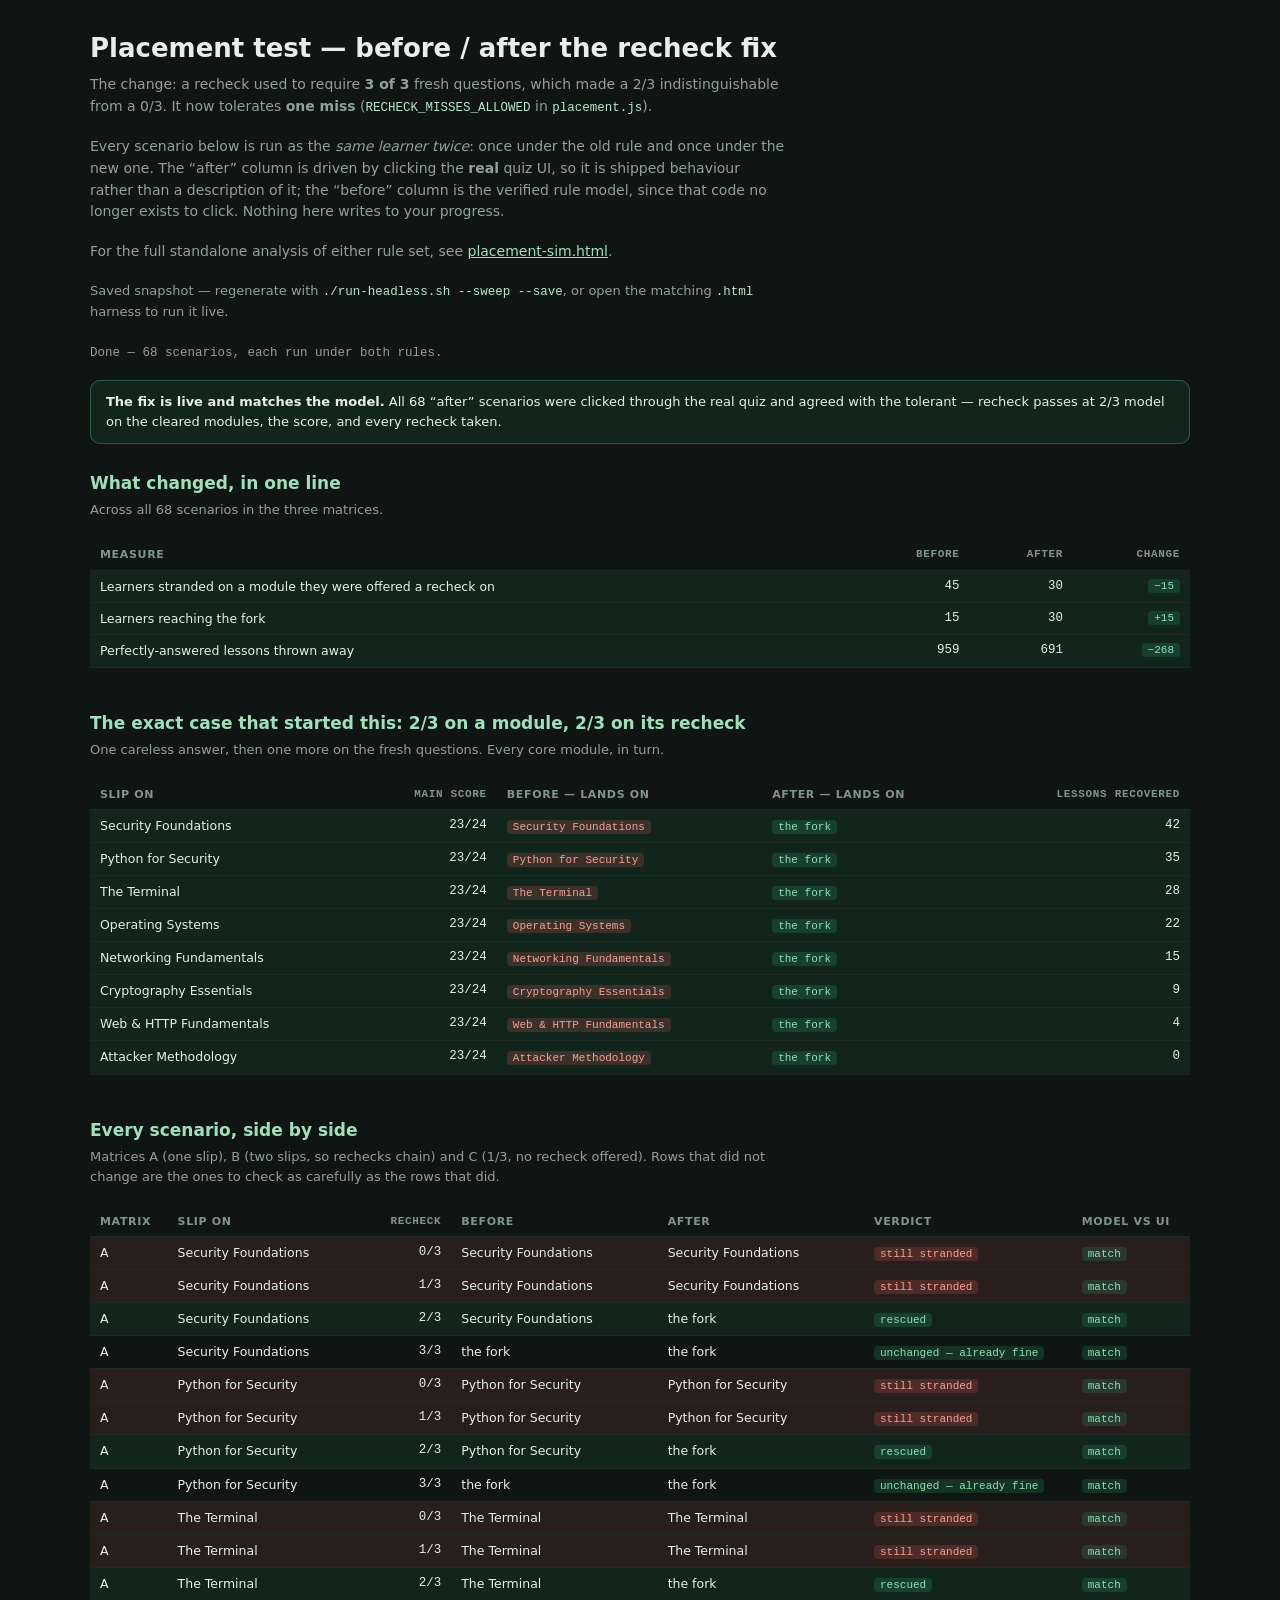
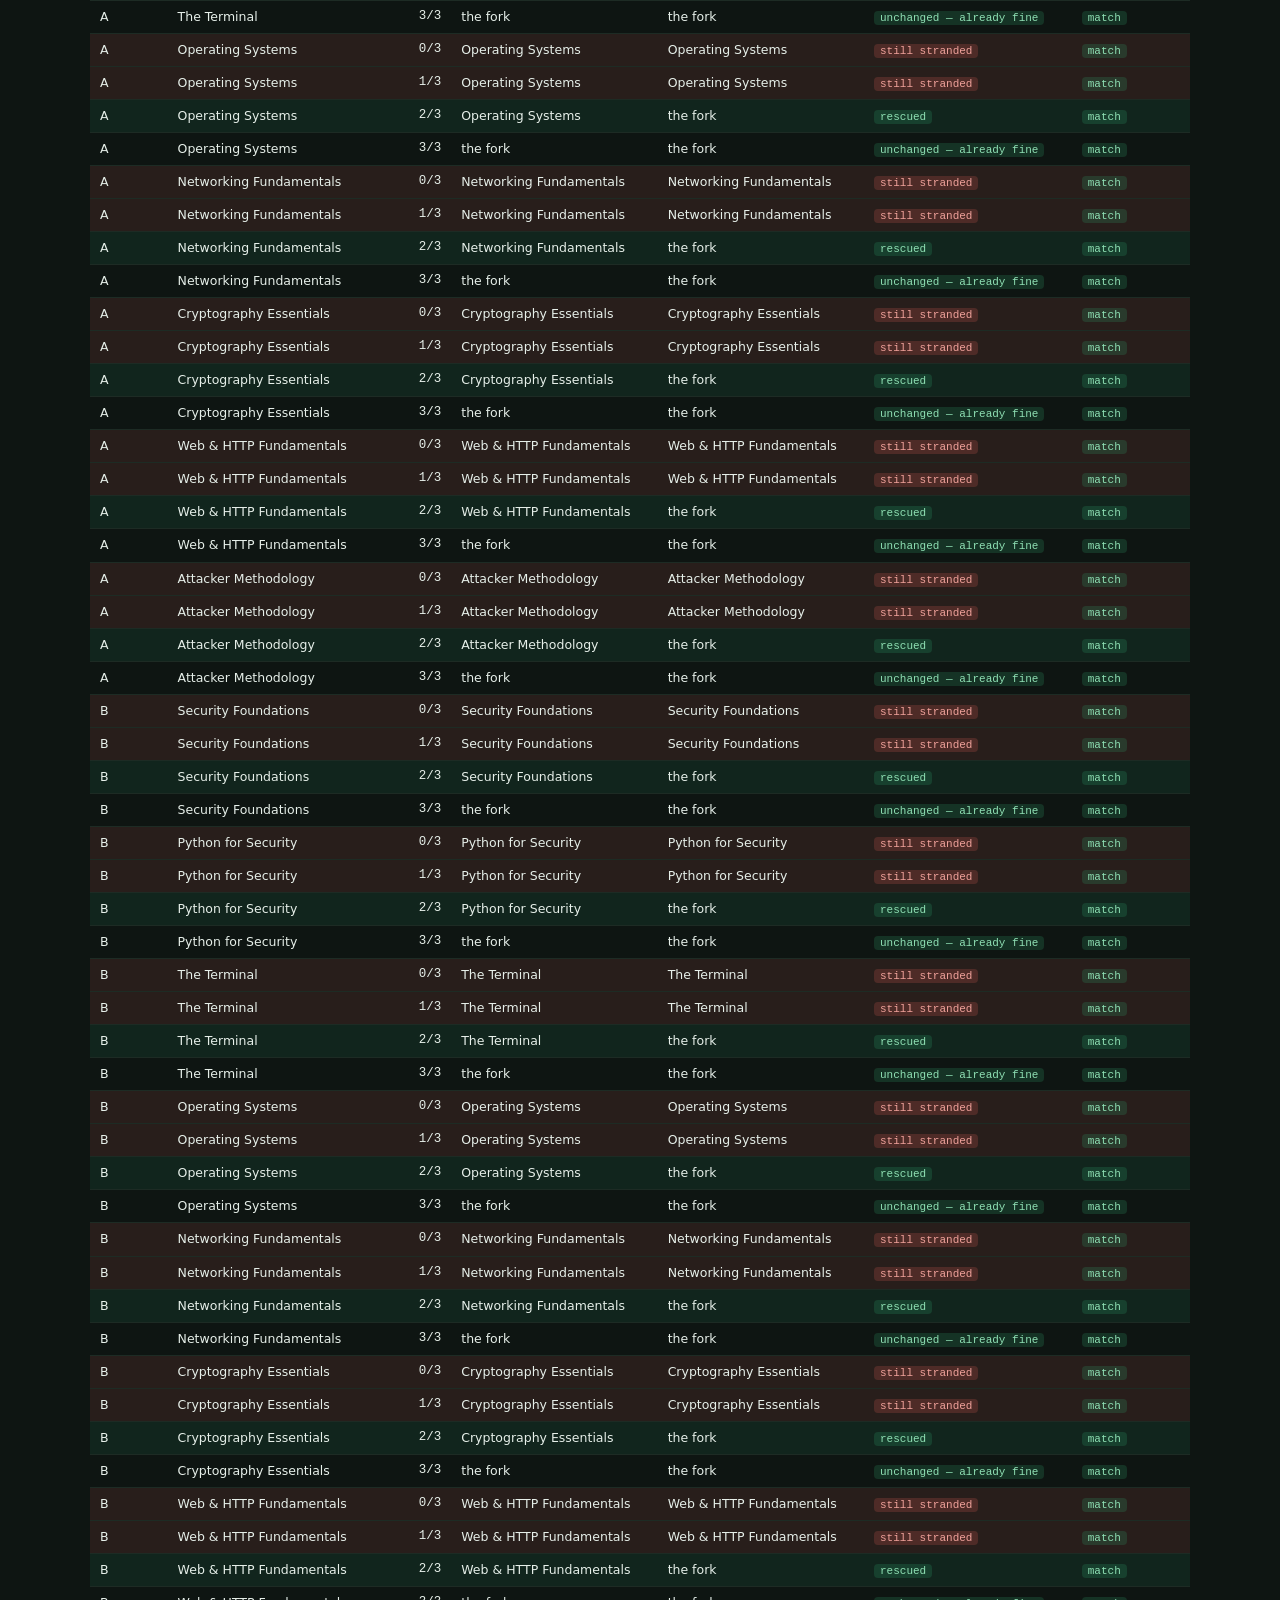
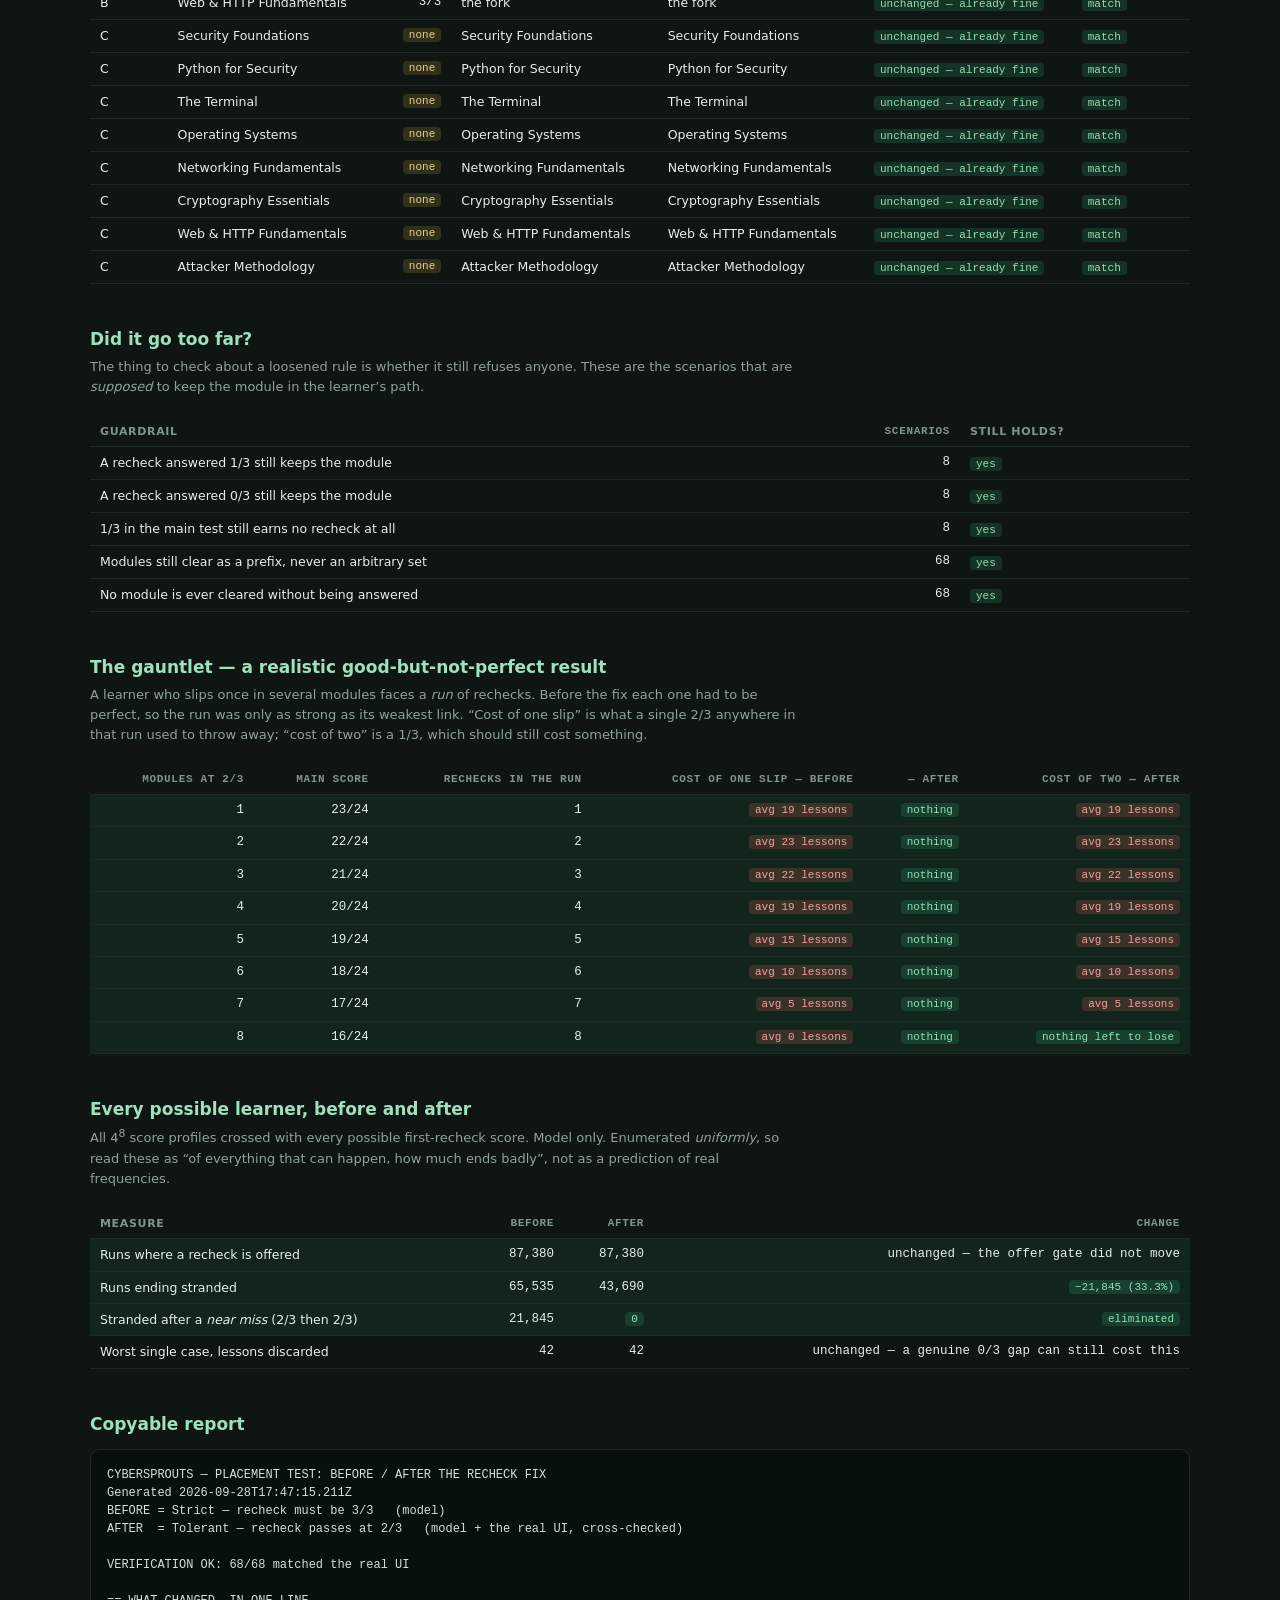
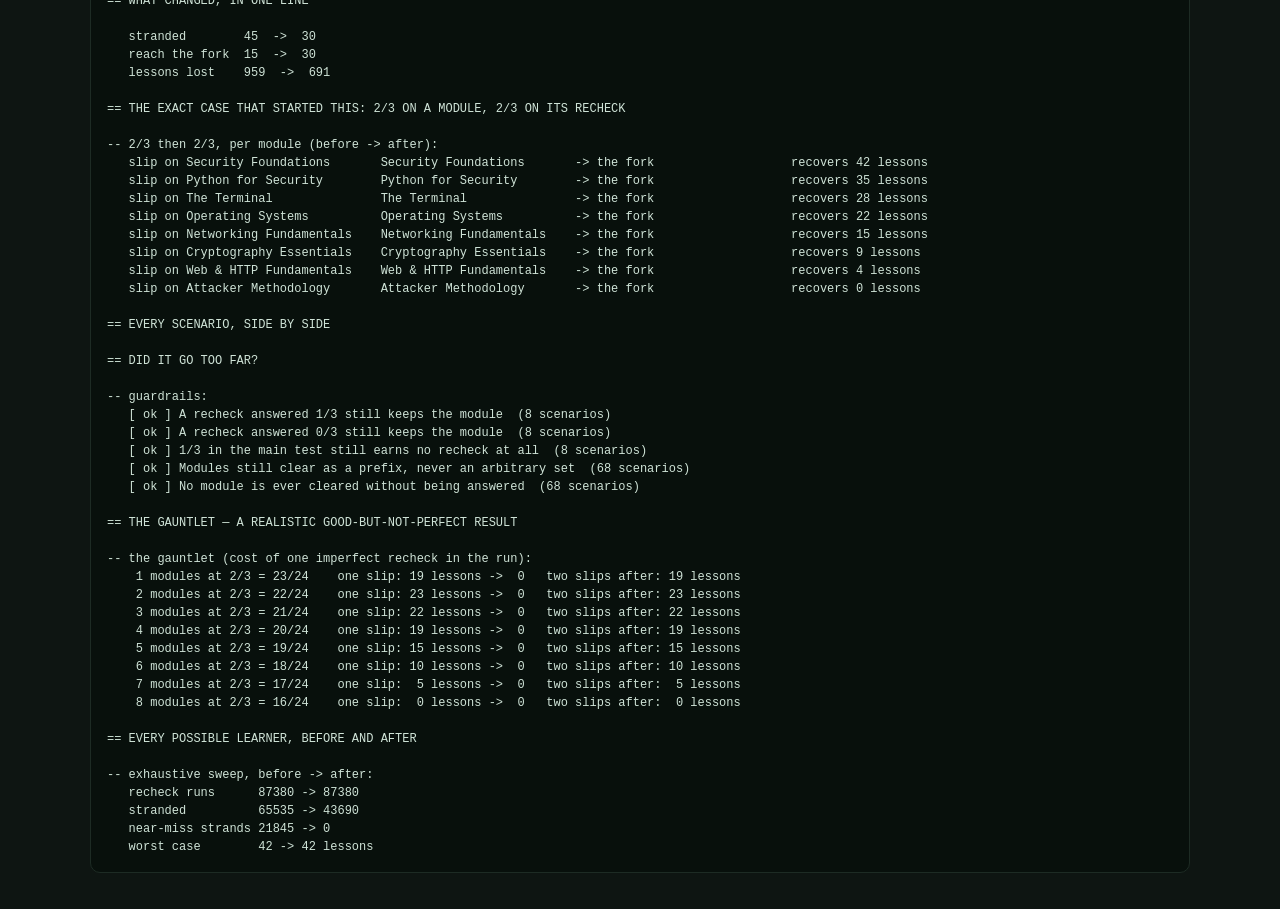
<file: tests/report-comparison.html>
<!DOCTYPE html>
<html lang="en"><head>
<meta charset="utf-8">
<meta name="viewport" content="width=device-width, initial-scale=1, viewport-fit=cover">
<title>Placement test — before / after the recheck fix</title>
<style>
  :root { color-scheme: dark; }
  body {
    margin: 0; padding: 28px 20px 80px;
    background: #0e1512; color: #e6efe9;
    font: 14px/1.55 ui-sans-serif, -apple-system, "Segoe UI", system-ui, sans-serif;
  }
  .wrap { max-width: 1100px; margin: 0 auto; }
  h1 { font-size: 26px; margin: 0 0 6px; }
  h2 { font-size: 17px; margin: 38px 0 4px; color: #9fe0bd; }
  h2:first-of-type { margin-top: 26px; }
  p.note { color: #8fa39a; margin: 0 0 18px; max-width: 78ch; }
  p.sub { color: #8fa39a; margin: 0 0 14px; max-width: 86ch; font-size: 13px; }
  code { font-family: ui-monospace, SFMono-Regular, Menlo, monospace; font-size: 12.5px; color: #b7e8cd; }

  button {
    font: inherit; font-weight: 600; cursor: pointer;
    background: #2f9e68; color: #08120d; border: 0;
    border-radius: 8px; padding: 10px 18px; margin: 0 8px 20px 0;
  }
  button.ghost { background: transparent; color: #9fe0bd; box-shadow: inset 0 0 0 1px #2c463a; }
  button[disabled] { opacity: .5; cursor: default; }

  #status { color: #8fa39a; font-family: ui-monospace, Menlo, monospace; font-size: 12.5px; min-height: 18px; }

  table { border-collapse: collapse; width: 100%; margin: 6px 0 4px; font-size: 12.5px; }
  th, td { text-align: left; padding: 6px 10px; border-bottom: 1px solid #1d2b24; vertical-align: top; }
  th { color: #7f968b; font-weight: 600; font-size: 11px; letter-spacing: .06em; text-transform: uppercase; }
  td.num, th.num { text-align: right; font-family: ui-monospace, Menlo, monospace; }
  tr.stuck td { background: rgba(214, 92, 84, .13); }
  tr.fork  td { background: rgba(47, 158, 104, .12); }
  .tag { font-family: ui-monospace, Menlo, monospace; font-size: 11px; padding: 1px 6px; border-radius: 4px; }
  .tag.ok   { background: rgba(47,158,104,.22);  color: #8fe0b4; }
  .tag.bad  { background: rgba(214,92,84,.22);   color: #f0a29b; }
  .tag.warn { background: rgba(212,175,55,.18);  color: #e8d08a; }

  .scroll { overflow-x: auto; }
  pre.report {
    background: #08100c; border: 1px solid #1d2b24; border-radius: 10px;
    padding: 16px; overflow-x: auto; font-size: 12px; line-height: 1.5;
    color: #cfe3d7; white-space: pre;
  }
  .verify { border-radius: 10px; padding: 12px 16px; margin: 16px 0 0; font-size: 13px; }
  .verify.ok  { background: rgba(47,158,104,.12);  box-shadow: inset 0 0 0 1px #2b5c42; }
  .verify.bad { background: rgba(214,92,84,.14);   box-shadow: inset 0 0 0 1px #6b322e; }

  /* The real placement app runs in here. Hidden, but present and clickable. */
  #stage { position: absolute; width: 1px; height: 1px; overflow: hidden; clip-path: inset(50%); }
</style>
</head>
<body>
<div class="wrap">
  <h1>Placement test — before / after the recheck fix</h1>
  <p class="note">
    The change: a recheck used to require <strong>3 of 3</strong> fresh questions, which made a 2/3
    indistinguishable from a 0/3. It now tolerates <strong>one miss</strong>
    (<code>RECHECK_MISSES_ALLOWED</code> in <code>placement.js</code>).
  </p>
  <p class="note">
    Every scenario below is run as the <em>same learner twice</em>: once under the old rule and once under
    the new one. The “after” column is driven by clicking the <strong>real</strong> quiz UI, so it is
    shipped behaviour rather than a description of it; the “before” column is the verified rule model,
    since that code no longer exists to click. Nothing here writes to your progress.
  </p>
  <p class="note">
    For the full standalone analysis of either rule set, see
    <a href="placement-sim.html" style="color:#9fe0bd">placement-sim.html</a>.
  </p>

  
  <p class="sub" style="margin-bottom:22px">Saved snapshot &mdash; regenerate with <code>./run-headless.sh --sweep --save</code>, or open the matching <code>.html</code> harness to run it live.</p>
  <div id="status">Done — 68 scenarios, each run under both rules.</div>

  <div id="out"><div class="verify ok"><strong>The fix is live and matches the model.</strong> All 68 “after” scenarios were clicked through the real quiz and agreed with the tolerant — recheck passes at 2/3 model on the cleared modules, the score, and every recheck taken.</div><h2>What changed, in one line</h2><p class="sub">Across all 68 scenarios in the three matrices.</p><div class="scroll"><table><thead><tr><th class="">Measure</th><th class="num">Before</th><th class="num">After</th><th class="num">Change</th></tr></thead><tbody><tr class="fork"><td class="">Learners stranded on a module they were offered a recheck on</td><td class="num">45</td><td class="num">30</td><td class="num"><span class="tag ok">−15</span></td></tr><tr class="fork"><td class="">Learners reaching the fork</td><td class="num">15</td><td class="num">30</td><td class="num"><span class="tag ok">+15</span></td></tr><tr class="fork"><td class="">Perfectly-answered lessons thrown away</td><td class="num">959</td><td class="num">691</td><td class="num"><span class="tag ok">−268</span></td></tr></tbody></table></div><h2>The exact case that started this: 2/3 on a module, 2/3 on its recheck</h2><p class="sub">One careless answer, then one more on the fresh questions. Every core module, in turn.</p><div class="scroll"><table><thead><tr><th class="">Slip on</th><th class="num">Main score</th><th class="">Before — lands on</th><th class="">After — lands on</th><th class="num">Lessons recovered</th></tr></thead><tbody><tr class="fork"><td class="">Security Foundations</td><td class="num">23/24</td><td class=""><span class="tag bad">Security Foundations</span></td><td class=""><span class="tag ok">the fork</span></td><td class="num">42</td></tr><tr class="fork"><td class="">Python for Security</td><td class="num">23/24</td><td class=""><span class="tag bad">Python for Security</span></td><td class=""><span class="tag ok">the fork</span></td><td class="num">35</td></tr><tr class="fork"><td class="">The Terminal</td><td class="num">23/24</td><td class=""><span class="tag bad">The Terminal</span></td><td class=""><span class="tag ok">the fork</span></td><td class="num">28</td></tr><tr class="fork"><td class="">Operating Systems</td><td class="num">23/24</td><td class=""><span class="tag bad">Operating Systems</span></td><td class=""><span class="tag ok">the fork</span></td><td class="num">22</td></tr><tr class="fork"><td class="">Networking Fundamentals</td><td class="num">23/24</td><td class=""><span class="tag bad">Networking Fundamentals</span></td><td class=""><span class="tag ok">the fork</span></td><td class="num">15</td></tr><tr class="fork"><td class="">Cryptography Essentials</td><td class="num">23/24</td><td class=""><span class="tag bad">Cryptography Essentials</span></td><td class=""><span class="tag ok">the fork</span></td><td class="num">9</td></tr><tr class="fork"><td class="">Web &amp; HTTP Fundamentals</td><td class="num">23/24</td><td class=""><span class="tag bad">Web &amp; HTTP Fundamentals</span></td><td class=""><span class="tag ok">the fork</span></td><td class="num">4</td></tr><tr class="fork"><td class="">Attacker Methodology</td><td class="num">23/24</td><td class=""><span class="tag bad">Attacker Methodology</span></td><td class=""><span class="tag ok">the fork</span></td><td class="num">0</td></tr></tbody></table></div><h2>Every scenario, side by side</h2><p class="sub">Matrices A (one slip), B (two slips, so rechecks chain) and C (1/3, no recheck offered). Rows that did not change are the ones to check as carefully as the rows that did.</p><div class="scroll"><table><thead><tr><th class="">Matrix</th><th class="">Slip on</th><th class="num">Recheck</th><th class="">Before</th><th class="">After</th><th class="">Verdict</th><th class="">Model vs UI</th></tr></thead><tbody><tr class="stuck"><td class="">A</td><td class="">Security Foundations</td><td class="num">0/3</td><td class="">Security Foundations</td><td class="">Security Foundations</td><td class=""><span class="tag bad">still stranded</span></td><td class=""><span class="tag ok">match</span></td></tr><tr class="stuck"><td class="">A</td><td class="">Security Foundations</td><td class="num">1/3</td><td class="">Security Foundations</td><td class="">Security Foundations</td><td class=""><span class="tag bad">still stranded</span></td><td class=""><span class="tag ok">match</span></td></tr><tr class="fork"><td class="">A</td><td class="">Security Foundations</td><td class="num">2/3</td><td class="">Security Foundations</td><td class="">the fork</td><td class=""><span class="tag ok">rescued</span></td><td class=""><span class="tag ok">match</span></td></tr><tr class=""><td class="">A</td><td class="">Security Foundations</td><td class="num">3/3</td><td class="">the fork</td><td class="">the fork</td><td class=""><span class="tag ok">unchanged — already fine</span></td><td class=""><span class="tag ok">match</span></td></tr><tr class="stuck"><td class="">A</td><td class="">Python for Security</td><td class="num">0/3</td><td class="">Python for Security</td><td class="">Python for Security</td><td class=""><span class="tag bad">still stranded</span></td><td class=""><span class="tag ok">match</span></td></tr><tr class="stuck"><td class="">A</td><td class="">Python for Security</td><td class="num">1/3</td><td class="">Python for Security</td><td class="">Python for Security</td><td class=""><span class="tag bad">still stranded</span></td><td class=""><span class="tag ok">match</span></td></tr><tr class="fork"><td class="">A</td><td class="">Python for Security</td><td class="num">2/3</td><td class="">Python for Security</td><td class="">the fork</td><td class=""><span class="tag ok">rescued</span></td><td class=""><span class="tag ok">match</span></td></tr><tr class=""><td class="">A</td><td class="">Python for Security</td><td class="num">3/3</td><td class="">the fork</td><td class="">the fork</td><td class=""><span class="tag ok">unchanged — already fine</span></td><td class=""><span class="tag ok">match</span></td></tr><tr class="stuck"><td class="">A</td><td class="">The Terminal</td><td class="num">0/3</td><td class="">The Terminal</td><td class="">The Terminal</td><td class=""><span class="tag bad">still stranded</span></td><td class=""><span class="tag ok">match</span></td></tr><tr class="stuck"><td class="">A</td><td class="">The Terminal</td><td class="num">1/3</td><td class="">The Terminal</td><td class="">The Terminal</td><td class=""><span class="tag bad">still stranded</span></td><td class=""><span class="tag ok">match</span></td></tr><tr class="fork"><td class="">A</td><td class="">The Terminal</td><td class="num">2/3</td><td class="">The Terminal</td><td class="">the fork</td><td class=""><span class="tag ok">rescued</span></td><td class=""><span class="tag ok">match</span></td></tr><tr class=""><td class="">A</td><td class="">The Terminal</td><td class="num">3/3</td><td class="">the fork</td><td class="">the fork</td><td class=""><span class="tag ok">unchanged — already fine</span></td><td class=""><span class="tag ok">match</span></td></tr><tr class="stuck"><td class="">A</td><td class="">Operating Systems</td><td class="num">0/3</td><td class="">Operating Systems</td><td class="">Operating Systems</td><td class=""><span class="tag bad">still stranded</span></td><td class=""><span class="tag ok">match</span></td></tr><tr class="stuck"><td class="">A</td><td class="">Operating Systems</td><td class="num">1/3</td><td class="">Operating Systems</td><td class="">Operating Systems</td><td class=""><span class="tag bad">still stranded</span></td><td class=""><span class="tag ok">match</span></td></tr><tr class="fork"><td class="">A</td><td class="">Operating Systems</td><td class="num">2/3</td><td class="">Operating Systems</td><td class="">the fork</td><td class=""><span class="tag ok">rescued</span></td><td class=""><span class="tag ok">match</span></td></tr><tr class=""><td class="">A</td><td class="">Operating Systems</td><td class="num">3/3</td><td class="">the fork</td><td class="">the fork</td><td class=""><span class="tag ok">unchanged — already fine</span></td><td class=""><span class="tag ok">match</span></td></tr><tr class="stuck"><td class="">A</td><td class="">Networking Fundamentals</td><td class="num">0/3</td><td class="">Networking Fundamentals</td><td class="">Networking Fundamentals</td><td class=""><span class="tag bad">still stranded</span></td><td class=""><span class="tag ok">match</span></td></tr><tr class="stuck"><td class="">A</td><td class="">Networking Fundamentals</td><td class="num">1/3</td><td class="">Networking Fundamentals</td><td class="">Networking Fundamentals</td><td class=""><span class="tag bad">still stranded</span></td><td class=""><span class="tag ok">match</span></td></tr><tr class="fork"><td class="">A</td><td class="">Networking Fundamentals</td><td class="num">2/3</td><td class="">Networking Fundamentals</td><td class="">the fork</td><td class=""><span class="tag ok">rescued</span></td><td class=""><span class="tag ok">match</span></td></tr><tr class=""><td class="">A</td><td class="">Networking Fundamentals</td><td class="num">3/3</td><td class="">the fork</td><td class="">the fork</td><td class=""><span class="tag ok">unchanged — already fine</span></td><td class=""><span class="tag ok">match</span></td></tr><tr class="stuck"><td class="">A</td><td class="">Cryptography Essentials</td><td class="num">0/3</td><td class="">Cryptography Essentials</td><td class="">Cryptography Essentials</td><td class=""><span class="tag bad">still stranded</span></td><td class=""><span class="tag ok">match</span></td></tr><tr class="stuck"><td class="">A</td><td class="">Cryptography Essentials</td><td class="num">1/3</td><td class="">Cryptography Essentials</td><td class="">Cryptography Essentials</td><td class=""><span class="tag bad">still stranded</span></td><td class=""><span class="tag ok">match</span></td></tr><tr class="fork"><td class="">A</td><td class="">Cryptography Essentials</td><td class="num">2/3</td><td class="">Cryptography Essentials</td><td class="">the fork</td><td class=""><span class="tag ok">rescued</span></td><td class=""><span class="tag ok">match</span></td></tr><tr class=""><td class="">A</td><td class="">Cryptography Essentials</td><td class="num">3/3</td><td class="">the fork</td><td class="">the fork</td><td class=""><span class="tag ok">unchanged — already fine</span></td><td class=""><span class="tag ok">match</span></td></tr><tr class="stuck"><td class="">A</td><td class="">Web &amp; HTTP Fundamentals</td><td class="num">0/3</td><td class="">Web &amp; HTTP Fundamentals</td><td class="">Web &amp; HTTP Fundamentals</td><td class=""><span class="tag bad">still stranded</span></td><td class=""><span class="tag ok">match</span></td></tr><tr class="stuck"><td class="">A</td><td class="">Web &amp; HTTP Fundamentals</td><td class="num">1/3</td><td class="">Web &amp; HTTP Fundamentals</td><td class="">Web &amp; HTTP Fundamentals</td><td class=""><span class="tag bad">still stranded</span></td><td class=""><span class="tag ok">match</span></td></tr><tr class="fork"><td class="">A</td><td class="">Web &amp; HTTP Fundamentals</td><td class="num">2/3</td><td class="">Web &amp; HTTP Fundamentals</td><td class="">the fork</td><td class=""><span class="tag ok">rescued</span></td><td class=""><span class="tag ok">match</span></td></tr><tr class=""><td class="">A</td><td class="">Web &amp; HTTP Fundamentals</td><td class="num">3/3</td><td class="">the fork</td><td class="">the fork</td><td class=""><span class="tag ok">unchanged — already fine</span></td><td class=""><span class="tag ok">match</span></td></tr><tr class="stuck"><td class="">A</td><td class="">Attacker Methodology</td><td class="num">0/3</td><td class="">Attacker Methodology</td><td class="">Attacker Methodology</td><td class=""><span class="tag bad">still stranded</span></td><td class=""><span class="tag ok">match</span></td></tr><tr class="stuck"><td class="">A</td><td class="">Attacker Methodology</td><td class="num">1/3</td><td class="">Attacker Methodology</td><td class="">Attacker Methodology</td><td class=""><span class="tag bad">still stranded</span></td><td class=""><span class="tag ok">match</span></td></tr><tr class="fork"><td class="">A</td><td class="">Attacker Methodology</td><td class="num">2/3</td><td class="">Attacker Methodology</td><td class="">the fork</td><td class=""><span class="tag ok">rescued</span></td><td class=""><span class="tag ok">match</span></td></tr><tr class=""><td class="">A</td><td class="">Attacker Methodology</td><td class="num">3/3</td><td class="">the fork</td><td class="">the fork</td><td class=""><span class="tag ok">unchanged — already fine</span></td><td class=""><span class="tag ok">match</span></td></tr><tr class="stuck"><td class="">B</td><td class="">Security Foundations</td><td class="num">0/3</td><td class="">Security Foundations</td><td class="">Security Foundations</td><td class=""><span class="tag bad">still stranded</span></td><td class=""><span class="tag ok">match</span></td></tr><tr class="stuck"><td class="">B</td><td class="">Security Foundations</td><td class="num">1/3</td><td class="">Security Foundations</td><td class="">Security Foundations</td><td class=""><span class="tag bad">still stranded</span></td><td class=""><span class="tag ok">match</span></td></tr><tr class="fork"><td class="">B</td><td class="">Security Foundations</td><td class="num">2/3</td><td class="">Security Foundations</td><td class="">the fork</td><td class=""><span class="tag ok">rescued</span></td><td class=""><span class="tag ok">match</span></td></tr><tr class=""><td class="">B</td><td class="">Security Foundations</td><td class="num">3/3</td><td class="">the fork</td><td class="">the fork</td><td class=""><span class="tag ok">unchanged — already fine</span></td><td class=""><span class="tag ok">match</span></td></tr><tr class="stuck"><td class="">B</td><td class="">Python for Security</td><td class="num">0/3</td><td class="">Python for Security</td><td class="">Python for Security</td><td class=""><span class="tag bad">still stranded</span></td><td class=""><span class="tag ok">match</span></td></tr><tr class="stuck"><td class="">B</td><td class="">Python for Security</td><td class="num">1/3</td><td class="">Python for Security</td><td class="">Python for Security</td><td class=""><span class="tag bad">still stranded</span></td><td class=""><span class="tag ok">match</span></td></tr><tr class="fork"><td class="">B</td><td class="">Python for Security</td><td class="num">2/3</td><td class="">Python for Security</td><td class="">the fork</td><td class=""><span class="tag ok">rescued</span></td><td class=""><span class="tag ok">match</span></td></tr><tr class=""><td class="">B</td><td class="">Python for Security</td><td class="num">3/3</td><td class="">the fork</td><td class="">the fork</td><td class=""><span class="tag ok">unchanged — already fine</span></td><td class=""><span class="tag ok">match</span></td></tr><tr class="stuck"><td class="">B</td><td class="">The Terminal</td><td class="num">0/3</td><td class="">The Terminal</td><td class="">The Terminal</td><td class=""><span class="tag bad">still stranded</span></td><td class=""><span class="tag ok">match</span></td></tr><tr class="stuck"><td class="">B</td><td class="">The Terminal</td><td class="num">1/3</td><td class="">The Terminal</td><td class="">The Terminal</td><td class=""><span class="tag bad">still stranded</span></td><td class=""><span class="tag ok">match</span></td></tr><tr class="fork"><td class="">B</td><td class="">The Terminal</td><td class="num">2/3</td><td class="">The Terminal</td><td class="">the fork</td><td class=""><span class="tag ok">rescued</span></td><td class=""><span class="tag ok">match</span></td></tr><tr class=""><td class="">B</td><td class="">The Terminal</td><td class="num">3/3</td><td class="">the fork</td><td class="">the fork</td><td class=""><span class="tag ok">unchanged — already fine</span></td><td class=""><span class="tag ok">match</span></td></tr><tr class="stuck"><td class="">B</td><td class="">Operating Systems</td><td class="num">0/3</td><td class="">Operating Systems</td><td class="">Operating Systems</td><td class=""><span class="tag bad">still stranded</span></td><td class=""><span class="tag ok">match</span></td></tr><tr class="stuck"><td class="">B</td><td class="">Operating Systems</td><td class="num">1/3</td><td class="">Operating Systems</td><td class="">Operating Systems</td><td class=""><span class="tag bad">still stranded</span></td><td class=""><span class="tag ok">match</span></td></tr><tr class="fork"><td class="">B</td><td class="">Operating Systems</td><td class="num">2/3</td><td class="">Operating Systems</td><td class="">the fork</td><td class=""><span class="tag ok">rescued</span></td><td class=""><span class="tag ok">match</span></td></tr><tr class=""><td class="">B</td><td class="">Operating Systems</td><td class="num">3/3</td><td class="">the fork</td><td class="">the fork</td><td class=""><span class="tag ok">unchanged — already fine</span></td><td class=""><span class="tag ok">match</span></td></tr><tr class="stuck"><td class="">B</td><td class="">Networking Fundamentals</td><td class="num">0/3</td><td class="">Networking Fundamentals</td><td class="">Networking Fundamentals</td><td class=""><span class="tag bad">still stranded</span></td><td class=""><span class="tag ok">match</span></td></tr><tr class="stuck"><td class="">B</td><td class="">Networking Fundamentals</td><td class="num">1/3</td><td class="">Networking Fundamentals</td><td class="">Networking Fundamentals</td><td class=""><span class="tag bad">still stranded</span></td><td class=""><span class="tag ok">match</span></td></tr><tr class="fork"><td class="">B</td><td class="">Networking Fundamentals</td><td class="num">2/3</td><td class="">Networking Fundamentals</td><td class="">the fork</td><td class=""><span class="tag ok">rescued</span></td><td class=""><span class="tag ok">match</span></td></tr><tr class=""><td class="">B</td><td class="">Networking Fundamentals</td><td class="num">3/3</td><td class="">the fork</td><td class="">the fork</td><td class=""><span class="tag ok">unchanged — already fine</span></td><td class=""><span class="tag ok">match</span></td></tr><tr class="stuck"><td class="">B</td><td class="">Cryptography Essentials</td><td class="num">0/3</td><td class="">Cryptography Essentials</td><td class="">Cryptography Essentials</td><td class=""><span class="tag bad">still stranded</span></td><td class=""><span class="tag ok">match</span></td></tr><tr class="stuck"><td class="">B</td><td class="">Cryptography Essentials</td><td class="num">1/3</td><td class="">Cryptography Essentials</td><td class="">Cryptography Essentials</td><td class=""><span class="tag bad">still stranded</span></td><td class=""><span class="tag ok">match</span></td></tr><tr class="fork"><td class="">B</td><td class="">Cryptography Essentials</td><td class="num">2/3</td><td class="">Cryptography Essentials</td><td class="">the fork</td><td class=""><span class="tag ok">rescued</span></td><td class=""><span class="tag ok">match</span></td></tr><tr class=""><td class="">B</td><td class="">Cryptography Essentials</td><td class="num">3/3</td><td class="">the fork</td><td class="">the fork</td><td class=""><span class="tag ok">unchanged — already fine</span></td><td class=""><span class="tag ok">match</span></td></tr><tr class="stuck"><td class="">B</td><td class="">Web &amp; HTTP Fundamentals</td><td class="num">0/3</td><td class="">Web &amp; HTTP Fundamentals</td><td class="">Web &amp; HTTP Fundamentals</td><td class=""><span class="tag bad">still stranded</span></td><td class=""><span class="tag ok">match</span></td></tr><tr class="stuck"><td class="">B</td><td class="">Web &amp; HTTP Fundamentals</td><td class="num">1/3</td><td class="">Web &amp; HTTP Fundamentals</td><td class="">Web &amp; HTTP Fundamentals</td><td class=""><span class="tag bad">still stranded</span></td><td class=""><span class="tag ok">match</span></td></tr><tr class="fork"><td class="">B</td><td class="">Web &amp; HTTP Fundamentals</td><td class="num">2/3</td><td class="">Web &amp; HTTP Fundamentals</td><td class="">the fork</td><td class=""><span class="tag ok">rescued</span></td><td class=""><span class="tag ok">match</span></td></tr><tr class=""><td class="">B</td><td class="">Web &amp; HTTP Fundamentals</td><td class="num">3/3</td><td class="">the fork</td><td class="">the fork</td><td class=""><span class="tag ok">unchanged — already fine</span></td><td class=""><span class="tag ok">match</span></td></tr><tr class=""><td class="">C</td><td class="">Security Foundations</td><td class="num"><span class="tag warn">none</span></td><td class="">Security Foundations</td><td class="">Security Foundations</td><td class=""><span class="tag ok">unchanged — already fine</span></td><td class=""><span class="tag ok">match</span></td></tr><tr class=""><td class="">C</td><td class="">Python for Security</td><td class="num"><span class="tag warn">none</span></td><td class="">Python for Security</td><td class="">Python for Security</td><td class=""><span class="tag ok">unchanged — already fine</span></td><td class=""><span class="tag ok">match</span></td></tr><tr class=""><td class="">C</td><td class="">The Terminal</td><td class="num"><span class="tag warn">none</span></td><td class="">The Terminal</td><td class="">The Terminal</td><td class=""><span class="tag ok">unchanged — already fine</span></td><td class=""><span class="tag ok">match</span></td></tr><tr class=""><td class="">C</td><td class="">Operating Systems</td><td class="num"><span class="tag warn">none</span></td><td class="">Operating Systems</td><td class="">Operating Systems</td><td class=""><span class="tag ok">unchanged — already fine</span></td><td class=""><span class="tag ok">match</span></td></tr><tr class=""><td class="">C</td><td class="">Networking Fundamentals</td><td class="num"><span class="tag warn">none</span></td><td class="">Networking Fundamentals</td><td class="">Networking Fundamentals</td><td class=""><span class="tag ok">unchanged — already fine</span></td><td class=""><span class="tag ok">match</span></td></tr><tr class=""><td class="">C</td><td class="">Cryptography Essentials</td><td class="num"><span class="tag warn">none</span></td><td class="">Cryptography Essentials</td><td class="">Cryptography Essentials</td><td class=""><span class="tag ok">unchanged — already fine</span></td><td class=""><span class="tag ok">match</span></td></tr><tr class=""><td class="">C</td><td class="">Web &amp; HTTP Fundamentals</td><td class="num"><span class="tag warn">none</span></td><td class="">Web &amp; HTTP Fundamentals</td><td class="">Web &amp; HTTP Fundamentals</td><td class=""><span class="tag ok">unchanged — already fine</span></td><td class=""><span class="tag ok">match</span></td></tr><tr class=""><td class="">C</td><td class="">Attacker Methodology</td><td class="num"><span class="tag warn">none</span></td><td class="">Attacker Methodology</td><td class="">Attacker Methodology</td><td class=""><span class="tag ok">unchanged — already fine</span></td><td class=""><span class="tag ok">match</span></td></tr></tbody></table></div><h2>Did it go too far?</h2><p class="sub">The thing to check about a loosened rule is whether it still refuses anyone. These are the scenarios that are <em>supposed</em> to keep the module in the learner’s path.</p><div class="scroll"><table><thead><tr><th class="">Guardrail</th><th class="num">Scenarios</th><th class="">Still holds?</th></tr></thead><tbody><tr class=""><td class="">A recheck answered 1/3 still keeps the module</td><td class="num">8</td><td class=""><span class="tag ok">yes</span></td></tr><tr class=""><td class="">A recheck answered 0/3 still keeps the module</td><td class="num">8</td><td class=""><span class="tag ok">yes</span></td></tr><tr class=""><td class="">1/3 in the main test still earns no recheck at all</td><td class="num">8</td><td class=""><span class="tag ok">yes</span></td></tr><tr class=""><td class="">Modules still clear as a prefix, never an arbitrary set</td><td class="num">68</td><td class=""><span class="tag ok">yes</span></td></tr><tr class=""><td class="">No module is ever cleared without being answered</td><td class="num">68</td><td class=""><span class="tag ok">yes</span></td></tr></tbody></table></div><h2>The gauntlet — a realistic good-but-not-perfect result</h2><p class="sub">A learner who slips once in several modules faces a <em>run</em> of rechecks. Before the fix each one had to be perfect, so the run was only as strong as its weakest link. “Cost of one slip” is what a single 2/3 anywhere in that run used to throw away; “cost of two” is a 1/3, which should still cost something.</p><div class="scroll"><table><thead><tr><th class="num">Modules at 2/3</th><th class="num">Main score</th><th class="num">Rechecks in the run</th><th class="num">Cost of ONE slip — before</th><th class="num">— after</th><th class="num">Cost of TWO — after</th></tr></thead><tbody><tr class="fork"><td class="num">1</td><td class="num">23/24</td><td class="num">1</td><td class="num"><span class="tag bad">avg 19 lessons</span></td><td class="num"><span class="tag ok">nothing</span></td><td class="num"><span class="tag bad">avg 19 lessons</span></td></tr><tr class="fork"><td class="num">2</td><td class="num">22/24</td><td class="num">2</td><td class="num"><span class="tag bad">avg 23 lessons</span></td><td class="num"><span class="tag ok">nothing</span></td><td class="num"><span class="tag bad">avg 23 lessons</span></td></tr><tr class="fork"><td class="num">3</td><td class="num">21/24</td><td class="num">3</td><td class="num"><span class="tag bad">avg 22 lessons</span></td><td class="num"><span class="tag ok">nothing</span></td><td class="num"><span class="tag bad">avg 22 lessons</span></td></tr><tr class="fork"><td class="num">4</td><td class="num">20/24</td><td class="num">4</td><td class="num"><span class="tag bad">avg 19 lessons</span></td><td class="num"><span class="tag ok">nothing</span></td><td class="num"><span class="tag bad">avg 19 lessons</span></td></tr><tr class="fork"><td class="num">5</td><td class="num">19/24</td><td class="num">5</td><td class="num"><span class="tag bad">avg 15 lessons</span></td><td class="num"><span class="tag ok">nothing</span></td><td class="num"><span class="tag bad">avg 15 lessons</span></td></tr><tr class="fork"><td class="num">6</td><td class="num">18/24</td><td class="num">6</td><td class="num"><span class="tag bad">avg 10 lessons</span></td><td class="num"><span class="tag ok">nothing</span></td><td class="num"><span class="tag bad">avg 10 lessons</span></td></tr><tr class="fork"><td class="num">7</td><td class="num">17/24</td><td class="num">7</td><td class="num"><span class="tag bad">avg 5 lessons</span></td><td class="num"><span class="tag ok">nothing</span></td><td class="num"><span class="tag bad">avg 5 lessons</span></td></tr><tr class="fork"><td class="num">8</td><td class="num">16/24</td><td class="num">8</td><td class="num"><span class="tag bad">avg 0 lessons</span></td><td class="num"><span class="tag ok">nothing</span></td><td class="num"><span class="tag ok">nothing left to lose</span></td></tr></tbody></table></div><h2>Every possible learner, before and after</h2><p class="sub">All 4<sup>8</sup> score profiles crossed with every possible first-recheck score. Model only. Enumerated <em>uniformly</em>, so read these as “of everything that can happen, how much ends badly”, not as a prediction of real frequencies.</p><div class="scroll"><table><thead><tr><th class="">Measure</th><th class="num">Before</th><th class="num">After</th><th class="num">Change</th></tr></thead><tbody><tr class="fork"><td class="">Runs where a recheck is offered</td><td class="num">87,380</td><td class="num">87,380</td><td class="num">unchanged — the offer gate did not move</td></tr><tr class="fork"><td class="">Runs ending stranded</td><td class="num">65,535</td><td class="num">43,690</td><td class="num"><span class="tag ok">−21,845 (33.3%)</span></td></tr><tr class="fork"><td class="">Stranded after a <em>near miss</em> (2/3 then 2/3)</td><td class="num">21,845</td><td class="num"><span class="tag ok">0</span></td><td class="num"><span class="tag ok">eliminated</span></td></tr><tr class=""><td class="">Worst single case, lessons discarded</td><td class="num">42</td><td class="num">42</td><td class="num">unchanged — a genuine 0/3 gap can still cost this</td></tr></tbody></table></div><h2>Copyable report</h2><pre class="report">CYBERSPROUTS — PLACEMENT TEST: BEFORE / AFTER THE RECHECK FIX
Generated 2026-09-28T17:47:15.211Z
BEFORE = Strict — recheck must be 3/3   (model)
AFTER  = Tolerant — recheck passes at 2/3   (model + the real UI, cross-checked)

VERIFICATION OK: 68/68 matched the real UI

== WHAT CHANGED, IN ONE LINE

   stranded        45  -&gt;  30
   reach the fork  15  -&gt;  30
   lessons lost    959  -&gt;  691

== THE EXACT CASE THAT STARTED THIS: 2/3 ON A MODULE, 2/3 ON ITS RECHECK

-- 2/3 then 2/3, per module (before -&gt; after):
   slip on Security Foundations       Security Foundations       -&gt; the fork                   recovers 42 lessons
   slip on Python for Security        Python for Security        -&gt; the fork                   recovers 35 lessons
   slip on The Terminal               The Terminal               -&gt; the fork                   recovers 28 lessons
   slip on Operating Systems          Operating Systems          -&gt; the fork                   recovers 22 lessons
   slip on Networking Fundamentals    Networking Fundamentals    -&gt; the fork                   recovers 15 lessons
   slip on Cryptography Essentials    Cryptography Essentials    -&gt; the fork                   recovers 9 lessons
   slip on Web &amp; HTTP Fundamentals    Web &amp; HTTP Fundamentals    -&gt; the fork                   recovers 4 lessons
   slip on Attacker Methodology       Attacker Methodology       -&gt; the fork                   recovers 0 lessons

== EVERY SCENARIO, SIDE BY SIDE

== DID IT GO TOO FAR?

-- guardrails:
   [ ok ] A recheck answered 1/3 still keeps the module  (8 scenarios)
   [ ok ] A recheck answered 0/3 still keeps the module  (8 scenarios)
   [ ok ] 1/3 in the main test still earns no recheck at all  (8 scenarios)
   [ ok ] Modules still clear as a prefix, never an arbitrary set  (68 scenarios)
   [ ok ] No module is ever cleared without being answered  (68 scenarios)

== THE GAUNTLET — A REALISTIC GOOD-BUT-NOT-PERFECT RESULT

-- the gauntlet (cost of one imperfect recheck in the run):
    1 modules at 2/3 = 23/24    one slip: 19 lessons -&gt;  0   two slips after: 19 lessons
    2 modules at 2/3 = 22/24    one slip: 23 lessons -&gt;  0   two slips after: 23 lessons
    3 modules at 2/3 = 21/24    one slip: 22 lessons -&gt;  0   two slips after: 22 lessons
    4 modules at 2/3 = 20/24    one slip: 19 lessons -&gt;  0   two slips after: 19 lessons
    5 modules at 2/3 = 19/24    one slip: 15 lessons -&gt;  0   two slips after: 15 lessons
    6 modules at 2/3 = 18/24    one slip: 10 lessons -&gt;  0   two slips after: 10 lessons
    7 modules at 2/3 = 17/24    one slip:  5 lessons -&gt;  0   two slips after:  5 lessons
    8 modules at 2/3 = 16/24    one slip:  0 lessons -&gt;  0   two slips after:  0 lessons

== EVERY POSSIBLE LEARNER, BEFORE AND AFTER

-- exhaustive sweep, before -&gt; after:
   recheck runs      87380 -&gt; 87380
   stranded          65535 -&gt; 43690
   near-miss strands 21845 -&gt; 0
   worst case        42 -&gt; 42 lessons</pre></div>
</div>

<!-- The real app, and the stage it needs. -->
</body></html>
</file>
<file: assets/css/styles.css>
/* ============================================================
   Cybersprouts — mockup stylesheet
   Neutral dark base + sprout green. Red/blue themes swap the
   accent tokens once the learner picks a specialization.
   ============================================================ */

:root {
  /* neutrals */
  --bg:          #0b0e0d;
  --bg-raise:    #101413;
  --surface:     #141918;
  --surface-2:   #1a201e;
  --line:        #232b29;
  --line-soft:   #1b2220;
  --text:        #e9efec;
  --text-dim:    #a3afa9;
  --text-faint:  #6b7873;

  /* accent — sprout green (core track) */
  --accent:      #57d68f;
  --accent-soft: #2f6b4c;
  --accent-glow: rgba(87, 214, 143, .16);
  --accent-ink:  #07130d;

  /* fixed hues */
  --red:    #ff6b6b;
  --yellow: #f0c04a;
  --blue:   #63a4ff;
  --ai:    #b39bff;

  --radius:    14px;
  --radius-sm: 9px;
  --maxw:      1300px;

  --font: 'Inter', -apple-system, BlinkMacSystemFont, 'Segoe UI', Helvetica, Arial, sans-serif;
  --mono: 'JetBrains Mono', ui-monospace, SFMono-Regular, Menlo, Consolas, monospace;
}

/* theme swap once a team is chosen */
[data-team='red'] {
  --accent:      #ff6b6b;
  --accent-soft: #7a2f2f;
  --accent-glow: rgba(255, 107, 107, .16);
  --accent-ink:  #170808;
  --bg:          #0d0a0a;
  --bg-raise:    #141010;
  --surface:     #181212;
  --surface-2:   #1f1717;
  --line:        #2e2020;
  --line-soft:   #241a1a;
}
[data-team='yellow'] {
  --accent:      #f0c04a;
  --accent-soft: #7a6224;
  --accent-glow: rgba(240, 192, 74, .15);
  --accent-ink:  #171003;
  --bg:          #0d0b06;
  --bg-raise:    #14110a;
  --surface:     #18150d;
  --surface-2:   #1f1b12;
  --line:        #2e2718;
  --line-soft:   #241f13;
}
[data-team='blue'] {
  --accent:      #63a4ff;
  --accent-soft: #2b4b7a;
  --accent-glow: rgba(99, 164, 255, .16);
  --accent-ink:  #050c17;
  --bg:          #090b10;
  --bg-raise:    #0f1218;
  --surface:     #12161e;
  --surface-2:   #171d26;
  --line:        #222a37;
  --line-soft:   #1a212b;
}

* { box-sizing: border-box; }

html { scroll-behavior: smooth; }

body {
  margin: 0;
  background: var(--bg);
  color: var(--text);
  font-family: var(--font);
  font-size: 15px;
  line-height: 1.6;
  -webkit-font-smoothing: antialiased;
  transition: background .5s ease, color .3s ease;
}

/* soft ambient light behind everything */
body::before {
  content: '';
  position: fixed;
  inset: 0;
  pointer-events: none;
  z-index: 0;
  background:
    radial-gradient(70rem 40rem at 50% -10%, var(--accent-glow), transparent 70%),
    radial-gradient(50rem 30rem at 100% 100%, rgba(255,255,255,.02), transparent 70%);
  transition: background .5s ease;
}

a { color: inherit; text-decoration: none; }

h1, h2, h3, h4 {
  margin: 0 0 .5em;
  line-height: 1.22;
  letter-spacing: -.02em;
  font-weight: 620;
}

code, pre { font-family: var(--mono); }

.wrap {
  position: relative;
  z-index: 1;
  max-width: var(--maxw);
  margin: 0 auto;
  padding: 0 28px;
}

/* ------------------------------------------------------------------ header */
.site-header {
  position: sticky;
  top: 0;
  z-index: 40;
  backdrop-filter: blur(14px);
  background: color-mix(in srgb, var(--bg) 82%, transparent);
  border-bottom: 1px solid var(--line-soft);
}
.site-header .wrap {
  display: flex;
  align-items: center;
  gap: 26px;
  height: 62px;
}
.brand {
  display: flex;
  align-items: center;
  gap: 9px;
  font-weight: 640;
  letter-spacing: -.025em;
  font-size: 16px;
  margin-right: auto;
}
.brand .sprout { width: 22px; height: 22px; color: var(--accent); flex: none; }
.brand em {
  font-style: normal;
  color: var(--accent);
}
.nav { display: flex; align-items: center; gap: 4px; }
.nav a {
  padding: 7px 12px;
  border-radius: 8px;
  font-size: 13.5px;
  color: var(--text-dim);
  transition: color .18s, background .18s;
}
.nav a:hover { color: var(--text); background: var(--surface); }
.nav a.active { color: var(--accent); background: var(--surface); }
.nav a.ai-link { color: var(--ai); }
.nav a.ai-link:hover { background: rgba(179,155,255,.1); }

.pill {
  display: inline-flex;
  align-items: center;
  gap: 7px;
  padding: 5px 11px;
  border: 1px solid var(--line);
  border-radius: 999px;
  font-size: 12px;
  font-family: var(--mono);
  color: var(--text-dim);
  background: var(--surface);
  white-space: nowrap;
}
.pill .dot { width: 6px; height: 6px; border-radius: 50%; background: var(--accent); }

/* ------------------------------------------------------------------ buttons */
.btn {
  display: inline-flex;
  align-items: center;
  justify-content: center;
  gap: 8px;
  padding: 11px 20px;
  border-radius: 10px;
  border: 1px solid var(--line);
  background: var(--surface);
  color: var(--text);
  font: inherit;
  font-size: 14px;
  font-weight: 520;
  cursor: pointer;
  transition: transform .14s, border-color .18s, background .18s, box-shadow .18s;
}
.btn:hover { border-color: var(--accent-soft); transform: translateY(-1px); }
.btn:active { transform: translateY(0); }
.btn-primary {
  background: var(--accent);
  border-color: var(--accent);
  color: var(--accent-ink);
  font-weight: 600;
  box-shadow: 0 6px 26px var(--accent-glow);
}
.btn-primary:hover { background: color-mix(in srgb, var(--accent) 88%, #fff); border-color: transparent; }
.btn-ghost { background: transparent; }
.btn-sm { padding: 7px 13px; font-size: 13px; border-radius: 8px; }
.btn:disabled { opacity: .4; cursor: not-allowed; transform: none; }

/* ------------------------------------------------------------------ landing */
.hero { padding: 86px 0 64px; text-align: center; }
.eyebrow {
  display: inline-flex;
  align-items: center;
  gap: 8px;
  font-family: var(--mono);
  font-size: 12px;
  letter-spacing: .12em;
  text-transform: uppercase;
  color: var(--accent);
  border: 1px solid var(--accent-soft);
  background: var(--accent-glow);
  border-radius: 999px;
  padding: 6px 14px;
  margin-bottom: 26px;
}
.hero h1 {
  font-size: clamp(38px, 6vw, 62px);
  letter-spacing: -.035em;
  margin-bottom: 20px;
  font-weight: 660;
}
.hero h1 .grow {
  background: linear-gradient(100deg, var(--accent), #9fe8c0);
  -webkit-background-clip: text;
  background-clip: text;
  color: transparent;
}
.hero p.lede {
  max-width: 620px;
  margin: 0 auto 34px;
  font-size: 17px;
  color: var(--text-dim);
}
.hero-actions { display: flex; gap: 12px; justify-content: center; flex-wrap: wrap; }
.hero-note {
  margin-top: 18px;
  font-size: 12.5px;
  color: var(--text-faint);
  font-family: var(--mono);
}

.section { padding: 62px 0; }
.section-head { margin-bottom: 34px; }
.section-head h2 { font-size: 27px; }
.section-head p { color: var(--text-dim); margin: 0; max-width: 60ch; }

.grid-3 { display: grid; grid-template-columns: repeat(3, 1fr); gap: 16px; }
.grid-2 { display: grid; grid-template-columns: repeat(2, 1fr); gap: 16px; }

.card {
  background: var(--surface);
  border: 1px solid var(--line);
  border-radius: var(--radius);
  padding: 22px;
  transition: border-color .2s, transform .2s, background .2s;
}
.card h3 { font-size: 16px; margin-bottom: 7px; }
.card p { margin: 0; color: var(--text-dim); font-size: 14px; }
.card .idx {
  font-family: var(--mono);
  font-size: 11px;
  color: var(--accent);
  letter-spacing: .1em;
  display: block;
  margin-bottom: 12px;
}

/* path preview cards on the landing page */
.path-card { position: relative; overflow: hidden; padding: 26px; }
.path-card::after {
  content: '';
  position: absolute;
  inset: 0 0 auto 0;
  height: 2px;
  background: currentColor;
  opacity: .8;
}
.path-card.red    { color: var(--red); }
.path-card.yellow { color: var(--yellow); }
.path-card.blue   { color: var(--blue); }
.path-card h3 { color: var(--text); font-size: 19px; }
.path-card .tag {
  font-family: var(--mono);
  font-size: 11px;
  letter-spacing: .12em;
  text-transform: uppercase;
  color: currentColor;
}
.path-card ul { margin: 14px 0 0; padding-left: 18px; color: var(--text-dim); font-size: 14px; }
.path-card li { margin-bottom: 4px; }

/* ------------------------------------------------------------- roadmap page */
.roadmap-layout {
  display: grid;
  grid-template-columns: 286px 1fr;
  gap: 42px;
  align-items: start;
  padding: 34px 0 90px;
}
.side { position: sticky; top: 86px; display: flex; flex-direction: column; gap: 14px; }

.panel {
  background: var(--surface);
  border: 1px solid var(--line);
  border-radius: var(--radius);
  padding: 18px;
}
.panel h4 {
  font-size: 11px;
  font-family: var(--mono);
  letter-spacing: .14em;
  text-transform: uppercase;
  color: var(--text-faint);
  margin-bottom: 14px;
}

.progress-row { display: flex; align-items: center; gap: 16px; }
.ring { width: 62px; height: 62px; flex: none; }
.ring circle { fill: none; stroke-width: 6; }
.ring .track { stroke: var(--line); }
.ring .fill {
  stroke: var(--accent);
  stroke-linecap: round;
  transition: stroke-dashoffset .6s cubic-bezier(.4,0,.2,1), stroke .4s;
}
.progress-row .num { font-size: 22px; font-weight: 640; letter-spacing: -.02em; }
.progress-row .sub { font-size: 12.5px; color: var(--text-faint); }

.legend { display: flex; flex-direction: column; gap: 9px; font-size: 13px; color: var(--text-dim); }
.legend span { display: flex; align-items: center; gap: 10px; }
.legend i {
  width: 11px; height: 11px; border-radius: 50%; flex: none;
  border: 2px solid var(--line); background: var(--bg-raise);
}
.legend i.done    { background: var(--accent); border-color: var(--accent); }
.legend i.current { background: var(--bg-raise); border-color: var(--accent); box-shadow: 0 0 0 3px var(--accent-glow); }

.team-switch { display: flex; gap: 8px; }
.team-switch button {
  flex: 1;
  padding: 9px;
  border-radius: var(--radius-sm);
  border: 1px solid var(--line);
  background: var(--bg-raise);
  color: var(--text-dim);
  font: inherit;
  font-size: 13px;
  cursor: pointer;
  transition: .18s;
}
.team-switch button:disabled { opacity: .35; cursor: not-allowed; }
.team-switch button.on.red  { border-color: var(--red);  color: var(--red);  background: rgba(255,107,107,.09); }
.team-switch button.on.yellow { border-color: var(--yellow); color: var(--yellow); background: rgba(240,192,74,.09); }
.team-switch button.on.blue { border-color: var(--blue); color: var(--blue); background: rgba(99,164,255,.09); }

.wheel-note { font-size: 12px; color: var(--text-faint); margin: 12px 0 0; line-height: 1.55; }
.wheel-note b { font-weight: 500; }
.c-red { color: var(--red); }
.c-yellow { color: var(--yellow); }
.c-blue { color: var(--blue); }
.locknote { font-size: 12px; color: var(--text-faint); margin: 10px 0 0; }

.ai-panel {
  border-color: rgba(179,155,255,.32);
  background: linear-gradient(160deg, rgba(179,155,255,.07), transparent 65%), var(--surface);
  position: relative;
}
.ai-panel::before {
  content: '';
  position: absolute;
  left: -22px; top: 44px;
  width: 22px; height: 1px;
  border-top: 1px dashed rgba(179,155,255,.4);
}
.ai-panel h4 { color: var(--ai); }
.ai-panel p { font-size: 13px; color: var(--text-dim); margin: 0 0 14px; }
.ai-panel .btn {
  width: 100%;
  border-color: rgba(179,155,255,.32);
  color: var(--ai);
  margin-bottom: 7px;
}
.ai-panel .btn:last-child { margin-bottom: 0; }
.ai-panel .btn:hover { background: rgba(179,155,255,.1); }

/* ---------------------------------------------------------------- the vine */
.vine-head { margin-bottom: 14px; }
.vine-head h1 { font-size: 30px; margin-bottom: 6px; }
.vine-head p { color: var(--text-dim); margin: 0; }

.vine-scene { position: relative; width: 100%; }
.vine-scene svg.vine { display: block; width: 100%; height: auto; }

.vine path.stem {
  fill: none;
  stroke: var(--line);
  stroke-width: 5;
  stroke-linecap: round;
}
.vine path.stem.grown  { stroke: var(--accent-soft); }
.vine path.branch-red    { stroke: rgba(255,107,107,.30); }
.vine path.branch-yellow { stroke: rgba(240,192,74,.30); }
.vine path.branch-blue   { stroke: rgba(99,164,255,.30); }
.vine path.branch-red.live    { stroke: rgba(255,107,107,.75); }
.vine path.branch-yellow.live { stroke: rgba(240,192,74,.75); }
.vine path.branch-blue.live   { stroke: rgba(99,164,255,.75); }
.vine .leaf { fill: var(--accent-soft); opacity: .55; }
.vine .red-leaf    { fill: var(--red);    opacity: .3; }
.vine .yellow-leaf { fill: var(--yellow); opacity: .3; }
.vine .blue-leaf   { fill: var(--blue);   opacity: .3; }
.vine .fork-dot { fill: var(--bg); stroke: var(--line); stroke-width: 3; }
.vine text.branch-label {
  font-family: var(--mono);
  font-size: 13px;
  letter-spacing: .16em;
  text-transform: uppercase;
  text-anchor: middle;
}
.vine text.red-label    { fill: var(--red); }
.vine text.yellow-label { fill: var(--yellow); }
.vine text.blue-label   { fill: var(--blue); }
.vine text.seed-label { fill: var(--text-faint); font-family: var(--mono); font-size: 13px; text-anchor: middle; letter-spacing: .14em; }

.nodes { position: absolute; inset: 0; }

.node-dot {
  position: absolute;
  width: 20px; height: 20px;
  margin: -10px 0 0 -10px;
  border-radius: 50%;
  background: var(--bg-raise);
  border: 3px solid var(--line);
  z-index: 2;
}
.node-dot.done    { background: var(--accent); border-color: var(--accent); }
.node-dot.current { border-color: var(--accent); box-shadow: 0 0 0 5px var(--accent-glow); animation: pulse 2.6s ease-in-out infinite; }
.node-dot.red     { border-color: var(--red); }
.node-dot.yellow  { border-color: var(--yellow); }
.node-dot.blue    { border-color: var(--blue); }
.node-dot.red.done    { background: var(--red); }
.node-dot.yellow.done { background: var(--yellow); }
.node-dot.blue.done   { background: var(--blue); }

@keyframes pulse {
  0%, 100% { box-shadow: 0 0 0 5px var(--accent-glow); }
  50%      { box-shadow: 0 0 0 11px transparent; }
}

.node-card {
  position: absolute;
  width: 232px;
  transform: translateY(-50%);
  background: var(--surface);
  border: 1px solid var(--line);
  border-radius: var(--radius);
  padding: 15px 16px;
  cursor: pointer;
  transition: transform .18s, border-color .18s, box-shadow .18s;
  z-index: 3;
}
.node-card:hover {
  transform: translateY(-50%) translateX(var(--nudge, 0));
  border-color: var(--accent-soft);
  box-shadow: 0 10px 34px rgba(0,0,0,.44);
}
.node-card.side-left  { --nudge: -3px; text-align: right; }
.node-card.side-right { --nudge:  3px; }

/* branch modules thread onto their own stem, so they centre on it */
.node-card.side-center {
  width: 210px;
  transform: translate(-50%, -50%);
}
.node-card.side-center:hover { transform: translate(-50%, -50%) translateY(-2px); }
.node-card .kicker {
  font-family: var(--mono);
  font-size: 10.5px;
  letter-spacing: .13em;
  text-transform: uppercase;
  color: var(--text-faint);
  display: block;
  margin-bottom: 5px;
}
.node-card h3 { font-size: 15.5px; margin-bottom: 6px; }
.node-card .meta { font-size: 12.5px; color: var(--text-faint); font-family: var(--mono); }
.node-card .bar { height: 3px; background: var(--line); border-radius: 2px; margin-top: 11px; overflow: hidden; }
.node-card .bar i { display: block; height: 100%; background: var(--accent); border-radius: 2px; transition: width .5s; }

.node-card.locked { opacity: .48; cursor: not-allowed; }
.node-card.locked:hover { transform: translateY(-50%); border-color: var(--line); box-shadow: none; }
.node-card.done  { border-color: var(--accent-soft); }
.node-card.current { border-color: var(--accent); box-shadow: 0 0 0 4px var(--accent-glow); }
.node-card.red    .kicker { color: var(--red); }
.node-card.yellow .kicker { color: var(--yellow); }
.node-card.blue   .kicker { color: var(--blue); }
.node-card.red    .bar i { background: var(--red); }
.node-card.yellow .bar i { background: var(--yellow); }
.node-card.blue   .bar i { background: var(--blue); }
.node-card.red:hover    { border-color: rgba(255,107,107,.5); }
.node-card.yellow:hover { border-color: rgba(240,192,74,.5); }
.node-card.blue:hover   { border-color: rgba(99,164,255,.5); }
.node-card.red.current    { border-color: var(--red);    box-shadow: 0 0 0 4px rgba(255,107,107,.14); }
.node-card.yellow.current { border-color: var(--yellow); box-shadow: 0 0 0 4px rgba(240,192,74,.14); }
.node-card.blue.current   { border-color: var(--blue);   box-shadow: 0 0 0 4px rgba(99,164,255,.14); }

/* stacked fallback for narrow screens */
.vine-list { display: none; flex-direction: column; gap: 10px; }
.vine-list .node-card { position: static; width: auto; transform: none; text-align: left; }
.vine-list .node-card:hover { transform: none; }
.vine-list .node-card.side-center { width: auto; transform: none; }
.vine-list .node-card.side-center:hover { transform: none; }
.vine-list .divider {
  font-family: var(--mono); font-size: 11px; letter-spacing: .14em;
  text-transform: uppercase; color: var(--text-faint); margin: 14px 0 4px;
}

/* --------------------------------------------------------------- lesson page */
.lesson-layout {
  display: grid;
  grid-template-columns: 268px 1fr;
  gap: 46px;
  align-items: start;
  padding: 30px 0 100px;
}
.lesson-nav { position: sticky; top: 86px; }
.lesson-nav .back {
  font-size: 13px; color: var(--text-dim);
  display: inline-flex; gap: 6px; align-items: center; margin-bottom: 18px;
}
.lesson-nav .back:hover { color: var(--accent); }
.lesson-nav h2 { font-size: 17px; margin-bottom: 4px; }
.lesson-nav .modmeta { font-size: 12.5px; color: var(--text-faint); font-family: var(--mono); margin-bottom: 16px; }

.toc { list-style: none; margin: 0; padding: 0; border-left: 1px solid var(--line); }
.toc li a {
  display: flex;
  gap: 11px;
  align-items: flex-start;
  padding: 9px 12px;
  font-size: 13.5px;
  color: var(--text-dim);
  border-left: 2px solid transparent;
  margin-left: -1px;
  transition: .16s;
}
.toc li a:hover { color: var(--text); background: var(--surface); }
.toc li a.active { color: var(--accent); border-left-color: var(--accent); background: var(--surface); }
.toc .tick {
  width: 15px; height: 15px; flex: none; margin-top: 3px;
  border-radius: 50%; border: 1.5px solid var(--line);
  display: grid; place-items: center; font-size: 9px; color: var(--accent-ink);
}
.toc .tick.on { background: var(--accent); border-color: var(--accent); }

article.lesson { max-width: 720px; }
.crumbs { font-family: var(--mono); font-size: 12px; color: var(--text-faint); margin-bottom: 14px; }
.crumbs b { color: var(--accent); font-weight: 500; }
article.lesson h1 { font-size: 33px; margin-bottom: 12px; }
.lesson-meta { display: flex; gap: 14px; flex-wrap: wrap; margin-bottom: 26px; }
.lesson-summary {
  font-size: 17px; color: var(--text-dim);
  padding-left: 16px; border-left: 2px solid var(--accent-soft);
  margin-bottom: 30px;
}
.lesson-body { font-size: 15.5px; }
.lesson-body h3 { font-size: 19px; margin-top: 34px; }
.lesson-body p { margin: 0 0 16px; color: #d3dcd8; }
.lesson-body ul, .lesson-body ol { color: #d3dcd8; padding-left: 22px; margin: 0 0 16px; }
.lesson-body li { margin-bottom: 7px; }
.lesson-body strong { color: var(--text); }
.lesson-body code {
  background: var(--surface-2);
  border: 1px solid var(--line);
  border-radius: 5px;
  padding: 1px 5px;
  font-size: 13px;
}
.lesson-body pre {
  background: var(--bg-raise);
  border: 1px solid var(--line);
  border-radius: var(--radius-sm);
  padding: 16px 18px;
  overflow-x: auto;
  font-size: 13px;
  line-height: 1.65;
  color: #c8d4cf;
  margin: 0 0 20px;
}
.lesson-body pre code { background: none; border: 0; padding: 0; font-size: inherit; }
.callout {
  background: var(--accent-glow);
  border: 1px solid var(--accent-soft);
  border-radius: var(--radius-sm);
  padding: 16px 18px;
  margin: 0 0 22px;
}
.callout p { margin: 0; color: var(--text); }
.callout-tag {
  font-family: var(--mono); font-size: 10.5px; letter-spacing: .14em;
  text-transform: uppercase; color: var(--accent);
  display: block; margin-bottom: 7px;
}

.draft-note {
  border: 1px dashed var(--line);
  border-radius: var(--radius-sm);
  padding: 18px 20px;
  color: var(--text-faint);
  font-size: 14px;
}
.draft-note strong { color: var(--text-dim); }
.draft-outline { list-style: none; padding: 0; margin: 14px 0 0; }
.draft-outline li {
  padding: 9px 0; border-top: 1px solid var(--line-soft);
  color: var(--text-dim); font-size: 14px;
  display: flex; gap: 10px;
}
.draft-outline li span { font-family: var(--mono); color: var(--text-faint); font-size: 12px; }

.lesson-foot {
  display: flex; align-items: center; justify-content: space-between;
  gap: 16px; margin-top: 46px; padding-top: 26px;
  border-top: 1px solid var(--line); flex-wrap: wrap;
}

/* ------------------------------------------------------------ placement test */
.quiz-wrap { max-width: 700px; margin: 0 auto; padding: 46px 0 100px; }
.quiz-progress { height: 3px; background: var(--line); border-radius: 2px; margin-bottom: 34px; overflow: hidden; }
.quiz-progress i { display: block; height: 100%; background: var(--accent); width: 0; transition: width .35s; }
.qcount { font-family: var(--mono); font-size: 12px; color: var(--text-faint); letter-spacing: .1em; margin-bottom: 14px; }
.quiz h2 { font-size: 25px; margin-bottom: 26px; line-height: 1.34; }
.options { display: flex; flex-direction: column; gap: 10px; }
.option {
  text-align: left;
  padding: 15px 18px;
  border-radius: var(--radius-sm);
  border: 1px solid var(--line);
  background: var(--surface);
  color: var(--text);
  font: inherit;
  font-size: 15px;
  cursor: pointer;
  display: flex; gap: 14px; align-items: center;
  transition: .16s;
}
.option:hover { border-color: var(--accent-soft); background: var(--surface-2); }
.option.chosen { border-color: var(--accent); background: var(--accent-glow); }
.option .key {
  width: 24px; height: 24px; flex: none;
  border: 1px solid var(--line); border-radius: 6px;
  display: grid; place-items: center;
  font-family: var(--mono); font-size: 12px; color: var(--text-faint);
}
.option.chosen .key { background: var(--accent); border-color: var(--accent); color: var(--accent-ink); }
.quiz-foot { display: flex; justify-content: space-between; margin-top: 30px; }

.result-head { text-align: center; margin-bottom: 38px; }
.result-head .score { font-size: 54px; font-weight: 660; letter-spacing: -.04em; color: var(--accent); }
.result-list { display: flex; flex-direction: column; gap: 10px; margin-bottom: 30px; }
.result-row {
  display: flex; align-items: center; gap: 14px;
  padding: 15px 18px; border: 1px solid var(--line);
  border-radius: var(--radius-sm); background: var(--surface);
}
.result-row .status {
  font-family: var(--mono); font-size: 11px; letter-spacing: .1em;
  text-transform: uppercase; margin-left: auto; white-space: nowrap;
}
.result-row.pass { border-color: var(--accent-soft); }
.result-row.pass .status { color: var(--accent); }
.result-row.fail .status { color: var(--text-faint); }

/* the module a recheck can still rescue */
.result-row.recheck {
  border-color: var(--accent);
  background: var(--accent-glow);
}
.result-row.recheck .status { color: var(--accent); }

/* aced, but waiting on the recheck above it to unlock */
.result-row.pending { border-style: dashed; }
.result-row.pending .status { color: var(--text-dim); }
.result-row.pending .name { color: var(--text-dim); }
.result-row .name { font-weight: 540; }

/* -------------------------------------------------------------- account chip */
.acct-chip {
  display: inline-flex;
  align-items: center;
  gap: 8px;
  padding: 5px 11px 5px 6px;
  border: 1px solid var(--line);
  border-radius: 999px;
  font-size: 12.5px;
  color: var(--text-dim);
  background: var(--surface);
  white-space: nowrap;
  transition: border-color .18s, color .18s;
}
.acct-chip:hover { border-color: var(--accent-soft); color: var(--text); }
.acct-chip.active { border-color: var(--accent-soft); color: var(--accent); }
.acct-chip.signin { padding: 5px 13px; }

/* Reserve the chip's footprint while the session check is in flight, so the
   header doesn't jump once it resolves. */
.acct-chip.loading {
  width: 92px;
  height: 30px;
  background: var(--surface);
  opacity: .5;
  pointer-events: none;
}

.acct-chip .avatar {
  display: grid;
  place-items: center;
  width: 22px;
  height: 22px;
  border-radius: 50%;
  background: var(--accent);
  color: var(--accent-ink);
  font-size: 11px;
  font-weight: 700;
  font-style: normal;
  flex: none;
}
.acct-chip span {
  max-width: 11ch;
  overflow: hidden;
  text-overflow: ellipsis;
}

.sync-dot {
  width: 6px;
  height: 6px;
  border-radius: 50%;
  flex: none;
  background: var(--text-faint);
}
.sync-dot.synced  { background: var(--accent); }
.sync-dot.syncing { background: var(--yellow); animation: pulse 1.1s ease-in-out infinite; }
.sync-dot.offline,
.sync-dot.error   { background: var(--red); }
@keyframes pulse { 50% { opacity: .25; } }

/* ------------------------------------------------------------- account page */
.account-wrap { padding-top: 58px; padding-bottom: 90px; }

.auth-card {
  max-width: 430px;
  margin: 0 auto;
  background: var(--bg-raise);
  border: 1px solid var(--line);
  border-radius: var(--radius);
  padding: 34px 32px;
}
.auth-card.wide { max-width: 620px; }
.auth-card h1 {
  font-size: 27px;
  letter-spacing: -.02em;
  margin: 14px 0 10px;
}
.auth-lede {
  color: var(--text-dim);
  font-size: 14.5px;
  margin: 0 0 24px;
}
.auth-lede.mono { font-family: var(--mono); font-size: 13px; color: var(--text-faint); }
.auth-foot {
  color: var(--text-faint);
  font-size: 12.5px;
  line-height: 1.55;
  margin: 22px 0 0;
  padding-top: 18px;
  border-top: 1px solid var(--line-soft);
}
.mono { font-family: var(--mono); font-size: .92em; color: var(--text-dim); }

/* ------------------------------------------------------------------- forms */
.field { display: block; margin-bottom: 15px; }
.field span {
  display: block;
  font-size: 12px;
  font-family: var(--mono);
  letter-spacing: .06em;
  text-transform: uppercase;
  color: var(--text-faint);
  margin-bottom: 7px;
}
.field input {
  width: 100%;
  padding: 11px 13px;
  border-radius: var(--radius-sm);
  border: 1px solid var(--line);
  background: var(--surface);
  color: var(--text);
  font: inherit;
  font-size: 14.5px;
  transition: border-color .18s, box-shadow .18s;
}
.field input:focus {
  outline: none;
  border-color: var(--accent-soft);
  box-shadow: 0 0 0 3px var(--accent-glow);
}
.field input::placeholder { color: var(--text-faint); }

.field-hint {
  color: var(--text-faint);
  font-size: 12.5px;
  line-height: 1.5;
  margin: -6px 0 16px;
}
.btn.full { width: 100%; margin-top: 6px; }

.form-notice {
  padding: 11px 13px;
  border-radius: var(--radius-sm);
  border: 1px solid var(--line);
  font-size: 13.5px;
  line-height: 1.5;
  margin-bottom: 18px;
}
.form-notice.error { border-color: rgba(255,107,107,.42); background: rgba(255,107,107,.09); color: #ffb3b3; }
.form-notice.ok    { border-color: var(--accent-soft); background: var(--accent-glow); color: var(--accent); }
.form-notice.info  { color: var(--text-dim); background: var(--surface); }

.auth-alt {
  margin-top: 20px;
  font-size: 13.5px;
  color: var(--text-faint);
  display: flex;
  flex-wrap: wrap;
  gap: 6px;
  align-items: center;
}
.auth-alt a { color: var(--accent); }
.auth-alt a:hover { text-decoration: underline; }
.auth-alt .sep { color: var(--line); }

/* ------------------------------------------------------- signed-in overview */
.acct-grid {
  display: grid;
  grid-template-columns: repeat(4, 1fr);
  gap: 1px;
  background: var(--line);
  border: 1px solid var(--line);
  border-radius: var(--radius-sm);
  overflow: hidden;
  margin-bottom: 18px;
}
.acct-stat { background: var(--surface); padding: 15px 14px; }
.acct-stat b {
  display: block;
  font-family: var(--mono);
  font-size: 21px;
  font-weight: 600;
  color: var(--text);
  font-variant-numeric: tabular-nums;
  line-height: 1.2;
}
.acct-stat b.small { font-size: 13.5px; padding: 4px 0 3px; }
.acct-stat b span { font-size: .6em; color: var(--text-faint); }
.acct-stat > span {
  display: block;
  font-family: var(--mono);
  font-size: 10px;
  letter-spacing: .08em;
  text-transform: uppercase;
  color: var(--text-faint);
  margin-top: 5px;
}

.sync-row {
  display: flex;
  align-items: center;
  gap: 10px;
  padding: 11px 14px;
  border: 1px solid var(--line);
  border-radius: var(--radius-sm);
  font-size: 13.5px;
  color: var(--text-dim);
  background: var(--surface);
}
.sync-row.warn { border-color: rgba(255,107,107,.32); }
.sync-row .btn { margin-left: auto; }

.acct-actions { display: flex; gap: 11px; flex-wrap: wrap; margin-top: 22px; }

.setup-steps {
  margin: 0;
  padding-left: 20px;
  color: var(--text-dim);
  font-size: 14px;
  line-height: 1.7;
}
.setup-steps li { margin-bottom: 9px; }

/* ------------------------------------------------------------------- footer */
.site-footer {
  border-top: 1px solid var(--line-soft);
  padding: 26px 0;
  color: var(--text-faint);
  font-size: 12.5px;
}
.site-footer .wrap { display: flex; justify-content: space-between; gap: 16px; flex-wrap: wrap; }

/* ------------------------------------------------------------- responsive */
@media (max-width: 1080px) {
  .roadmap-layout, .lesson-layout { grid-template-columns: 1fr; gap: 26px; }
  .side, .lesson-nav { position: static; }
  .side { display: grid; grid-template-columns: repeat(2, 1fr); align-items: start; }
  .vine-scene { display: none; }
  .vine-list { display: flex; }
  .grid-3 { grid-template-columns: 1fr 1fr; }
}
@media (max-width: 880px) {
  .acct-grid { grid-template-columns: 1fr 1fr; }
}
@media (max-width: 680px) {
  .grid-3, .grid-2, .side { grid-template-columns: 1fr; }
  .nav a { padding: 7px 8px; font-size: 13px; }
  .wrap { padding: 0 18px; }
  /* The header is already crowded on a phone — keep the avatar and sync dot,
     drop the name. */
  .acct-chip.user span { display: none; }
  .acct-chip.user { padding: 5px 7px; }
  .auth-card { padding: 28px 20px; }
}
</file>
